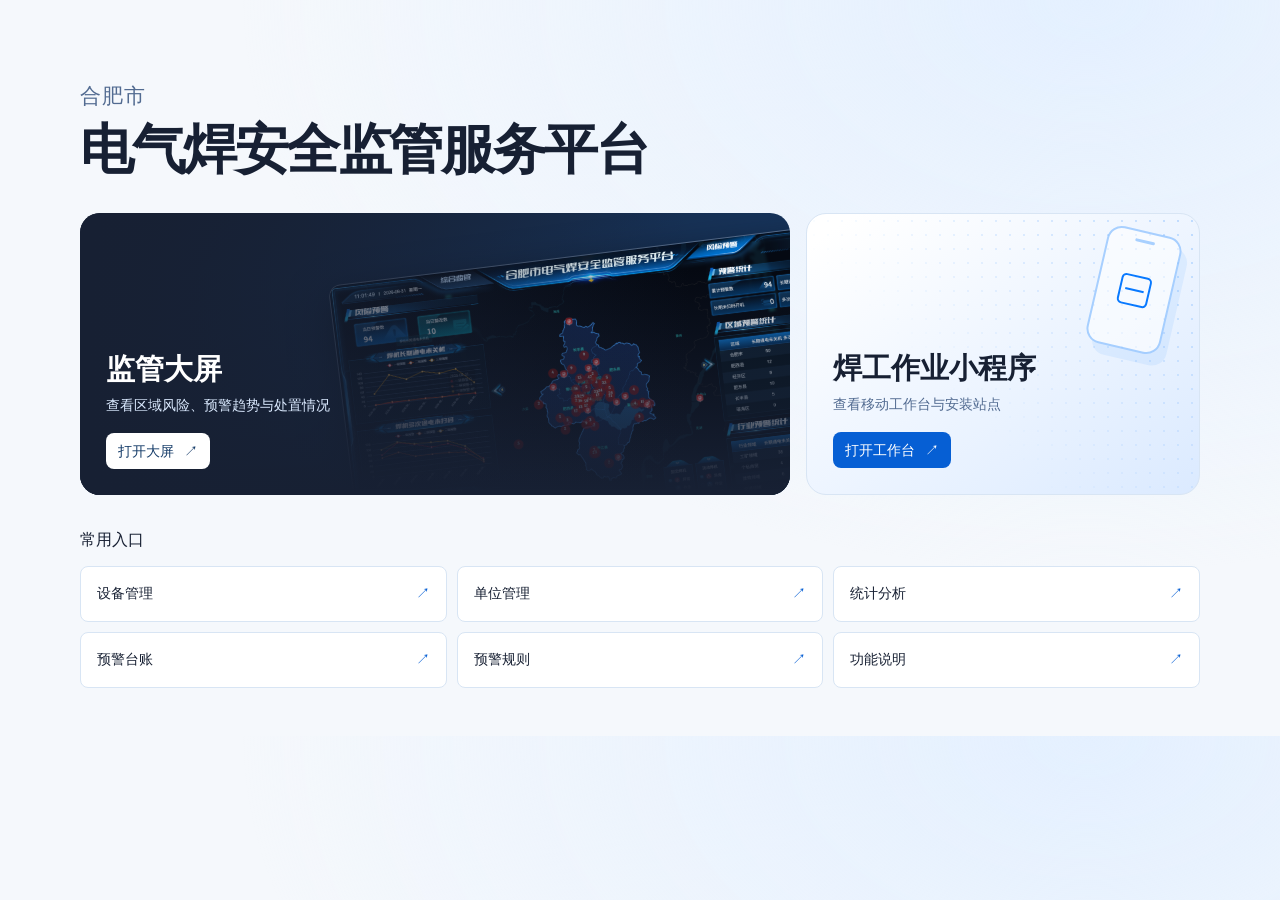
<file: index.html>
<!doctype html>
<html lang="zh-CN">
<head>
  <meta charset="utf-8">
  <meta name="viewport" content="width=device-width, initial-scale=1">
  <title>平台入口 · 合肥市电气焊安全监管服务平台</title>
  <style>
    :root { --ink: #172033; --blue: #0879ff; --pale: #eef6ff; --line: #d8e5f4; }
    * { box-sizing: border-box; }
    body { margin: 0; color: var(--ink); background: radial-gradient(ellipse at 85% 0, #e4f0ff, transparent 55%), #f5f8fc; font: 14px/1.65 "Microsoft YaHei", "PingFang SC", sans-serif; }
    main { width: min(1120px, 100% - 48px); margin-inline: auto; padding-block: clamp(32px, 7vw, 84px) 48px; }
    h1, h2, p { margin: 0; }
    h1 { max-width: 20em; font-size: clamp(27px, 4.6vw, 54px); line-height: 1.2; letter-spacing: -.045em; font-weight: 600; text-wrap: balance; }
    h1 span { display: block; font-size: .38em; letter-spacing: .05em; margin-bottom: 8px; color: #526b91; font-weight: 400; }
    a { color: inherit; text-decoration: none; }
    a:focus-visible { outline: 3px solid var(--blue); outline-offset: 4px; }
    .featured { display: grid; grid-template-columns: 1.8fr 1fr; gap: 16px; margin-top: 32px; }
    .feature { position: relative; min-height: 282px; overflow: hidden; isolation: isolate; display: flex; flex-direction: column; align-items: flex-start; justify-content: flex-end; padding: 26px; border-radius: 20px; transition: box-shadow .2s, transform .2s; }
    .feature:hover { transform: translateY(-3px); box-shadow: 0 14px 32px #17203324; }
    .dashboard { color: white; background: linear-gradient(135deg, #172033, #173c6b); }
    .dashboard img { position: absolute; z-index: -2; width: 74%; height: auto; top: 14%; left: 37%; border: 1px solid #ffffff40; border-radius: 12px; transform: rotate(-7deg); box-shadow: 0 16px 42px #0008; }
    .dashboard::after { content: ""; position: absolute; z-index: -1; inset: 0; background: linear-gradient(90deg, #172033 1%, transparent 86%), linear-gradient(0deg, #172033 1%, transparent 80%); }
    .mobile { border: 1px solid var(--line); background: linear-gradient(145deg, white 6%, #dbeaff); }
    .mobile::before { content: ""; position: absolute; z-index: -2; inset: 0; background: radial-gradient(circle, #0879ff35 1px, transparent 1.5px) 0 0 / 14px 14px; mask-image: linear-gradient(225deg, black, transparent 65%); }
    .phone { position: absolute; z-index: -1; top: 16px; right: 27px; width: 76px; height: 120px; border: 2px solid #0879ff55; border-radius: 15px; background: #ffffff8c; transform: rotate(13deg); box-shadow: 8px 10px 0 #0879ff13; display: grid; place-items: center; }
    .phone::before { content: ""; position: absolute; top: 7px; width: 20px; height: 3px; border-radius: 8px; background: #0879ff55; }
    .phone::after { content: ""; width: 27px; height: 27px; border: 2px solid var(--blue); border-radius: 5px; background: linear-gradient(var(--blue), var(--blue)) center / 70% 2px no-repeat; }
    .feature-title { font-size: clamp(21px, 3vw, 29px); line-height: 1.3; font-weight: 600; }
    .feature p { margin: 6px 0 16px; color: #526b91; }
    .dashboard p { color: #dbeaff; }
    .action { display: inline-flex; gap: 10px; align-items: center; min-height: 36px; padding-inline: 12px; background: white; border-radius: 8px; color: #143b68; }
    .mobile .action { background: #065fd4; color: white; }
    .quick { margin-top: 32px; }
    .quick h2 { margin-bottom: 12px; font-size: 16px; font-weight: 400; }
    .quick-grid { display: grid; grid-template-columns: repeat(3, minmax(0, 1fr)); gap: 10px; }
    .quick-grid a { display: flex; justify-content: space-between; align-items: center; min-height: 56px; padding: 10px 16px; border: 1px solid var(--line); border-radius: 8px; background: white; }
    .quick-grid a:hover { border-color: var(--blue); background: var(--pale); }
    .quick-grid span { color: #065fd4; }
    @media (max-width: 720px) {
      main { width: min(100% - 32px, 520px); }
      .featured { grid-template-columns: 1fr; margin-top: 22px; }
      .feature { min-height: 234px; padding: 20px; }
      .quick-grid { grid-template-columns: repeat(2, minmax(0, 1fr)); }
      .quick-grid a { padding-inline: 10px; }
    }
    @media (prefers-reduced-motion: reduce) {
      .feature { transition: none; }
      .feature:hover { transform: none; }
    }
  </style>
</head>
<body>
  <main>
    <h1><span>合肥市</span>电气焊安全监管服务平台</h1>
    <nav class="featured" aria-label="主要入口">
      <a class="feature dashboard" href="./pages/index.html">
        <img src="./assets/guide/dashboard.png" alt="" width="1920" height="1080">
        <h2 class="feature-title">监管大屏</h2>
        <p>查看区域风险、预警趋势与处置情况</p>
        <span class="action" aria-hidden="true">打开大屏 <span>↗</span></span>
      </a>
      <a class="feature mobile" href="./pages/mini-workbench.html">
        <span class="phone" aria-hidden="true"></span>
        <h2 class="feature-title">焊工作业小程序</h2>
        <p>查看移动工作台与安装站点</p>
        <span class="action" aria-hidden="true">打开工作台 <span>↗</span></span>
      </a>
    </nav>
    <section class="quick" aria-labelledby="quick-title">
      <h2 id="quick-title">常用入口</h2>
      <nav class="quick-grid" aria-labelledby="quick-title">
        <a href="./device-management.html">设备管理<span aria-hidden="true">↗</span></a>
        <a href="./pages/enterprise-management.html">单位管理<span aria-hidden="true">↗</span></a>
        <a href="./pages/analytics.html">统计分析<span aria-hidden="true">↗</span></a>
        <a href="./pages/ledger.html">预警台账<span aria-hidden="true">↗</span></a>
        <a href="./pages/warning-rules.html">预警规则<span aria-hidden="true">↗</span></a>
        <a href="./pages/docs.html">功能说明<span aria-hidden="true">↗</span></a>
      </nav>
    </section>
  </main>
</body>
</html>
</file>
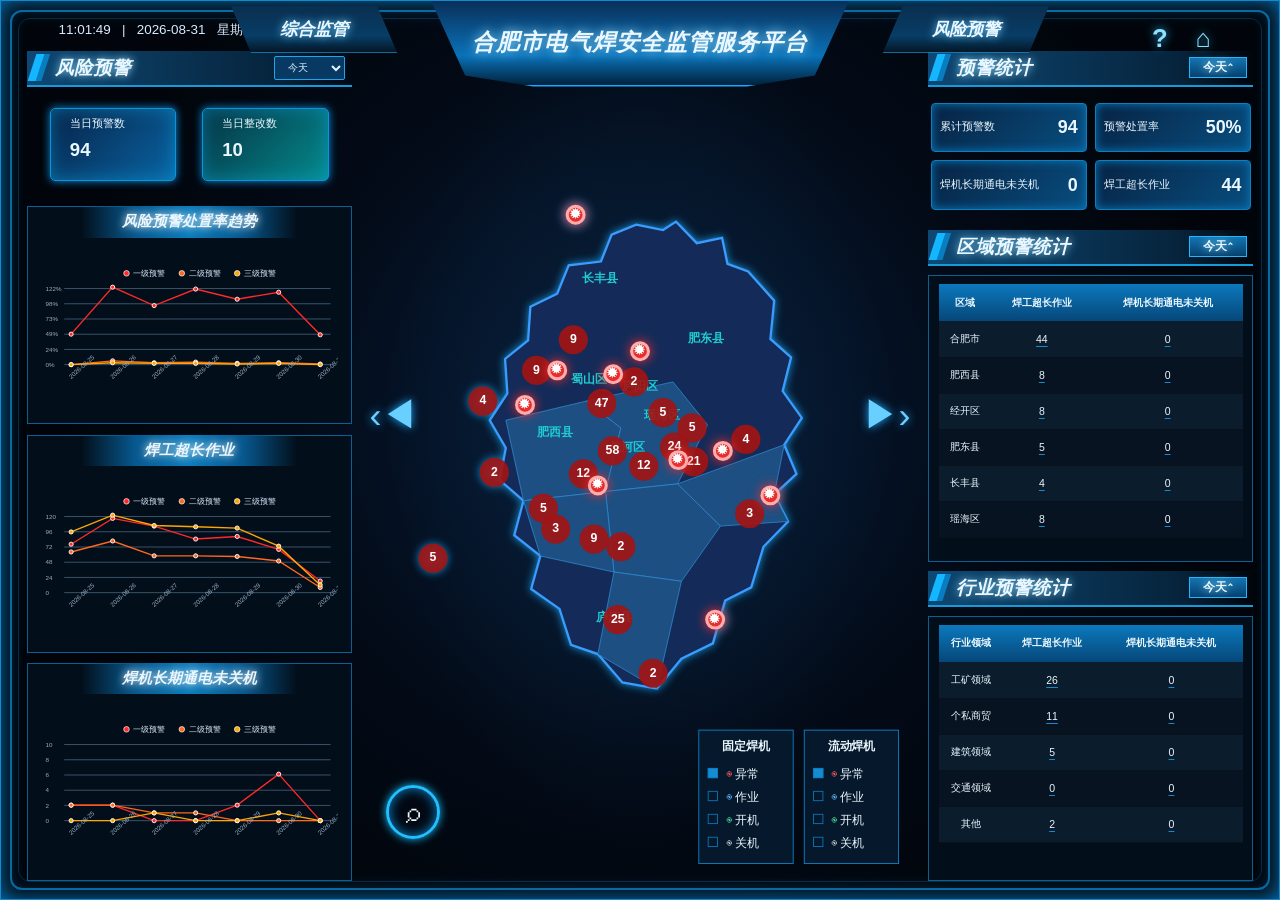
<file: pages/index.html>
<!doctype html>
<html lang="zh-CN">
<head>
  <meta charset="UTF-8" />
  <meta name="viewport" content="width=device-width,initial-scale=1" />
  <title>合肥市电气焊安全监管服务平台</title>
  <style>
    *{box-sizing:border-box}html,body{margin:0;height:100%;overflow:hidden;background:#020812;color:#eaf7ff;font-family:"Microsoft YaHei",Arial,sans-serif}body{background:radial-gradient(circle at 50% 46%,#082244 0,#030b18 42%,#01050b 72%)}
    .screen{width:100vw;height:100vh;min-width:1180px;min-height:650px;position:relative;padding:5.5vh 2vw 2vh;display:grid;grid-template-columns:26.5% 45% 26.5%;gap:1%;border:1px solid #0d8bd3;box-shadow:inset 0 0 22px #0875b8}
    .screen:before,.screen:after{content:"";position:absolute;inset:9px;border:2px solid #0a8ed6;border-radius:12px;pointer-events:none;opacity:.7}.screen:after{inset:17px;border-width:1px;opacity:.25}
    header{position:absolute;top:0;left:31%;width:38%;height:9.5vh;background:linear-gradient(180deg,#092f59,#0a72b9 65%,#01223c);clip-path:polygon(7% 0,93% 0,86% 87%,72% 100%,28% 100%,14% 87%);display:flex;justify-content:center;align-items:center;text-shadow:0 0 12px #90dbff;z-index:3;border-bottom:2px solid #16aaff}
    header h1{font-size:1.8vw;margin:0;white-space:nowrap;font-style:italic;letter-spacing:1px}.clock{position:absolute;top:2.2vh;left:4.5%;font-size:1.05vw;color:#d7ebff;z-index:4}.topLabel{position:absolute;top:.55vh;width:13%;height:5.2vh;display:flex;align-items:center;justify-content:center;font-size:1.35vw;font-weight:800;font-style:italic;z-index:5;background:linear-gradient(180deg,#0a2e50,#083d66 65%,#041728);border-bottom:1px solid #168aca;text-shadow:0 0 8px #68caff}.topLabel.left{left:18%;clip-path:polygon(0 0,88% 0,100% 100%,12% 100%)}.topLabel.right{right:18%;clip-path:polygon(12% 0,100% 0,88% 100%,0 100%)}.home{position:absolute;right:4.6%;top:1.9vh;width:2.6vw;min-width:34px;height:4.5vh;min-height:34px;display:grid;place-items:center;color:#8ee0ff;font-size:2vw;font-weight:800;text-decoration:none;z-index:6;text-shadow:0 0 10px #2dbaff;transition:.2s}.home:hover{transform:scale(1.12);color:#fff}
    .col{display:flex;flex-direction:column;gap:1.15vh;min-height:0}.section-title{height:4.1vh;display:flex;align-items:center;padding-left:2.2vw;font-size:1.45vw;font-weight:900;font-style:italic;background:linear-gradient(90deg,#0e4874 0,#06233b 78%,transparent);border-bottom:2px solid #159bd9;position:relative;text-shadow:0 0 8px #8fdcff}.section-title:before{content:"";position:absolute;left:.4vw;width:.65vw;height:3vh;background:#14b7ff;transform:skew(-18deg);box-shadow:.45vw 0 #087ec1}.range{margin-left:auto;margin-right:.5vw;padding:.2vh 1vw;background:linear-gradient(#1374b1,#06406e);border:1px solid #1fb7ff;font-size:.9vw;font-style:normal}
    .cards{display:grid;grid-template-columns:1fr 1fr;gap:2vw;padding:1.1vh 1.8vw 1.6vh}.card{height:8.2vh;border:1px solid #0d94d8;border-radius:5px;background:linear-gradient(135deg,#072348,#0964a3);box-shadow:inset 0 0 18px #0aa5e080,0 0 8px #0d8fe3;padding:.9vh 1.5vw}.card.teal{background:linear-gradient(135deg,#053344,#058a8c)}.card span{display:block;font-size:.85vw}.card strong{font-size:1.45vw;line-height:4.2vh}
    .panel{border:1px solid #0d5f91;background:#03101cd9;position:relative;min-height:0}.chartPanel{flex:1;padding:0 1vw 1vh}.chart-title{text-align:center;height:3.5vh;line-height:3.5vh;margin:-1px 3.2vw 0;background:linear-gradient(90deg,transparent,#07588e,#0c7cbc,#07588e,transparent);font-size:1.15vw;font-weight:800;font-style:italic;text-shadow:0 0 8px #fff}.chart{width:100%;height:calc(100% - 3.7vh)}
    .legend{font-size:11px;fill:#dcecff}.gridline{stroke:#53708a;stroke-width:1}.axislabel{font-size:9px;fill:#9db3c8}.line1{fill:none;stroke:#ff2929;stroke-width:2}.line2{fill:none;stroke:#ff681f;stroke-width:2}.line3{fill:none;stroke:#ffa600;stroke-width:2}.dot{stroke:#fff;stroke-width:1.3}
    .center{position:relative;min-height:0}.mapBg{position:absolute;inset:0;background:radial-gradient(ellipse at 50% 45%,#071c32 0,transparent 64%)}.map{width:100%;height:100%;filter:drop-shadow(0 0 4px #178fd5)}.district{fill:#142b59;stroke:#3a9cff;stroke-width:3}.sub{fill:#1e4f82;stroke:#2d8bd0;stroke-width:1}.city{fill:#20cbd1;font-size:16px;font-weight:bold}.bubble circle{fill:#a31312;opacity:.9}.bubble text{fill:#fff;font-size:16px;font-weight:bold;text-anchor:middle;dominant-baseline:middle}.marker circle{fill:#e82d2d;stroke:#ffacac;stroke-width:4;filter:drop-shadow(0 0 7px #ff2b2b)}.marker text{font-size:15px;fill:#fff;text-anchor:middle;dominant-baseline:middle}.zoom{position:absolute;left:4%;bottom:5%;width:54px;height:54px;border-radius:50%;border:3px solid #22bfff;box-shadow:0 0 8px #16bfff,inset 0 0 12px #0d83ca;display:grid;place-items:center;font-size:28px}.switches{position:absolute;right:3%;bottom:2%;display:flex;gap:12px}.switch{width:112px;border:1px solid #0f83ca;background:#06182b;padding:10px;font-size:14px}.switch b{display:block;text-align:center;margin-bottom:10px}.switch div{line-height:27px}.switch i{display:inline-block;width:12px;height:12px;border:1px solid #087ac4;margin-right:9px}.switch i.on{background:#138dd0}.red{color:#ff5c5c}.blue{color:#5eb9ff}.green{color:#4ae19d}.gray{color:#c8ced1}
    .stats{display:grid;grid-template-columns:1fr 1fr;gap:.9vh .6vw;padding:.8vh .2vw 1.2vh}.stat{height:5.5vh;border:1px solid #0e7fbd;border-radius:4px;background:linear-gradient(135deg,#072343,#084e80);box-shadow:inset 0 0 10px #0878bb;padding:.7vh .65vw;font-size:.84vw;display:flex;align-items:center}.stat strong{font-size:1.4vw;margin-left:auto}.tableWrap{padding:.9vh .75vw 1vh;flex:1;min-height:0}.right .tableWrap:first-of-type{flex:1.08}.right .tableWrap:last-of-type{flex:.92}table{width:100%;border-collapse:collapse;font-size:.82vw;text-align:center}th{background:linear-gradient(#0b79bd,#064779);font-weight:700;height:4.2vh;white-space:nowrap}td{height:4vh;background:#0b1c2d;border-bottom:1px solid #07121d}tr:nth-child(even) td{background:#071321}.right{gap:1vh}.right .section-title{height:4vh}.mapNav{position:absolute;top:41%;font-size:2.8vw;color:#69cfff;text-shadow:0 0 10px #22aaff}.mapNav.l{left:1%}.mapNav.r{right:1%}
    .clickable{cursor:pointer}.clickable:hover{filter:brightness(1.3)}.clickable-value{cursor:pointer;color:#eaf7ff;text-decoration:underline;text-decoration-color:#148bd0;text-underline-offset:3px}
    .modal-mask{position:fixed;inset:0;background:#000a;z-index:20;display:none;align-items:center;justify-content:center}.modal-mask.open{display:flex}.alert-modal{width:min(1500px,94vw);height:min(850px,90vh);min-width:950px;background:#061a30f5;border:1px solid #18aaf7;border-radius:6px;box-shadow:0 0 18px #078ed9;position:relative;padding:220px 34px 20px}.alert-modal.table-mode{height:min(760px,84vh);padding-top:112px}.alert-modal.table-mode .modal-metrics{display:none}.modal-head{position:absolute;left:0;right:0;top:0;height:82px;border-bottom:1px solid #0a5383}.rule-tip{position:absolute;left:34px;top:35px;font-weight:700;font-size:18px}.modal-title{position:absolute;left:37%;right:37%;top:18px;height:48px;display:flex;align-items:center;justify-content:center;font-weight:800;font-size:22px;background:linear-gradient(90deg,transparent,#0a6196 22%,#1079ba 50%,#0a6196 78%,transparent);border-bottom:2px solid #19aaf3;text-shadow:0 0 7px #aeeaff}.modal-close{position:absolute;right:22px;top:25px;width:34px;height:34px;border:1px solid #149bdd;border-radius:50%;background:transparent;color:#1bb7ff;font-size:26px;line-height:28px;cursor:pointer}.modal-metrics{position:absolute;left:34px;right:34px;top:104px;display:grid;grid-template-columns:repeat(4,1fr);gap:20px}.modal-metric{height:94px;border:1px solid #0e8ed0;border-radius:4px;background:linear-gradient(135deg,#063452,#0964a3);box-shadow:inset 0 0 14px #0aa5e060,0 0 7px #0d8fe3;padding:14px 25px;font-size:16px}.modal-metric:first-child{background:linear-gradient(135deg,#075063,#05939c)}.modal-metric.active{border-color:#40c9ff;box-shadow:inset 0 0 20px #1bbfff88,0 0 12px #1ab5ff}.modal-metric strong{display:block;font-size:30px;margin-top:7px}.filters{display:grid;grid-template-columns:1fr 1fr 1.05fr 1.7fr;gap:18px 24px;margin-bottom:20px}.field{display:flex;align-items:center;gap:12px;min-width:0}.type-filter-field{display:none}.table-mode .type-filter-field{display:flex}.field label{font-weight:700;white-space:nowrap;font-size:16px}.field select,.field input{min-width:0;flex:1;height:40px;background:#06162a;border:1px solid #1768a4;border-radius:4px;color:#a9b9cb;padding:0 12px}.actions{display:flex;gap:14px;justify-content:flex-end;align-items:center}.modal-btn{height:40px;padding:0 25px;border:1px solid #179be1;border-radius:4px;background:linear-gradient(#1482c2,#075486);color:white;font-weight:700;cursor:pointer}.detail-table{table-layout:fixed;font-size:14px}.detail-table th{height:68px}.detail-table td{height:50px;padding:0 8px;white-space:nowrap;overflow:hidden;text-overflow:ellipsis}.detail-table .link{color:#17a9ff;cursor:pointer}.pagination{position:absolute;left:24px;right:24px;bottom:20px;height:42px;display:flex;align-items:center;justify-content:center;gap:8px}.page{min-width:42px;height:40px;display:grid;place-items:center;border:1px solid #185e91;border-radius:4px;background:#06162a}.page.active{background:#0b8de0}.page-info{margin-left:14px}.filter-actions{grid-column:4;justify-self:end}
    .drawer-mask{position:fixed;inset:0;background:#0005;z-index:30;visibility:hidden;opacity:0;transition:.25s}.drawer-mask.open{visibility:visible;opacity:1}.detail-drawer{position:absolute;right:0;top:0;width:min(560px,92vw);height:100%;background:#0b1d38;color:#f1f6ff;box-shadow:-8px 0 22px #0009;transform:translateX(100%);transition:transform .28s ease;padding:120px 30px 24px;overflow:auto}.drawer-mask.open .detail-drawer{transform:translateX(0)}.drawer-head{position:absolute;top:0;left:0;right:0;height:92px;border-bottom:1px solid #204a7c;padding:30px 36px;font-size:22px;font-weight:800}.drawer-head:before{content:"";display:inline-block;width:7px;height:24px;border-radius:4px;background:#3ba1ff;margin-right:15px;vertical-align:-5px}.drawer-close{position:absolute;right:30px;top:24px;border:0;background:transparent;color:white;font-size:38px;cursor:pointer}.drawer-tabs{display:flex;gap:55px;height:60px;border-bottom:3px solid #194f99;font-size:20px;font-weight:700}.drawer-tab{padding-bottom:15px;color:#8792a7}.drawer-tab.active{color:white;border-bottom:3px solid #3ca0ff}.drawer-section h3{font-size:21px;margin:28px 0 22px}.info-list{display:grid;gap:20px;font-size:17px}.info-list b{font-weight:700}.device-alert{display:flex;gap:15px;align-items:flex-start;color:#ff5c5c;font-size:16px;line-height:1.6;margin-bottom:16px}.alarm-icon{width:47px;height:47px;flex:none;border:2px solid #e04a4a;border-radius:50%;display:grid;place-items:center;background:#7e1e23;box-shadow:0 0 8px #f34848;font-size:24px}.device-table th{height:54px;font-size:17px}.device-table td{height:92px;background:#07172d!important;font-size:16px;line-height:1.8}.drawer-pages{display:flex;justify-content:flex-end;align-items:center;gap:9px;margin-top:8px}.drawer-pages .page{min-width:36px;height:36px}.track-pane{display:none;padding-top:24px;color:#a9b9cb}
    .time-select{margin-left:auto;margin-right:.5vw;height:2.7vh;min-height:24px;padding:0 1.6vw 0 .7vw;border:1px solid #1ca6ec;border-radius:2px;background:#073963;color:#dff5ff;font-size:.78vw;cursor:pointer;outline:none}.time-select option{background:#06233d;color:#eaf7ff}
    @media(max-aspect-ratio:1.5){.screen{min-width:1000px}.switches{transform:scale(.85);transform-origin:right bottom}}
  </style>
</head>
<body>
<main class="screen">
  <div class="clock">11:01:49&nbsp;&nbsp; | &nbsp;&nbsp;2026-08-31&nbsp;&nbsp; 星期一</div><div class="topLabel left">综合监管</div><header><h1>合肥市电气焊安全监管服务平台</h1></header><div class="topLabel right">风险预警</div><a class="home" style="right:8%" href="docs.html" aria-label="查看功能说明">?</a><a class="home" href="analytics.html" aria-label="进入统计分析页面">⌂</a>
  <section class="col left">
    <div class="section-title">风险预警 <select class="time-select" aria-label="风险预警时间筛选"><option>今天</option><option>本周</option><option>本月</option></select></div>
    <div class="cards"><div class="card"><span>当日预警数</span><strong>94</strong></div><div class="card teal"><span>当日整改数</span><strong>10</strong></div></div>
    <div class="panel chartPanel"><div class="chart-title">风险预警处置率趋势</div><svg class="chart" viewBox="0 0 430 175" data-unit="%" data-chart="48,122,93,119,103,114,47|0,6,3,4,2,3,1|0,3,2,2,1,2,0"></svg></div>
    <div class="panel chartPanel clickable alert-trigger" data-alert-type="焊工超长作业"><div class="chart-title">焊工超长作业</div><svg class="chart" viewBox="0 0 430 175" data-chart="75,115,103,83,87,67,18|63,80,57,57,56,49,8|94,120,104,102,100,72,12"></svg></div>
    <div class="panel chartPanel clickable alert-trigger" data-alert-type="焊机长期通电未关机"><div class="chart-title">焊机长期通电未关机</div><svg class="chart" viewBox="0 0 430 175" data-chart="2,2,0,0,2,6,0|2,2,1,1,0,0,0|0,0,1,0,0,1,0"></svg></div>
  </section>
  <section class="center">
    <div class="mapBg"></div><div class="mapNav l">‹◀</div><div class="mapNav r">▶›</div>
    <svg class="map" viewBox="0 0 720 820" aria-label="合肥市区域预警地图">
      <path class="district" d="M355 95 L390 102 407 91 434 119 467 112 474 146 501 156 535 194 530 244 557 268 546 312 571 347 548 382 564 420 535 447 553 482 521 515 505 568 471 585 455 641 414 661 382 700 337 692 305 655 270 643 255 596 218 570 230 527 196 500 208 455 177 428 185 386 164 350 187 315 184 270 214 246 217 202 252 185 267 148 309 143 323 108 Z"/>
      <path class="sub" d="M185 350 L290 325 335 360 315 443 208 455Z"/><path class="sub" d="M290 325 L403 300 448 356 409 433 315 443 335 360Z"/><path class="sub" d="M315 443 L409 433 465 488 414 560 326 548Z"/><path class="sub" d="M208 455 L315 443 326 548 230 527Z"/><path class="sub" d="M409 433 L548 382 535 447 553 482 465 488Z"/><path class="sub" d="M326 548 L414 560 382 700 305 655Z"/>
      <text class="city" x="284" y="170">长丰县</text><text class="city" x="422" y="248">肥东县</text><text class="city" x="225" y="370">肥西县</text><text class="city" x="270" y="302">蜀山区</text><text class="city" x="336" y="310">庐阳区</text><text class="city" x="365" y="348">瑶海区</text><text class="city" x="320" y="390">包河区</text><text class="city" x="302" y="612">庐江县</text>
      <g id="bubbles"></g><g id="markers"></g>
    </svg>
    <div class="zoom">⌕</div><div class="switches"><div class="switch"><b>固定焊机</b><div><i class="on"></i><span class="red">◉</span> 异常</div><div><i></i><span class="blue">◉</span> 作业</div><div><i></i><span class="green">◉</span> 开机</div><div><i></i><span class="gray">◉</span> 关机</div></div><div class="switch"><b>流动焊机</b><div><i class="on"></i><span class="red">◉</span> 异常</div><div><i></i><span class="blue">◉</span> 作业</div><div><i></i><span class="green">◉</span> 开机</div><div><i></i><span class="gray">◉</span> 关机</div></div></div>
  </section>
  <section class="col right">
    <div class="section-title">预警统计 <span class="range">今天⌃</span></div>
    <div class="stats"><div class="stat clickable alert-trigger" data-alert-type="全部预警">累计预警数<strong>94</strong></div><div class="stat clickable alert-trigger" data-alert-type="预警处置率">预警处置率<strong>50%</strong></div><div class="stat clickable alert-trigger" data-alert-type="焊机长期通电未关机">焊机长期通电未关机<strong>0</strong></div><div class="stat clickable alert-trigger" data-alert-type="焊工超长作业">焊工超长作业<strong>44</strong></div></div>
    <div class="section-title">区域预警统计 <span class="range">今天⌃</span></div>
    <div class="panel tableWrap"><table><thead><tr><th>区域</th><th>焊工超长作业</th><th>焊机长期通电未关机</th></tr></thead><tbody><tr><td>合肥市</td><td>44</td><td>0</td></tr><tr><td>肥西县</td><td>8</td><td>0</td></tr><tr><td>经开区</td><td>8</td><td>0</td></tr><tr><td>肥东县</td><td>5</td><td>0</td></tr><tr><td>长丰县</td><td>4</td><td>0</td></tr><tr><td>瑶海区</td><td>8</td><td>0</td></tr></tbody></table></div>
    <div class="section-title">行业预警统计 <span class="range">今天⌃</span></div>
    <div class="panel tableWrap"><table><thead><tr><th>行业领域</th><th>焊工超长作业</th><th>焊机长期通电未关机</th></tr></thead><tbody><tr><td>工矿领域</td><td>26</td><td>0</td></tr><tr><td>个私商贸</td><td>11</td><td>0</td></tr><tr><td>建筑领域</td><td>5</td><td>0</td></tr><tr><td>交通领域</td><td>0</td><td>0</td></tr><tr><td>其他</td><td>2</td><td>0</td></tr></tbody></table></div>
  </section>
</main>
<div class="modal-mask" id="alertModal" role="dialog" aria-modal="true" aria-labelledby="alertTitle">
  <div class="alert-modal">
    <div class="modal-head"><div class="rule-tip">●&nbsp; 预警规则说明</div><div class="modal-title" id="alertTitle">预警统计</div><button class="modal-close" aria-label="关闭">×</button></div>
    <div class="modal-metrics"><div class="modal-metric" data-metric-type="全部预警">累计预警数<strong>433230</strong></div><div class="modal-metric" data-metric-type="预警处置率">预警处置率<strong>86%</strong></div><div class="modal-metric" data-metric-type="焊工超长作业">焊工超长作业<strong>13314</strong></div><div class="modal-metric" data-metric-type="焊机长期通电未关机">焊机长期通电未关机<strong>109220</strong></div></div>
    <div class="filters">
      <div class="field"><label>所属区域</label><select><option>安徽省合肥市</option><option>肥西县</option><option>肥东县</option></select></div>
      <div class="field"><label>所属领域</label><select><option>请选择</option><option>工矿领域</option><option>建筑领域</option></select></div>
      <div class="field"><label>企业名称</label><input placeholder="请选择"></div>
      <div class="field"><label>预警时间</label><input value="2026-08-27　—　2026-08-27" readonly></div>
      <div class="field"><label>处置状态</label><select><option>请选择</option><option>已整改</option><option>未整改</option></select></div>
      <div class="field type-filter-field"><label>预警类型</label><select id="warningTypeFilter"><option>焊工超长作业</option><option>焊机长期通电未关机</option></select></div>
      <div class="field"><label>预警级别</label><select><option>请选择</option><option>提醒</option><option>三级预警</option><option>二级预警</option><option>一级预警</option></select></div>
      <div class="field"><label>告警方式</label><select><option>请选择</option><option>短信告警</option><option>电话告警</option></select></div>
      <div class="field"><label>告警状态</label><select><option>请选择</option><option>已告警</option><option>未告警</option></select></div>
      <div class="actions filter-actions"><button class="modal-btn">查询</button><button class="modal-btn">重置</button></div>
    </div>
    <table class="detail-table"><thead><tr><th>序号</th><th>企业名称</th><th>所属区域</th><th>所属领域</th><th>预警类型</th><th>预警时间</th><th>预警级别</th><th>告警对象</th><th>告警方式</th><th>告警状态</th><th>告警时间</th><th>处置状态</th><th>操作</th></tr></thead><tbody id="detailRows"></tbody></table>
    <div class="pagination"><span>前往</span><span class="page">1</span><span>页</span><span class="page">›</span><span class="page active">1</span><span class="page">2</span><span class="page">3</span><span class="page">4</span><span class="page">5</span><span class="page">6</span><span class="page">…</span><span class="page">21</span><span class="page">‹</span><span class="page-info">10条/页　共 208 条</span></div>
  </div>
</div>
<div class="drawer-mask" id="detailDrawer">
  <aside class="detail-drawer" role="dialog" aria-modal="true" aria-labelledby="drawerTitle">
    <div class="drawer-head" id="drawerTitle">详情<button class="drawer-close" aria-label="关闭详情">×</button></div>
    <div class="drawer-tabs"><div class="drawer-tab active" data-pane="detailPane">预警详情</div><div class="drawer-tab" data-pane="trackPane">处置跟踪</div></div>
    <div id="detailPane">
      <section class="drawer-section"><h3>预警信息</h3><div class="info-list">
        <div><b>企业名称：</b><span id="drawerCompany">庞帅帅</span></div><div><b>所属区域：</b>安徽省合肥市包河区常青街道</div><div><b>所属领域：</b>建筑领域</div><div id="drawerDeviceField" style="display:none"><b>设备编号：</b>AXH420011671</div><div><b>预警类型：</b><span id="drawerType">焊工超长作业</span></div><div><b>预警时间：</b>2026-08-31 15:46:00</div><div><b>预警级别：</b><span id="drawerLevel">三级预警</span></div><div><b>告警对象：</b><span id="drawerRecipient">企业负责人</span></div><div><b>告警方式：</b>电话告警</div><div><b>告警状态：</b>未告警</div><div><b>告警时间：</b>--</div>
      </div></section>
      <section class="drawer-section"><h3 id="drawerHistoryTitle">预警设备</h3><div class="device-alert" id="drawerDeviceAlert"><span class="alarm-icon">♟</span><span>焊机使用单位收到报警信息后，第4次通电仍未扫码开机</span></div>
        <table class="device-table"><thead id="drawerHistoryHead"><tr><th>设备编号</th><th>通电开始时间</th><th>通电时长</th></tr></thead><tbody id="drawerHistoryRows"><tr><td>AXH420011671</td><td>2026-08-31<br>15:27:17</td><td>18分</td></tr><tr><td>AXH420011671</td><td>2026-08-31<br>06:37:50</td><td>37分</td></tr><tr><td>AXH420011671</td><td>2026-08-29<br>16:01:58</td><td>1小时51分</td></tr><tr><td>AXH420011671</td><td>2026-08-29<br>15:45:12</td><td>15分</td></tr></tbody></table><div class="drawer-pages"><span>共 4 条</span><span class="page">‹</span><span class="page active">1</span><span class="page">›</span></div>
      </section>
    </div>
    <div class="track-pane" id="trackPane">暂无处置跟踪记录</div>
  </aside>
</div>
<script>
  const NS='http://www.w3.org/2000/svg';
  document.querySelectorAll('[data-chart]').forEach((svg)=>{const sets=svg.dataset.chart.split('|').map(s=>s.split(',').map(Number)), unit=svg.dataset.unit||'', max=Math.max(10,...sets.flat()), y=v=>145-v/max*112; for(let i=0;i<6;i++){const yy=145-i*22;svg.insertAdjacentHTML('beforeend',`<line class="gridline" x1="35" x2="420" y1="${yy}" y2="${yy}"/><text class="axislabel" x="8" y="${yy+3}">${Math.round(max*i/5)}${unit}</text>`)};['一级预警','二级预警','三级预警'].forEach((n,i)=>svg.insertAdjacentHTML('beforeend',`<circle cx="${125+i*80}" cy="13" r="4" fill="${['#ff2929','#ff681f','#ffa600'][i]}" stroke="#fff"/><text class="legend" x="${135+i*80}" y="17">${n}</text>`));sets.forEach((a,i)=>{const pts=a.map((v,j)=>`${45+j*60},${y(v)}`).join(' ');svg.insertAdjacentHTML('beforeend',`<polyline class="line${i+1}" points="${pts}"/>`);a.forEach((v,j)=>svg.insertAdjacentHTML('beforeend',`<circle class="dot" cx="${45+j*60}" cy="${y(v)}" r="3" fill="${['#ff2929','#ff681f','#ffa600'][i]}"/>`))});for(let j=0;j<7;j++)svg.insertAdjacentHTML('beforeend',`<text class="axislabel" transform="translate(${45+j*60},166) rotate(-42)">2026-08-${25+j}</text>`)});
  const bubbles=[[155,325,4],[225,285,9],[273,245,9],[310,328,47],[352,300,2],[390,340,5],[428,360,5],[498,375,4],[170,418,2],[234,465,5],[286,420,12],[324,390,58],[365,410,12],[405,385,24],[430,404,21],[250,492,3],[300,505,9],[335,515,2],[503,472,3],[331,610,25],[377,680,2],[90,530,5]];
  const markers=[[276,82],[210,330],[252,285],[325,290],[360,260],[410,402],[468,390],[530,448],[458,610],[305,435]];
  const bg=document.querySelector('#bubbles'),mg=document.querySelector('#markers');bubbles.forEach(([x,y,n])=>bg.insertAdjacentHTML('beforeend',`<g class="bubble"><circle cx="${x}" cy="${y}" r="19"/><text x="${x}" y="${y}">${n}</text></g>`));markers.forEach(([x,y])=>mg.insertAdjacentHTML('beforeend',`<g class="marker"><circle cx="${x}" cy="${y}" r="11"/><text x="${x}" y="${y}">✹</text></g>`));
  const modal=document.querySelector('#alertModal'), rows=document.querySelector('#detailRows');
  const companies=['合肥常青机械有限公司','安徽万安汽车零部件有限公司','安徽铱铝建材有限公司','合肥安达工业设备有限公司','安徽力成智能装备有限公司','合肥新港钢结构有限公司'];
  const warningRelations=[['提醒','焊工'],['三级预警','企业负责人'],['二级预警','镇街（社区）应急管理部门'],['一级预警','县区应急局管理部门']];
  const renderRows=(type)=>{rows.innerHTML=companies.map((name,i)=>{const [level,recipient]=warningRelations[i%warningRelations.length],displayType=['全部预警','预警处置率'].includes(type)?(i%2?'焊机长期通电未关机':'焊工超长作业'):type;return `<tr><td>${i+1}</td><td title="${name}">${name}</td><td>安徽省合肥市</td><td>工矿领域</td><td>${displayType}</td><td>2026-08-31 11:${18+i}</td><td>${level}</td><td title="${recipient}">${recipient}</td><td>短信告警</td><td>已告警</td><td>2026-08-31</td><td>待整改</td><td class="link">详情</td></tr>`}).join('')};
  document.querySelectorAll('.right table tbody tr').forEach(tr=>{tr.children[1]?.classList.add('alert-trigger','clickable-value');tr.children[1]?.setAttribute('data-alert-type','焊工超长作业');tr.children[2]?.classList.add('alert-trigger','clickable-value');tr.children[2]?.setAttribute('data-alert-type','焊机长期通电未关机')});
  const openModal=(event)=>{const type=event.currentTarget.dataset.alertType||'焊工超长作业',categoryTypes=['焊工超长作业','焊机长期通电未关机'],detailMode=!!event.currentTarget.closest('.right table')||categoryTypes.includes(type),box=modal.querySelector('.alert-modal');box.classList.toggle('table-mode',detailMode);document.querySelector('#alertTitle').textContent=categoryTypes.includes(type)?type:'预警统计';if(detailMode)document.querySelector('#warningTypeFilter').value=type;document.querySelectorAll('.modal-metric').forEach(card=>card.classList.toggle('active',card.dataset.metricType===type));renderRows(type);modal.classList.add('open');document.body.style.overflow='hidden'}; const closeModal=()=>{modal.classList.remove('open');document.body.style.overflow='hidden'};
  document.querySelectorAll('.alert-trigger').forEach(el=>el.addEventListener('click',openModal));document.querySelector('.modal-close').addEventListener('click',closeModal);modal.addEventListener('click',e=>{if(e.target===modal)closeModal()});document.addEventListener('keydown',e=>{if(e.key==='Escape')closeModal()});
  const drawer=document.querySelector('#detailDrawer');
  const openDrawer=(cell)=>{const tr=cell.closest('tr'),type=tr.children[4].textContent,isOvertime=type==='焊工超长作业',head=document.querySelector('#drawerHistoryHead'),historyRows=document.querySelector('#drawerHistoryRows');document.querySelector('#drawerCompany').textContent=tr.children[1].textContent;document.querySelector('#drawerType').textContent=type;document.querySelector('#drawerLevel').textContent=tr.children[6].textContent;document.querySelector('#drawerRecipient').textContent=tr.children[7].textContent;document.querySelector('#drawerDeviceField').style.display='block';document.querySelector('#drawerHistoryTitle').textContent='预警历史记录';document.querySelector('#drawerDeviceAlert').style.display='none';if(isOvertime){head.innerHTML='<tr><th>预警级别</th><th>作业开始时间</th><th>作业时长</th><th>报警时间</th></tr>';historyRows.innerHTML='<tr><td>提醒</td><td>2026-08-31<br>06:37:50</td><td>8小时12分</td><td>2026-08-31<br>14:50:00</td></tr><tr><td>三级预警</td><td>2026-08-30<br>20:16:32</td><td>12小时36分</td><td>2026-08-31<br>08:52:45</td></tr><tr><td>二级预警</td><td>2026-08-29<br>08:25:10</td><td>14小时08分</td><td>2026-08-29<br>22:33:18</td></tr><tr><td>一级预警</td><td>2026-08-27<br>05:18:06</td><td>16小时21分</td><td>2026-08-27<br>21:39:22</td></tr>'}else{head.innerHTML='<tr><th>预警级别</th><th>通电开始时间</th><th>通电时长</th><th>报警时间</th></tr>';historyRows.innerHTML='<tr><td>提醒</td><td>2026-08-31<br>15:27:17</td><td>12小时18分</td><td>2026-09-01<br>03:45:17</td></tr><tr><td>三级预警</td><td>2026-08-31<br>06:37:50</td><td>14小时37分</td><td>2026-08-31<br>21:14:50</td></tr><tr><td>二级预警</td><td>2026-08-29<br>16:01:58</td><td>1天1小时51分</td><td>2026-08-30<br>17:52:58</td></tr><tr><td>一级预警</td><td>2026-08-27<br>15:45:12</td><td>2天15分</td><td>2026-08-29<br>16:00:12</td></tr>'}drawer.classList.add('open')};
  const closeDrawer=()=>drawer.classList.remove('open');rows.addEventListener('click',e=>{if(e.target.classList.contains('link'))openDrawer(e.target)});document.querySelector('.drawer-close').addEventListener('click',closeDrawer);drawer.addEventListener('click',e=>{if(e.target===drawer)closeDrawer()});
  document.querySelectorAll('.drawer-tab').forEach(tab=>tab.addEventListener('click',()=>{document.querySelectorAll('.drawer-tab').forEach(t=>t.classList.remove('active'));tab.classList.add('active');document.querySelector('#detailPane').style.display=tab.dataset.pane==='detailPane'?'block':'none';document.querySelector('#trackPane').style.display=tab.dataset.pane==='trackPane'?'block':'none'}));
  document.addEventListener('keydown',e=>{if(e.key==='Escape')closeDrawer()});
</script>
</body></html>
</file>
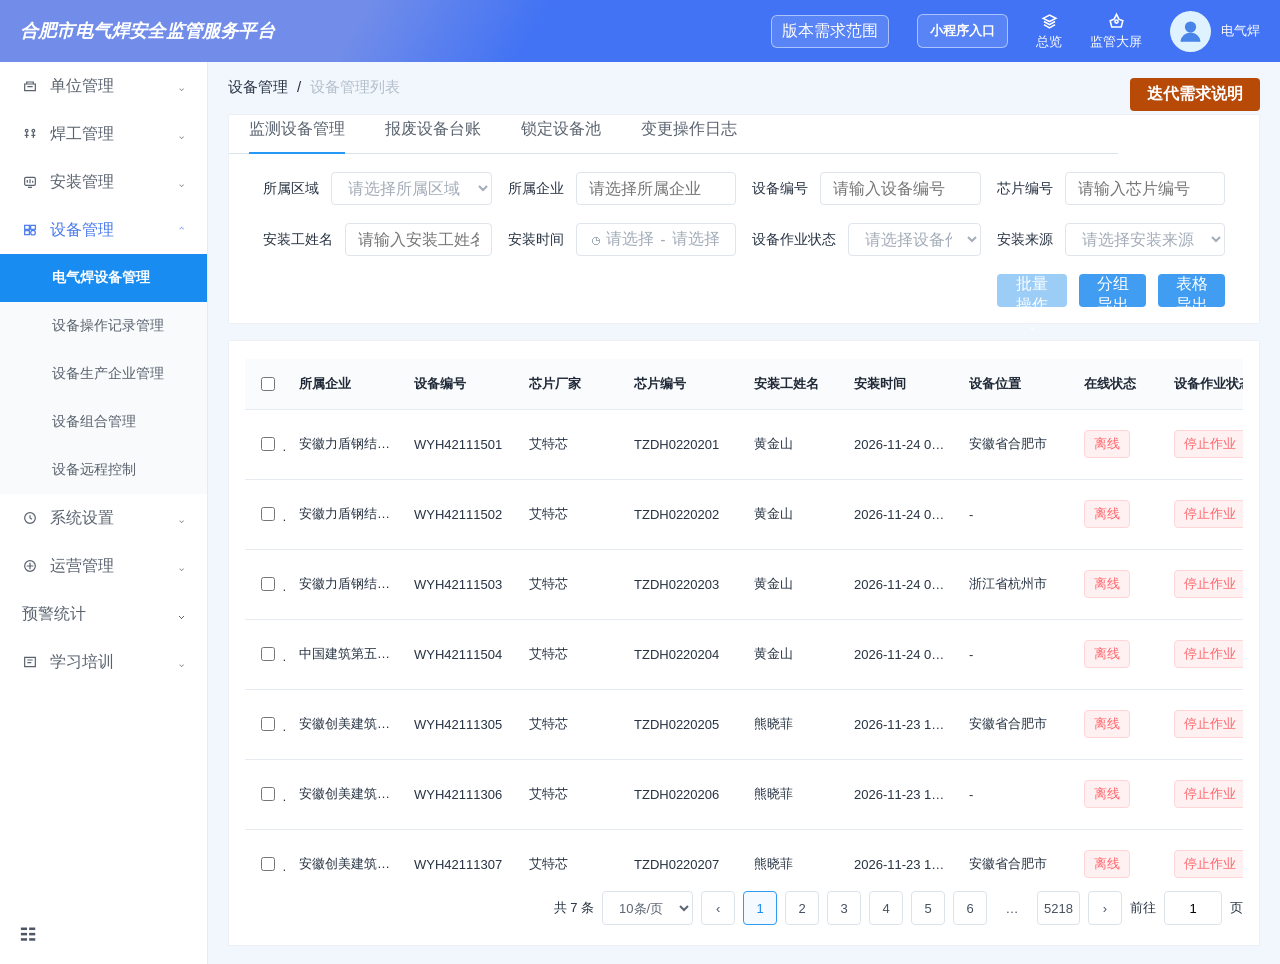
<file: device-management.html>
<!doctype html>
<html lang="zh-CN">
<head>
  <meta charset="UTF-8">
  <meta name="viewport" content="width=device-width, initial-scale=1">
  <title>设备管理列表 - 合肥市电气焊安全监管服务平台</title>
  <style>
    :root{--blue:#3f73f4;--primary:#188cf0;--bg:#f2f7fd;--line:#e6ebf1;--text:#273343;--muted:#8d98a7;--danger:#ff646b;--side:208px}*{box-sizing:border-box}html,body{margin:0;min-height:100%;font-family:"Microsoft YaHei","PingFang SC",Arial,sans-serif;color:var(--text);background:var(--bg)}button,input,select{font:inherit}button,a{outline-offset:3px}button:focus-visible,a:focus-visible,input:focus-visible,select:focus-visible{outline:2px solid #148cf0}::selection{background:#5aa8ff;color:#fff}.topbar{height:62px;background:linear-gradient(120deg,#728de9 0 28%,#4273f4 42% 100%);display:flex;align-items:center;color:#fff;padding:0 20px;position:sticky;top:0;z-index:20}.brand{font-weight:800;font-style:italic;font-size:18px;letter-spacing:.2px}.top-actions{margin-left:auto;display:flex;align-items:center;gap:28px}.top-item{display:grid;place-items:center;gap:2px;color:#fff;text-decoration:none;font-size:13px}.top-item svg{width:19px;height:19px;fill:none;stroke:currentColor;stroke-width:2}.user{display:flex;align-items:center;gap:10px}.avatar{width:41px;height:41px;border-radius:50%;background:#dff2ff;color:#4985e9;display:grid;place-items:center}.avatar svg{width:27px;height:27px;fill:currentColor}.app{display:grid;grid-template-columns:var(--side) minmax(0,1fr);min-height:calc(100vh - 62px)}.sidebar{background:#fff;border-right:1px solid var(--line);position:relative;padding-bottom:48px}.nav-item,.sub-item{height:48px;display:flex;align-items:center;color:#59626e;text-decoration:none;cursor:pointer}.nav-item{padding:0 22px;gap:12px}.nav-item svg{width:16px;height:16px;stroke:currentColor;fill:none;stroke-width:1.8}.chev{margin-left:auto;font-size:13px}.nav-item.open{color:#4778ed}.subnav{background:#f8fafc}.sub-item{padding-left:52px;font-size:14px}.sub-item.active{background:var(--primary);color:#fff;font-weight:700}.collapse{position:absolute;left:20px;bottom:18px;color:#4d5662}.main{padding:16px 20px 18px;min-width:0}.breadcrumb{height:36px;display:flex;align-items:flex-start;gap:9px;font-size:15px}.breadcrumb span:last-child{color:#b3bdca}.panel{background:#fff;border:1px solid #edf1f5}.tabs{height:39px;border-bottom:1px solid #dce3eb;display:flex;gap:40px;padding-left:20px}.tab{border:0;background:transparent;color:#59626f;padding:0 0 10px;position:relative;cursor:pointer}.tab.active:after{content:"";position:absolute;left:0;right:0;bottom:-1px;height:2px;background:#2699f6}.filters{padding:18px 34px 16px;display:grid;grid-template-columns:repeat(4,minmax(210px,1fr));gap:18px 16px}.field{display:flex;align-items:center;gap:12px;min-width:0}.field label{white-space:nowrap;font-size:14px}.control{height:33px;border:1px solid #dfe5eb;border-radius:4px;background:#fff;color:#a3acb8;padding:0 12px;min-width:0;flex:1}.date-control{display:flex;align-items:center;justify-content:space-around}.filter-actions{grid-column:4;display:flex;justify-content:flex-end;gap:12px}.btn{height:33px;border:0;border-radius:4px;padding:0 17px;color:#fff;background:#409df2;cursor:pointer}.btn:active{transform:translateY(1px)}.btn.light{background:#9bcdf7}.btn[disabled]{opacity:.5;cursor:not-allowed}.table-panel{margin-top:16px;padding:18px 16px 12px;overflow:hidden}.table-wrap{overflow:auto;max-height:524px;scrollbar-color:#b9c9d9 #f4f7fa}table{width:100%;border-collapse:collapse;table-layout:fixed;min-width:1470px;font-size:13px;font-variant-numeric:tabular-nums}th{height:50px;background:#fafbfc;text-align:left;color:#1f2937;font-weight:700;border-bottom:1px solid var(--line);padding:0 12px}td{height:70px;border-bottom:1px solid var(--line);padding:0 12px;white-space:nowrap;overflow:hidden;text-overflow:ellipsis}tr:hover td{background:#f8fbff}th:first-child,td:first-child{width:42px;text-align:center}.check{width:14px;height:14px;accent-color:var(--primary)}.tag{display:inline-block;padding:4px 9px;border:1px solid #ffd5d7;background:#fff1f1;color:var(--danger);border-radius:4px}.actions{display:flex;gap:15px}.actions a{color:#168ef1;text-decoration:none;cursor:pointer}.actions a.scrap{color:#e89518}.actions a.delete{color:#ff6368}.pager{height:50px;display:flex;justify-content:flex-end;align-items:center;gap:8px;font-size:13px}.page-size{height:34px;border:1px solid #dce3eb;border-radius:4px;background:#fff;color:#5c6674;padding:0 12px}.page{min-width:34px;height:34px;border:1px solid #dce3eb;background:#fff;border-radius:4px;color:#475160;cursor:pointer}.page.active{border-color:#3199f4;color:#168cf0;background:#f4faff}.page.ellipsis{border:0}.jump{width:58px;height:34px;border:1px solid #dce3eb;border-radius:4px;text-align:center}.toast{position:fixed;right:24px;bottom:24px;background:#26384b;color:#fff;padding:11px 18px;border-radius:6px;box-shadow:0 10px 30px #1b304733;opacity:0;transform:translateY(12px);pointer-events:none;transition:.22s}.toast.show{opacity:1;transform:none}.drawer-mask{position:fixed;inset:0;background:#14283d66;z-index:40;visibility:hidden;opacity:0;transition:.22s}.drawer-mask.open{visibility:visible;opacity:1}.scrap-drawer{position:absolute;right:0;top:0;width:min(440px,92vw);height:100%;background:#fff;box-shadow:-12px 0 38px #19324d2e;transform:translateX(100%);transition:transform .26s cubic-bezier(.2,.8,.2,1);display:flex;flex-direction:column}.drawer-mask.open .scrap-drawer{transform:none}.drawer-head{height:68px;padding:0 24px;border-bottom:1px solid var(--line);display:flex;align-items:center;font-size:18px;font-weight:700}.drawer-close{margin-left:auto;width:34px;height:34px;border:0;background:transparent;color:#677484;font-size:25px;cursor:pointer}.drawer-body{padding:24px;flex:1;overflow:auto}.device-summary{background:#f4f8fd;padding:14px 16px;border-radius:6px;margin-bottom:22px;display:grid;gap:7px;font-size:14px}.device-summary b{color:#26384b}.form-group{margin-bottom:22px}.form-group label{display:block;margin-bottom:9px;font-weight:700}.required{color:#f45b63}.reason{width:100%;min-height:130px;border:1px solid #dce4ec;border-radius:5px;padding:12px;resize:vertical}.upload-box{border:1px dashed #a9c7e5;border-radius:6px;background:#f8fbff;padding:24px;text-align:center;color:#6f7d8d;cursor:pointer}.upload-box:hover{border-color:#409df2;background:#f1f8ff}.upload-box input{display:none}.upload-title{color:#238fe9;font-weight:700;margin-bottom:5px}.file-name{margin-top:10px;color:#2c6f9f;word-break:break-all}.drawer-footer{height:70px;border-top:1px solid var(--line);display:flex;justify-content:flex-end;align-items:center;gap:12px;padding:0 24px}.drawer-footer .btn.secondary{background:#fff;color:#596573;border:1px solid #dce3eb}.empty-state{height:280px;display:grid;place-items:center;color:#929dab}.scrap-proof{color:#188cf0;cursor:pointer;text-decoration:none}@media(max-width:1180px){:root{--side:176px}.filters{grid-template-columns:repeat(2,minmax(250px,1fr))}.filter-actions{grid-column:2}.top-actions{gap:16px}}@media(max-width:760px){.top-item:not(.user){display:none}.app{grid-template-columns:1fr}.sidebar{display:none}.main{padding:12px}.filters{grid-template-columns:1fr;padding:16px}.filter-actions{grid-column:1}.tabs{gap:24px;overflow-x:auto}.brand{font-size:15px}}
    .scrap-ledger colgroup{display:none}.scrap-ledger{min-width:1570px}.scrap-ledger th:last-child{width:158px}.ledger-action{border:0;background:none;color:#126dab;cursor:pointer;padding:6px}.ledger-action:hover{text-decoration:underline}.ledger-detail{border:0;margin:0 0 0 auto;height:100%;max-height:none;width:min(440px,100%);max-width:100%;padding:0;color:var(--text)}.ledger-detail::backdrop{background:#14283d66}.ledger-detail h2{font-size:18px}.ledger-detail dl{padding:0 24px;display:grid;grid-template-columns:auto minmax(0,1fr);gap:14px}.ledger-detail dd{margin:0;overflow-wrap:anywhere}
    .proof-thumb{display:inline-block;margin-right:6px;margin-top:8px;padding:0;border:1px solid var(--line);border-radius:5px;background:#fff;cursor:zoom-in}.proof-thumb img{display:block;width:80px;height:64px;object-fit:cover}.proof-preview{width:max-content;max-width:94vw;max-height:94vh;border:0;border-radius:8px;padding:0;color:var(--text)}.proof-preview::backdrop{background:#14283daa}.proof-preview img{display:block;max-width:92vw;max-height:calc(94vh - 68px);object-fit:contain}
    .proof-gallery{display:grid;grid-template-columns:repeat(3,minmax(0,1fr));gap:8px}.proof-gallery .proof-thumb{display:block;width:100%;min-width:0;margin:0;overflow:hidden}.proof-gallery img{width:100%;height:auto;aspect-ratio:5/4}
    .iteration-trigger{float:right;margin:0 0 8px 12px;background:#b84a08;font-weight:700}.iteration-trigger:hover{background:#963a05}.iteration-dialog{width:min(680px,calc(100% - 32px));max-height:85vh;padding:24px;border:1px solid var(--line);border-radius:12px;color:#344e69}.iteration-dialog::backdrop{background:#14283d80}.iteration-dialog h2{margin:0;color:#9a400b;font-size:20px}.iteration-dialog li{margin:8px 0;line-height:1.7}.iteration-dialog ol{padding-left:22px}.iteration-dialog form{text-align:right}
  .top-actions .mini-entry{display:inline-flex;align-items:center;min-height:34px;padding:4px 12px;border:1px solid #ffffff80;border-radius:6px;background:#ffffff20;color:#fff;font-weight:700;white-space:nowrap}.top-actions .mini-entry:hover{background:#ffffff38}.top-actions .mini-entry:focus-visible{outline-color:#fff}
header.topbar{position:sticky;top:0;z-index:25}.mini-entry{display:inline-flex!important;align-items:center;white-space:nowrap;border:1px solid #ffffff80;border-radius:6px;padding:5px 10px;color:white;text-decoration:none;font-weight:700}
.warning-nav summary{display:flex;align-items:center;justify-content:space-between;cursor:pointer;list-style:none;padding-inline:22px;min-height:48px}.warning-nav summary::-webkit-details-marker{display:none}.warning-nav summary::after{content:"⌄"}.warning-nav[open]>summary::after{transform:rotate(180deg)}.warning-nav>a{display:block;padding-left:42px}
</style>
</head>
<body>
  <header class="topbar"><div class="brand">合肥市电气焊安全监管服务平台</div><div class="top-actions"><button class="scope-trigger" type="button" aria-haspopup="dialog">版本需求范围</button><a class="top-item mini-entry" href="pages/mini-workbench.html">小程序入口</a><a class="top-item" href="pages/analytics.html"><svg viewBox="0 0 24 24"><path d="M4 8l8-4 8 4-8 4-8-4zM5 12l7 4 7-4M5 16l7 4 7-4"/></svg><span>总览</span></a><a class="top-item" href="pages/index.html"><svg viewBox="0 0 24 24"><path d="M12 3l3 6 5 2-2 8H6l-2-8 5-2 3-6z"/><circle cx="12" cy="12" r="2"/></svg><span>监管大屏</span></a><div class="top-item user"><span class="avatar"><svg viewBox="0 0 24 24"><circle cx="12" cy="8" r="4"/><path d="M4 21c1-5 4-7 8-7s7 2 8 7"/></svg></span><span>电气焊</span></div></div></header>
  <div class="app"><aside class="sidebar"><a class="nav-item" href="pages/enterprise-management.html"><svg viewBox="0 0 24 24"><path d="M4 9h16v10H4zM7 9V6h10v3M8 13h8"/></svg>单位管理<span class="chev">⌄</span></a><a class="nav-item"><svg viewBox="0 0 24 24"><circle cx="7" cy="7" r="2"/><circle cx="17" cy="7" r="2"/><path d="M7 9v9M17 9v9M4 14h6M14 14h6"/></svg>焊工管理<span class="chev">⌄</span></a><a class="nav-item"><svg viewBox="0 0 24 24"><rect x="4" y="5" width="16" height="12" rx="2"/><path d="M8 9v4M12 8v6M16 10v3M9 20h6"/></svg>安装管理<span class="chev">⌄</span></a><a class="nav-item open"><svg viewBox="0 0 24 24"><rect x="4" y="5" width="7" height="6"/><rect x="13" y="5" width="7" height="6"/><rect x="4" y="13" width="7" height="6"/><circle cx="16.5" cy="16" r="3.5"/></svg>设备管理<span class="chev">⌃</span></a><div class="subnav"><a class="sub-item active">电气焊设备管理</a><a class="sub-item">设备操作记录管理</a><a class="sub-item">设备生产企业管理</a><a class="sub-item">设备组合管理</a><a class="sub-item">设备远程控制</a></div><a class="nav-item"><svg viewBox="0 0 24 24"><circle cx="12" cy="12" r="8"/><path d="M12 8v4l3 2"/></svg>系统设置<span class="chev">⌄</span></a><a class="nav-item"><svg viewBox="0 0 24 24"><circle cx="12" cy="12" r="8"/><path d="M12 7v10M7 12h10"/></svg>运营管理<span class="chev">⌄</span></a><details class="warning-nav"><summary class="nav-item">预警统计</summary><a class="sub-item" href="pages/analytics.html">统计分析</a><a class="sub-item" href="pages/ledger.html">预警台账</a></details><a class="nav-item"><svg viewBox="0 0 24 24"><path d="M4 5h16v14H4zM8 9h8M8 13h6"/></svg>学习培训<span class="chev">⌄</span></a><div class="collapse">☷</div></aside>
    <main class="main"><div class="breadcrumb"><span>设备管理</span><span>/</span><span>设备管理列表</span></div><section class="panel"><div class="tabs"><button class="tab active" data-tab="monitor">监测设备管理</button><button class="tab" data-tab="scrapped">报废设备台账</button><button class="tab" data-tab="locked">锁定设备池</button><button class="tab" data-tab="logs">变更操作日志</button></div><div class="filters"><div class="field"><label>所属区域</label><select class="control"><option>请选择所属区域</option><option>合肥市</option><option>包河区</option><option>蜀山区</option></select></div><div class="field"><label>所属企业</label><input class="control" placeholder="请选择所属企业"></div><div class="field"><label>设备编号</label><input class="control" placeholder="请输入设备编号"></div><div class="field"><label>芯片编号</label><input class="control" placeholder="请输入芯片编号"></div><div class="field"><label>安装工姓名</label><input class="control" placeholder="请输入安装工姓名"></div><div class="field"><label>安装时间</label><div class="control date-control"><span>◷</span><span>请选择</span><span>-</span><span>请选择</span></div></div><div class="field"><label>设备作业状态</label><select class="control"><option>请选择设备作业状态</option><option>作业中</option><option>停止作业</option></select></div><div class="field"><label>安装来源</label><select class="control"><option>请选择安装来源</option><option>补贴安装</option><option>自费安装</option></select></div><div class="filter-actions"><button class="btn light" id="batchBtn">批量操作⌄</button><button class="btn" id="groupExport">分组导出</button><button class="btn" id="tableExport">表格导出</button></div></div></section>
      <section class="panel table-panel"><div class="table-wrap"><table><colgroup><col style="width:42px"><col style="width:115px"><col style="width:115px"><col style="width:105px"><col style="width:120px"><col style="width:100px"><col style="width:115px"><col style="width:115px"><col style="width:90px"><col style="width:105px"><col style="width:110px"><col style="width:115px"><col style="width:255px"></colgroup><thead id="tableHead"><tr><th><input class="check" id="checkAll" type="checkbox" aria-label="全选"></th><th>所属企业</th><th>设备编号</th><th>芯片厂家</th><th>芯片编号</th><th>安装工姓名</th><th>安装时间</th><th>设备位置</th><th>在线状态</th><th>设备作业状态</th><th>安装来源</th><th>心跳时间</th><th>操作</th></tr></thead><tbody id="deviceRows"></tbody></table></div><div class="pager"><span id="totalCount">共 52176 条</span><select class="page-size"><option>10条/页</option><option>20条/页</option></select><button class="page">‹</button><button class="page active">1</button><button class="page">2</button><button class="page">3</button><button class="page">4</button><button class="page">5</button><button class="page">6</button><button class="page ellipsis">…</button><button class="page">5218</button><button class="page">›</button><span>前往</span><input class="jump" value="1" aria-label="跳转页码"><span>页</span></div></section></main></div><div class="drawer-mask" id="scrapMask"><aside class="scrap-drawer" role="dialog" aria-modal="true" aria-labelledby="scrapTitle"><header class="drawer-head" id="scrapTitle">设备报废<button class="drawer-close" id="drawerClose" aria-label="关闭">×</button></header><div class="drawer-body"><div class="device-summary"><div><b>设备编号：</b><span id="scrapDeviceNo">--</span></div><div><b>所属企业：</b><span id="scrapCompany">--</span></div></div><div class="form-group"><label for="scrapReason"><span class="required">*</span> 报废原因</label><textarea class="reason" id="scrapReason" maxlength="300" placeholder="请填写设备报废原因（最多300字）"></textarea></div><div class="form-group"><label><span class="required">*</span> 报废凭证</label><label class="upload-box" for="scrapProof"><input id="scrapProof" type="file" multiple accept="image/jpeg,image/png,.jpg,.jpeg,.png"><div class="upload-title">点击上传报废凭证</div><div>仅支持 JPG、PNG 图片，最多 3 张，每张 10 MB</div><div class="file-name" id="proofName">尚未选择文件</div></label></div></div><footer class="drawer-footer"><button class="btn secondary" id="cancelScrap">取消</button><button class="btn" id="confirmScrap" disabled>确定报废</button></footer></aside></div><div class="toast" id="toast"></div>
  <dialog class="ledger-detail" id="ledgerDetail" aria-labelledby="ledgerTitle"><form method="dialog" class="drawer-head"><h2 id="ledgerTitle">设备信息</h2><button class="drawer-close" aria-label="关闭">×</button></form><dl></dl></dialog>
  <dialog class="proof-preview" id="proofPreview" aria-labelledby="proofPreviewTitle">
    <form method="dialog" class="drawer-head"><span id="proofPreviewTitle">报废凭证预览</span><button class="drawer-close" aria-label="关闭预览">×</button></form>
    <img id="proofPreviewImage" alt="报废凭证原图">
  </dialog>
  <dialog class="iteration-dialog" id="iterationDialog" aria-labelledby="iterationTitle">
    <h2 id="iterationTitle">迭代需求说明</h2>
    <ol>
      <li><strong>设备报废</strong>。在监测设备列表中点击“报废”，填写报废原因并上传凭证照片。确认后，设备直接转入报废池，可在报废设备台账中查看。</li>
      <li><strong>报废设备台账</strong>。新增“报废设备台账”页签，用于查询报废记录。
        <ol>
          <li>可按页面提供的筛选条件查询，查询结果按台账表头所列字段展示。</li>
          <li>点击“设备信息”，可查看与监测设备管理中“编辑”页面一致的设备字段。</li>
          <li>点击“报废详情”，可查看设备编号、报废原因、报废凭证和报废时间。点击凭证缩略图可放大预览。</li>
        </ol>
      </li>
      <li><strong>超级管理员与设备锁定</strong>。新增超级管理员角色，供实施运维人员管理设备锁定。
        <ol>
          <li>仅超级管理员可看到并使用“移动到锁定设备池”操作，以及查看“锁定设备池”列表。</li>
          <li>已锁定设备仍显示在普通用户的“监测设备管理”列表中，系统暂停向普通用户推送这些设备的预警信息。</li>
        </ol>
      </li>
    </ol>
    <form method="dialog"><button class="btn" autofocus>关闭</button></form>
  </dialog>
  <script>
    const iterationTrigger=document.createElement('button');
    iterationTrigger.type='button';
    iterationTrigger.className='btn iteration-trigger';
    iterationTrigger.textContent='迭代需求说明';
    iterationTrigger.setAttribute('aria-haspopup','dialog');
    document.querySelector('.main').prepend(iterationTrigger);
    iterationTrigger.addEventListener('click',()=>document.querySelector('#iterationDialog').showModal());
    const devices=[['安徽力盾钢结构有限公司','WYH42111501','艾特芯','TZDH0220201','黄金山','2026-11-24 09:18','安徽省合肥市','补贴安装'],['安徽力盾钢结构有限公司','WYH42111502','艾特芯','TZDH0220202','黄金山','2026-11-24 09:06','-','补贴安装'],['安徽力盾钢结构有限公司','WYH42111503','艾特芯','TZDH0220203','黄金山','2026-11-24 08:49','浙江省杭州市','补贴安装'],['中国建筑第五工程局','WYH42111504','艾特芯','TZDH0220204','黄金山','2026-11-24 08:31','-','自费安装'],['安徽创美建筑工程有限公司','WYH42111305','艾特芯','TZDH0220205','熊晓菲','2026-11-23 17:26','安徽省合肥市','补贴安装'],['安徽创美建筑工程有限公司','WYH42111306','艾特芯','TZDH0220206','熊晓菲','2026-11-23 16:48','-','补贴安装'],['安徽创美建筑工程有限公司','WYH42111307','艾特芯','TZDH0220207','熊晓菲','2026-11-23 15:31','安徽省合肥市','补贴安装']];
    const samples=['设备外观','设备铭牌','损坏部位'].map((label,i)=>{
      const canvas=document.createElement('canvas');
      canvas.width=800;canvas.height=520;
      const c=canvas.getContext('2d');
      c.fillStyle='#edf4fa';c.fillRect(0,0,800,520);
      c.fillStyle='#284761';c.fillRect(190,100,420,245);
      c.fillStyle='#bacddd';c.fillRect(220,130,360,185);
      c.fillStyle='#2877a6';c.fillRect(245+i*95,155,110,135);
      c.fillStyle='#203952';c.textAlign='center';c.font='36px sans-serif';
      c.fillText(label,400,405);
      c.font='23px sans-serif';c.fillText('报废凭证示意图',400,460);
      return canvas.toDataURL('image/png');
    });
    const scrapped=[
      {device:['演示企业甲','DEMO-001','演示芯片','DEMO-C001','演示安装工甲','2024-06-18 09:30','合肥市包河区（演示）','补贴安装'],reason:'设备老化，维修后仍无法正常启动。',proof:'3 张示意图',proofImages:samples,time:'2026-11-24 14:20'},
      {device:['演示企业乙','DEMO-002','演示芯片','DEMO-C002','演示安装工乙','2023-10-12 14:10','合肥市蜀山区（演示）','自费安装'],reason:'主板损坏，经检测无法修复。',proof:'3 张示意图',proofImages:samples,time:'2026-11-23 10:15'}
    ];
    let activeTab='monitor',scrapIndex=-1;
    const rows=document.querySelector('#deviceRows'),head=document.querySelector('#tableHead'),totalCount=document.querySelector('#totalCount'),toast=document.querySelector('#toast'),scrapMask=document.querySelector('#scrapMask'),reason=document.querySelector('#scrapReason'),proof=document.querySelector('#scrapProof'),confirmScrap=document.querySelector('#confirmScrap');
    function notify(msg){toast.textContent=msg;toast.classList.add('show');clearTimeout(window.toastTimer);window.toastTimer=setTimeout(()=>toast.classList.remove('show'),1800)}
    const deviceFields=['所属企业','设备编号','芯片厂家','芯片编号','安装工姓名','安装时间','设备位置','安装来源'];
    const scrapFields=['报废原因','报废凭证','报废时间'];
    const detailDialog=document.querySelector('#ledgerDetail');

    function scrapValues(record){
      return [record.reason,record.proof,record.time];
    }

    function renderLedger(){
      const header=head.insertRow();
      head.replaceChildren(header);
      for(const label of ['序号',...deviceFields,...scrapFields,'操作']){
        const th=document.createElement('th');
        th.scope='col';
        th.textContent=label;
        header.append(th);
      }
      rows.replaceChildren();
      scrapped.forEach((record,index)=>{
        const row=rows.insertRow();
        row.dataset.index=index;
        for(const value of [index+1,...record.device,...scrapValues(record)]){
          const cell=row.insertCell();
          cell.textContent=value;
          cell.title=value;
        }
        const actions=row.insertCell();
        for(const action of ['设备信息','报废详情']){
          const button=document.createElement('button');
          button.type='button';
          button.className='ledger-action';
          button.dataset.action=action;
          button.textContent=action;
          actions.append(button);
        }
      });
      totalCount.textContent='共 '+scrapped.length+' 条';
    }

    function openLedgerDetail(record,action){
      const isDevice=action==='设备信息';
      const [company,number,chipMaker,chipNumber,installer,installedAt,location,source]=record.device;
      const sample=number.startsWith('DEMO-');
      const entries=isDevice?[
        ['所属企业',company],['设备照片','暂无照片'],
        ['设备名称',sample?'烽火ZX7-400（演示）':null],['设备编号',number],
        ['设备厂家',sample?'烽火焊机':null],['芯片厂家',chipMaker],['芯片编号',chipNumber],
        ['安装工姓名',installer],['安装时间',installedAt],
        ['电焊类别',sample?'直流焊机':null],['设备经度',sample?'117.23693':null],
        ['设备纬度',sample?'31.833087':null],['电压',sample?'380V':null],
        ['通讯协议',sample?'焊之芯二代':null],
        ['蓝牙地址',sample?(number==='DEMO-001'?'C135A309D201':'C135A309D202'):null],
        ['设备位置',location],['安装来源',source]
      ]:[
        ['设备编号',number],...scrapFields.map((field,index)=>[field,scrapValues(record)[index]])
      ];
      const list=detailDialog.querySelector('dl');
      detailDialog.querySelector('h2').textContent=action;
      list.replaceChildren();
      entries.forEach(([field,content])=>{
        const term=document.createElement('dt');
        const value=document.createElement('dd');
        term.textContent=field;
        value.textContent=content||'未登记';
        if(field==='报废凭证'){
          if(record.proofImages?.length){
            value.textContent='';
            const gallery=document.createElement('div');
            gallery.className='proof-gallery';
            for(const image of record.proofImages){
            const button=document.createElement('button');
            button.type='button';
            button.className='proof-thumb';
            button.setAttribute('aria-label','放大查看报废凭证');
            const thumbnail=new Image();
            thumbnail.src=image;
            thumbnail.alt='报废凭证缩略图';
            button.append(thumbnail);
            button.onclick=()=>{
              document.querySelector('#proofPreviewImage').src=image;
              document.querySelector('#proofPreview').showModal();
            };
            gallery.append(button);
            }
            value.append(gallery);
          }else{
            value.append(document.createElement('br'),'暂无可预览图片');
          }
        }
        list.append(term,value);
      });
      detailDialog.showModal();
    }
    function render(){head.closest('table').classList.toggle('scrap-ledger',activeTab==='scrapped');if(activeTab==='monitor'){head.innerHTML='<tr><th><input class="check" id="checkAll" type="checkbox" aria-label="全选"></th><th>所属企业</th><th>设备编号</th><th>芯片厂家</th><th>芯片编号</th><th>安装工姓名</th><th>安装时间</th><th>设备位置</th><th>在线状态</th><th>设备作业状态</th><th>安装来源</th><th>心跳时间</th><th>操作</th></tr>';rows.innerHTML=devices.map((d,i)=>`<tr data-index="${i}"><td><input class="check rowCheck" type="checkbox" aria-label="选择设备 ${d[1]}"></td><td title="${d[0]}">${d[0]}</td><td>${d[1]}</td><td>${d[2]}</td><td>${d[3]}</td><td>${d[4]}</td><td>${d[5]}</td><td>${d[6]}</td><td><span class="tag">离线</span></td><td><span class="tag">停止作业</span></td><td>${d[7]}</td><td>2026-11-24 ${9+i}:08</td><td><span class="actions"><a data-action="编辑">编辑</a><a data-action="移动到锁定设备池">移动到锁定设备池</a><a class="scrap" data-action="报废">报废</a><a class="delete" data-action="删除">删除</a></span></td></tr>`).join('');totalCount.textContent=`共 ${devices.length} 条`;document.querySelector('#checkAll').addEventListener('change',e=>document.querySelectorAll('.rowCheck').forEach(c=>c.checked=e.target.checked))}else if(activeTab==='scrapped'){renderLedger()}else{head.innerHTML='<tr><th>提示</th></tr>';rows.innerHTML='<tr><td><div class="empty-state">该页签为界面演示，暂无数据</div></td></tr>';totalCount.textContent='共 0 条'}}
    function openScrap(index){scrapIndex=index;const d=devices[index];document.querySelector('#scrapDeviceNo').textContent=d[1];document.querySelector('#scrapCompany').textContent=d[0];reason.value='';proof.value='';document.querySelector('#proofName').textContent='尚未选择文件';confirmScrap.disabled=true;scrapMask.classList.add('open');reason.focus()}
    function closeScrap(){scrapMask.classList.remove('open');scrapIndex=-1}
    function validateScrap(){confirmScrap.disabled=!(reason.value.trim()&&proof.files.length)}
    document.querySelectorAll('.tab').forEach(t=>t.addEventListener('click',()=>{document.querySelectorAll('.tab').forEach(x=>x.classList.remove('active'));t.classList.add('active');activeTab=t.dataset.tab;render();notify(`已切换至${t.textContent}`)}));
    rows.addEventListener('click',e=>{const action=e.target.dataset.action;if(!action)return;if(action==='报废'){openScrap(Number(e.target.closest('tr').dataset.index));return}if(action==='删除'){if(!confirm('确认删除该设备记录吗？'))return;notify('删除操作已触发');return}if(activeTab==='scrapped'){openLedgerDetail(scrapped[Number(e.target.closest('tr').dataset.index)],action);return}notify(`${action}操作已触发`)});
    reason.addEventListener('input',validateScrap);
    proof.addEventListener('change',()=>{
      const files=Array.from(proof.files);
      const error=files.length>3?'最多选择 3 张图片':
        files.some(file=>!/\.(jpe?g|png)$/i.test(file.name)||!['image/jpeg','image/png'].includes(file.type))?'仅支持 JPG、PNG 图片':
        files.some(file=>file.size>10*1024*1024)?'每张图片不得超过 10 MB':'';
      if(error){proof.value='';notify(error);}
      document.querySelector('#proofName').textContent=proof.files.length?Array.from(proof.files,file=>file.name).join('、'):'尚未选择文件';
      validateScrap();
    });
    confirmScrap.addEventListener('click',()=>{
      if(scrapIndex<0||confirmScrap.disabled)return;
      const device=devices[scrapIndex];
      const photos=Array.from(proof.files);
      scrapped.unshift({
        device:[...device],reason:reason.value.trim(),proof:photos.length+' 张图片',
        proofImages:photos.map(photo=>URL.createObjectURL(photo)),
        time:new Date().toLocaleString('zh-CN',{hour12:false})
      });
      devices.splice(scrapIndex,1);
      closeScrap();
      document.querySelector('[data-tab="scrapped"]').click();
      notify(`设备 ${device[1]} 已转入报废设备台账`);
    });
    document.querySelector('#drawerClose').addEventListener('click',closeScrap);document.querySelector('#cancelScrap').addEventListener('click',closeScrap);scrapMask.addEventListener('click',e=>{if(e.target===scrapMask)closeScrap()});document.addEventListener('keydown',e=>{if(e.key==='Escape')closeScrap()});['batchBtn','groupExport','tableExport'].forEach(id=>document.querySelector('#'+id).addEventListener('click',()=>notify(document.querySelector('#'+id).textContent.trim())));document.querySelectorAll('.page').forEach(p=>p.addEventListener('click',()=>{if(p.classList.contains('ellipsis'))return;document.querySelectorAll('.page').forEach(x=>x.classList.remove('active'));p.classList.add('active')}));render();
  </script>
<link rel="stylesheet" href="assets/version-scope.css"><script src="assets/version-scope.js"></script></body>
</html>
</file>
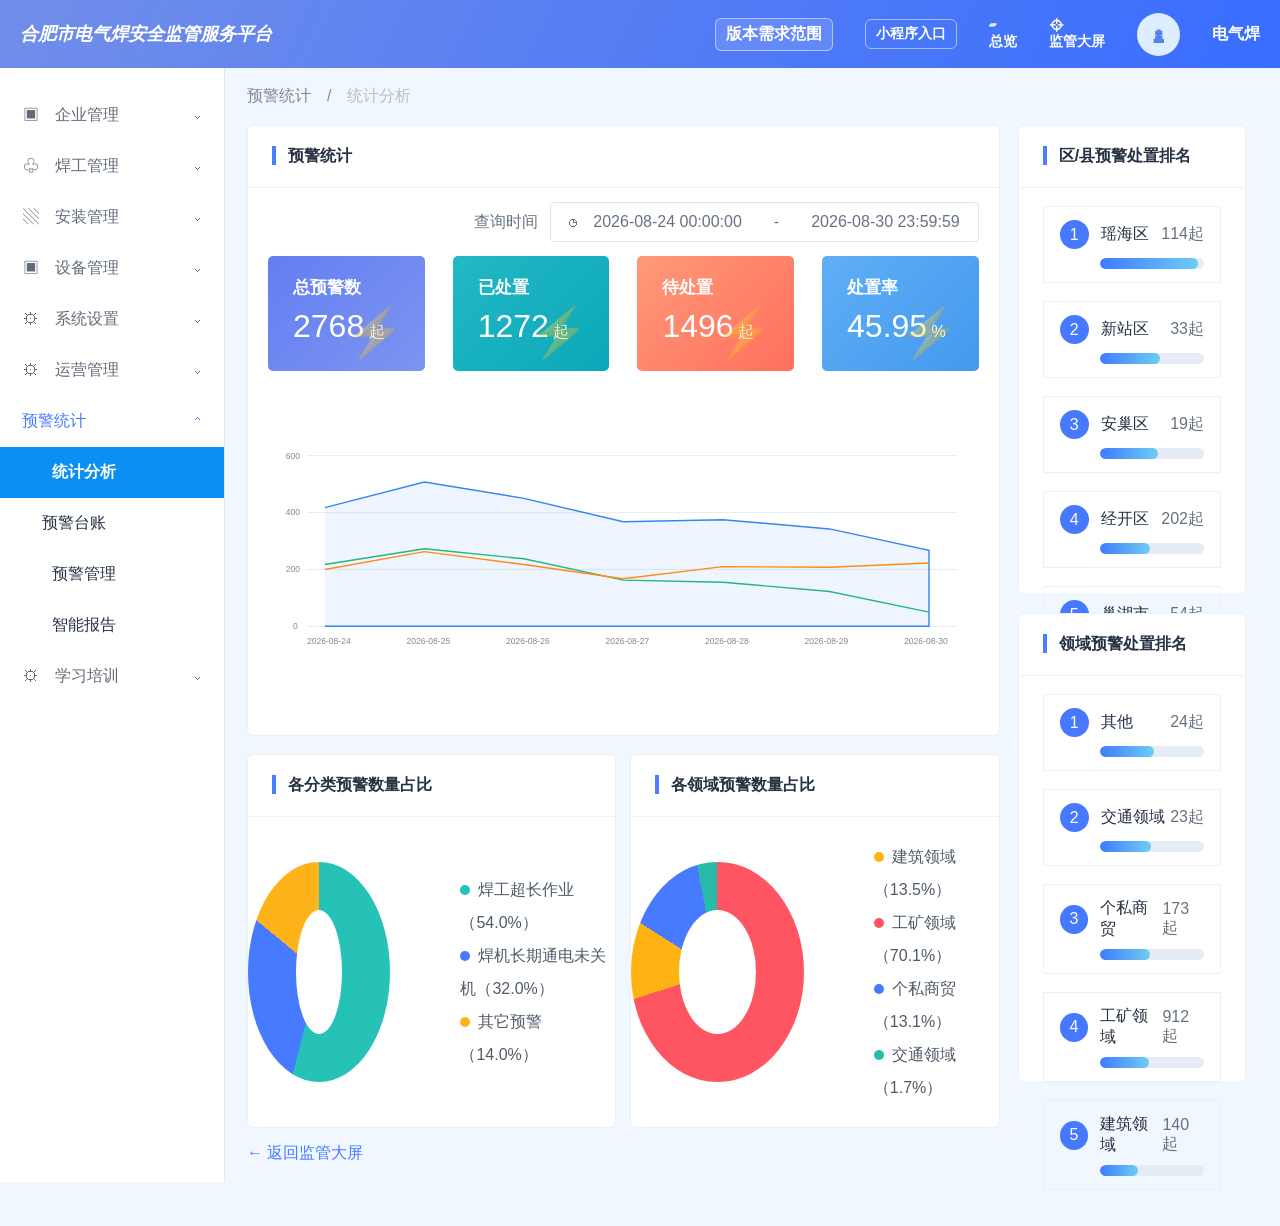
<file: pages/analytics.html>
<!doctype html><html lang="zh-CN"><head><meta charset="UTF-8"><meta name="viewport" content="width=device-width,initial-scale=1"><title>预警统计 - 统计分析</title><style>
*{box-sizing:border-box}body{margin:0;background:#f1f7ff;color:#263143;font-family:"Microsoft YaHei",Arial,sans-serif}.top{height:68px;background:linear-gradient(115deg,#718ee9,#386dff);color:white;display:flex;align-items:center;padding:0 20px;font-weight:800}.brand{font-size:18px;font-style:italic}.topnav{margin-left:auto;display:flex;gap:32px;align-items:center}.topnav a{color:white;text-decoration:none;font-size:14px}.avatar{width:43px;height:43px;border-radius:50%;background:#dceeff;display:grid;place-items:center;color:#5483ef;font-size:25px}.layout{display:grid;grid-template-columns:225px 1fr;min-height:calc(100vh - 68px)}aside{background:white;border-right:1px solid #e1e8f1;padding-top:22px}.navgroup{padding:15px 23px;color:#626b78}.navgroup span{float:right}.navgroup.active{color:#477aff}.submenu{padding:15px 52px}.submenu.active{background:#0b8ff3;color:white;font-weight:700}.content{padding:18px 22px}.crumb{color:#7c8798;margin-bottom:18px}.grid{display:grid;grid-template-columns:2fr .95fr;gap:18px}.panel{background:white;border-radius:6px;border:1px solid #edf1f6}.title{height:62px;padding:20px 24px;border-bottom:1px solid #eef1f5;font-weight:700}.title:before{content:"";display:inline-block;width:4px;height:19px;background:#477fff;margin-right:12px;vertical-align:-4px}.overview{padding:14px 20px 20px}.filters{display:flex;justify-content:flex-end;align-items:center;gap:12px;margin-bottom:14px;color:#687282}.date{border:1px solid #dfe5ed;border-radius:4px;padding:10px 18px}.cards{display:grid;grid-template-columns:repeat(4,1fr);gap:28px}.card{height:115px;border-radius:5px;color:white;padding:20px 25px;background:linear-gradient(135deg,#647ef2,#7b95f1);position:relative}.card:nth-child(2){background:linear-gradient(135deg,#23b8c5,#0ba8b9)}.card:nth-child(3){background:linear-gradient(135deg,#ff997a,#ff6f5c)}.card:nth-child(4){background:linear-gradient(135deg,#5faff5,#4499ef)}.card b{display:block;font-size:17px}.card strong{font-size:32px;line-height:55px;font-weight:500}.card:after{content:"⚡";position:absolute;right:20px;bottom:10px;font-size:48px;opacity:.32}.trend{width:100%;height:340px}.rankpanel{height:470px}.ranks{padding:18px 24px}.rank{border:1px solid #edf0f5;padding:13px 16px;margin-bottom:18px}.ranktop{display:flex;align-items:center;margin-bottom:9px}.badge{width:29px;height:29px;border-radius:50%;background:#4679ff;color:white;display:grid;place-items:center;margin-right:12px}.count{margin-left:auto;color:#66707e}.bar{height:11px;background:#e6ecf5;border-radius:8px;margin-left:40px;overflow:hidden}.bar i{display:block;height:100%;background:linear-gradient(90deg,#407aff,#6dcdf3);border-radius:8px}.bottom{display:grid;grid-template-columns:1fr 1fr;gap:14px;margin-top:18px}.donutbody{height:310px;display:flex;align-items:center;justify-content:center;gap:70px}.donut{width:220px;height:220px;border-radius:50%;background:conic-gradient(#27c2b7 0 54%,#477bff 54% 86%,#ffb31a 86% 100%);position:relative}.donut:after{content:"";position:absolute;inset:48px;background:white;border-radius:50%}.legend{line-height:33px;color:#505b69}.legend i{display:inline-block;width:10px;height:10px;border-radius:50%;margin-right:8px}.rightcol{display:flex;flex-direction:column;gap:18px}.rightcol .rankpanel{height:470px}.back{display:inline-block;margin-top:15px;color:#477bff;text-decoration:none}
@media(max-width:1200px){.layout{grid-template-columns:180px 1fr}.cards{gap:10px}.grid{grid-template-columns:1fr}.rightcol{display:grid;grid-template-columns:1fr 1fr}.donutbody{gap:25px}}
header.top{position:sticky;top:0;z-index:25}.mini-entry{display:inline-flex!important;align-items:center;white-space:nowrap;border:1px solid #ffffff80;border-radius:6px;padding:5px 10px;color:white;text-decoration:none;font-weight:700}
.warning-nav summary{display:flex;align-items:center;justify-content:space-between;cursor:pointer;list-style:none;padding-inline:22px;min-height:48px}.warning-nav summary::-webkit-details-marker{display:none}.warning-nav summary::after{content:"⌄"}.warning-nav[open]>summary::after{transform:rotate(180deg)}.warning-nav>a{display:block;padding-left:42px}
</style></head><body><header class="top"><div class="brand">合肥市电气焊安全监管服务平台</div><nav class="topnav"><button class="scope-trigger" type="button" aria-haspopup="dialog">版本需求范围</button><a class="mini-entry" href="mini-workbench.html">小程序入口</a><a>▱<br>总览</a><a href="index.html">⌖<br>监管大屏</a><div class="avatar">♟</div><span>电气焊</span></nav></header><div class="layout"><aside><div class="navgroup">▣　企业管理 <span>⌄</span></div><div class="navgroup">♧　焊工管理 <span>⌄</span></div><div class="navgroup">▧　安装管理 <span>⌄</span></div><div class="navgroup">▣　设备管理 <span>⌄</span></div><div class="navgroup">⚙　系统设置 <span>⌄</span></div><div class="navgroup">⚙　运营管理 <span>⌄</span></div><details class="warning-nav" open><summary class="navgroup active">预警统计</summary><div class="submenu active">统计分析</div><a class="submenu" href="ledger.html" style="display:block;color:inherit;text-decoration:none">预警台账</a><div class="submenu">预警管理</div><div class="submenu">智能报告</div></details><div class="navgroup">⚙　学习培训 <span>⌄</span></div></aside><main class="content"><div class="crumb">预警统计　/　<span style="color:#b5bdc8">统计分析</span></div><div class="grid"><div><section class="panel"><div class="title">预警统计</div><div class="overview"><div class="filters">查询时间 <span class="date">◷　2026-08-24 00:00:00　　-　　2026-08-30 23:59:59</span></div><div class="cards"><div class="card"><b>总预警数</b><strong>2768</strong> 起</div><div class="card"><b>已处置</b><strong>1272</strong> 起</div><div class="card"><b>待处置</b><strong>1496</strong> 起</div><div class="card"><b>处置率</b><strong>45.95</strong> %</div></div><svg class="trend" viewBox="0 0 1000 330"><g stroke="#dce3ec"><line x1="55" y1="285" x2="970" y2="285"/><line x1="55" y1="205" x2="970" y2="205"/><line x1="55" y1="125" x2="970" y2="125"/><line x1="55" y1="45" x2="970" y2="45"/></g><g fill="#7f8997" font-size="12"><text x="35" y="289">0</text><text x="25" y="209">200</text><text x="25" y="129">400</text><text x="25" y="49">600</text></g><polyline fill="#3d86f315" stroke="#3486f4" stroke-width="2" points="80,118 220,82 360,105 500,138 640,135 790,148 930,178 930,285 80,285"/><polyline fill="none" stroke="#22b77d" stroke-width="2" points="80,198 220,176 360,190 500,220 640,223 790,236 930,265"/><polyline fill="none" stroke="#ff8b13" stroke-width="2" points="80,205 220,180 360,198 500,218 640,201 790,202 930,196"/><g fill="#7f8997" font-size="12"><text x="55" y="310">2026-08-24</text><text x="195" y="310">2026-08-25</text><text x="335" y="310">2026-08-26</text><text x="475" y="310">2026-08-27</text><text x="615" y="310">2026-08-28</text><text x="755" y="310">2026-08-29</text><text x="895" y="310">2026-08-30</text></g></svg></div></section><div class="bottom"><section class="panel"><div class="title">各分类预警数量占比</div><div class="donutbody"><div class="donut"></div><div class="legend"><div><i style="background:#27c2b7"></i>焊工超长作业（54.0%）</div><div><i style="background:#477bff"></i>焊机长期通电未关机（32.0%）</div><div><i style="background:#ffb31a"></i>其它预警（14.0%）</div></div></div></section><section class="panel"><div class="title">各领域预警数量占比</div><div class="donutbody"><div class="donut" style="background:conic-gradient(#ff5461 0 70%,#ffb313 70% 84%,#477bff 84% 97%,#29bbaa 97% 100%)"></div><div class="legend"><div><i style="background:#ffb313"></i>建筑领域（13.5%）</div><div><i style="background:#ff5461"></i>工矿领域（70.1%）</div><div><i style="background:#477bff"></i>个私商贸（13.1%）</div><div><i style="background:#29bbaa"></i>交通领域（1.7%）</div></div></div></section></div></div><div class="rightcol"><section class="panel rankpanel"><div class="title">区/县预警处置排名</div><div class="ranks" id="areaRanks"></div></section><section class="panel rankpanel"><div class="title">领域预警处置排名</div><div class="ranks" id="fieldRanks"></div></section></div></div><a class="back" href="index.html">← 返回监管大屏</a></main></div><script>const draw=(id,data)=>document.querySelector(id).innerHTML=data.map((x,i)=>`<div class="rank"><div class="ranktop"><span class="badge">${i+1}</span><span>${x[0]}</span><span class="count">${x[1]}起</span></div><div class="bar"><i style="width:${x[2]}%"></i></div></div>`).join('');draw('#areaRanks',[['瑶海区',114,94],['新站区',33,58],['安巢区',19,56],['经开区',202,48],['巢湖市',54,48]]);draw('#fieldRanks',[['其他',24,52],['交通领域',23,49],['个私商贸',173,48],['工矿领域',912,47],['建筑领域',140,37]]);</script><link rel="stylesheet" href="../assets/version-scope.css"><script src="../assets/version-scope.js"></script></body></html>
</file>
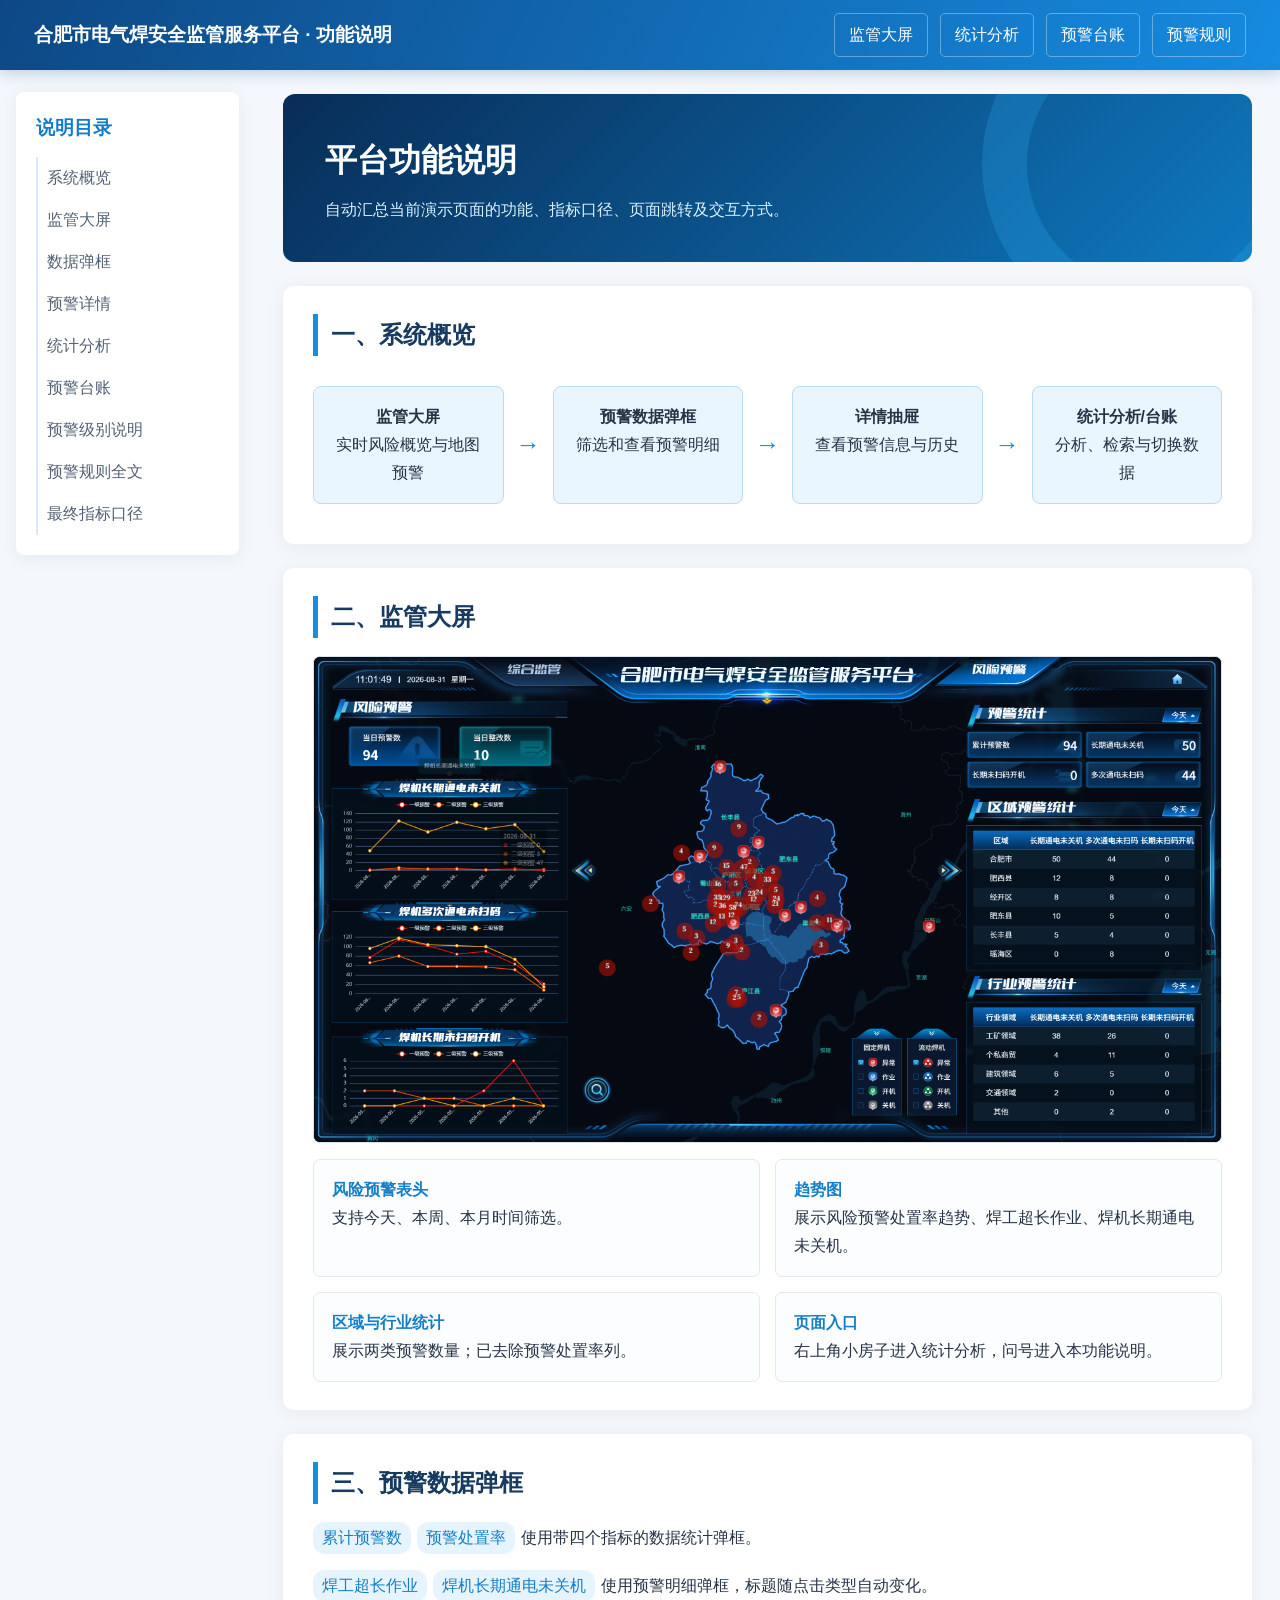
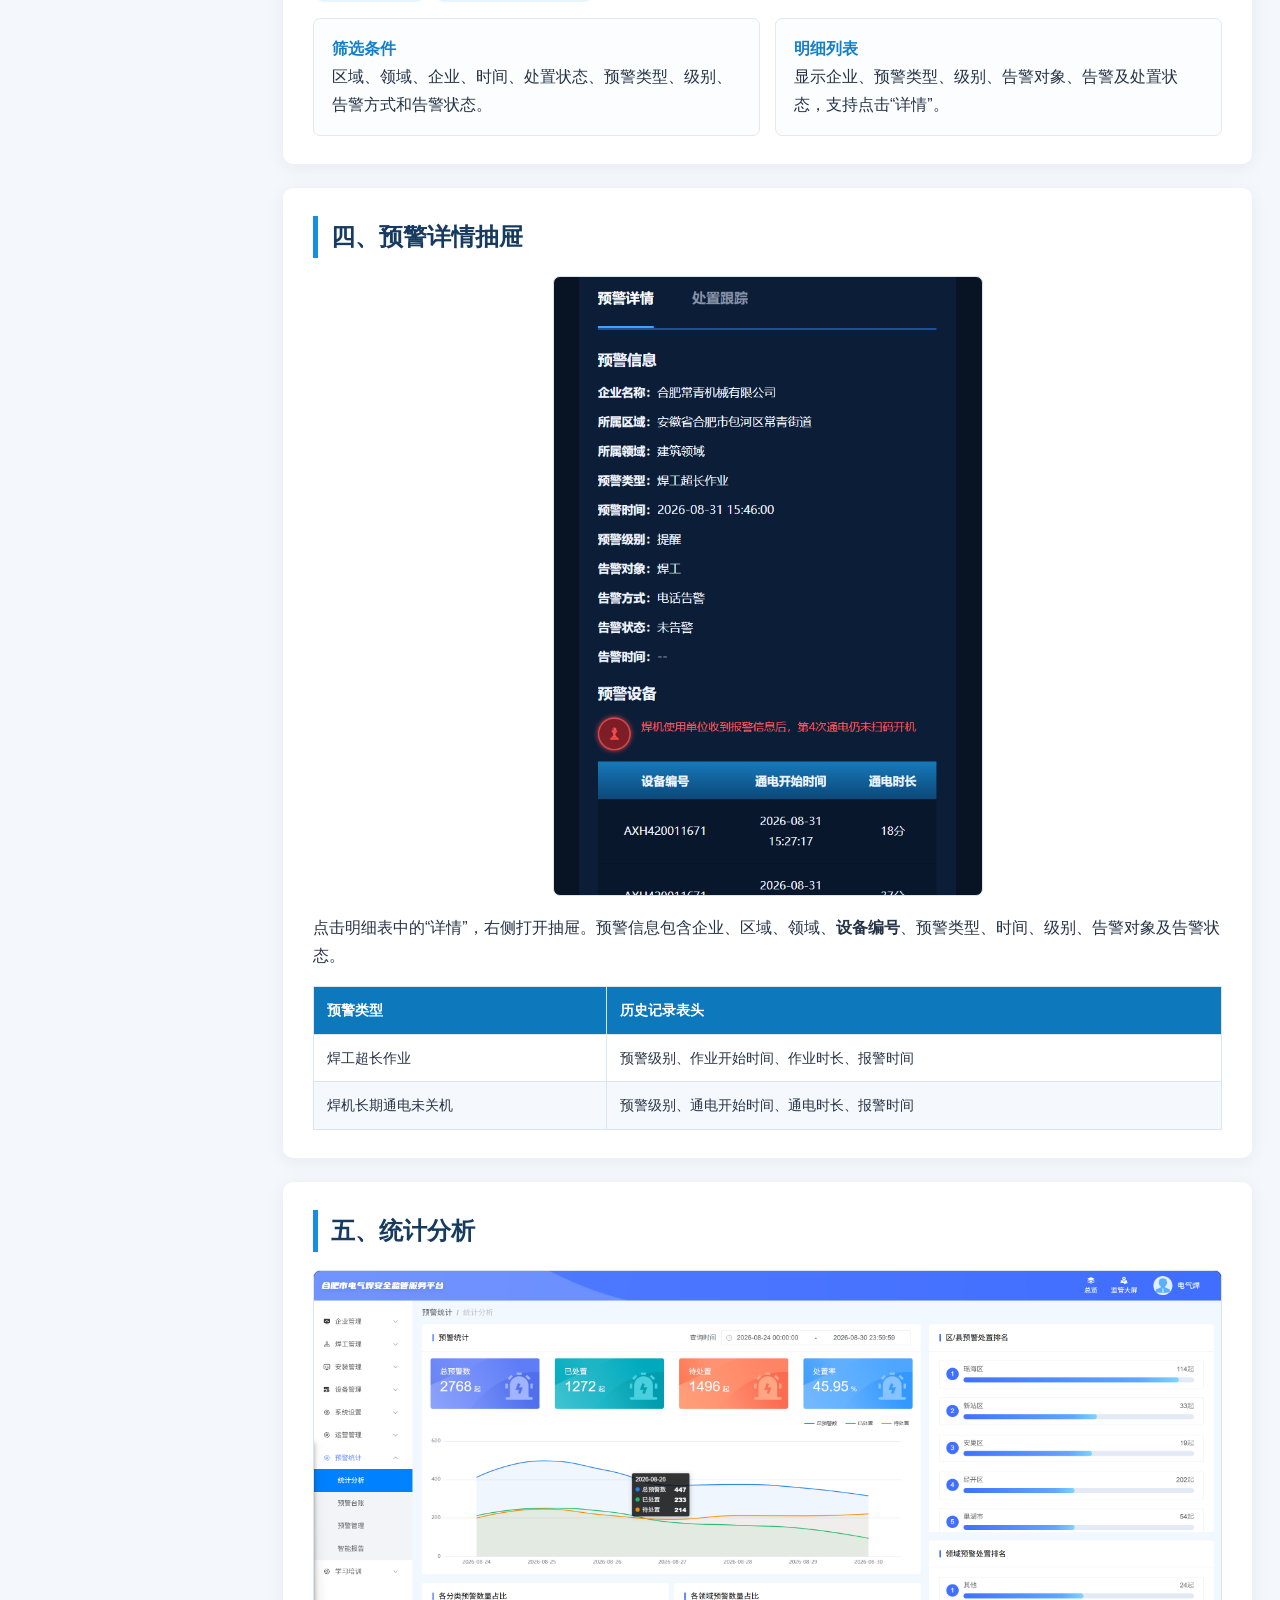
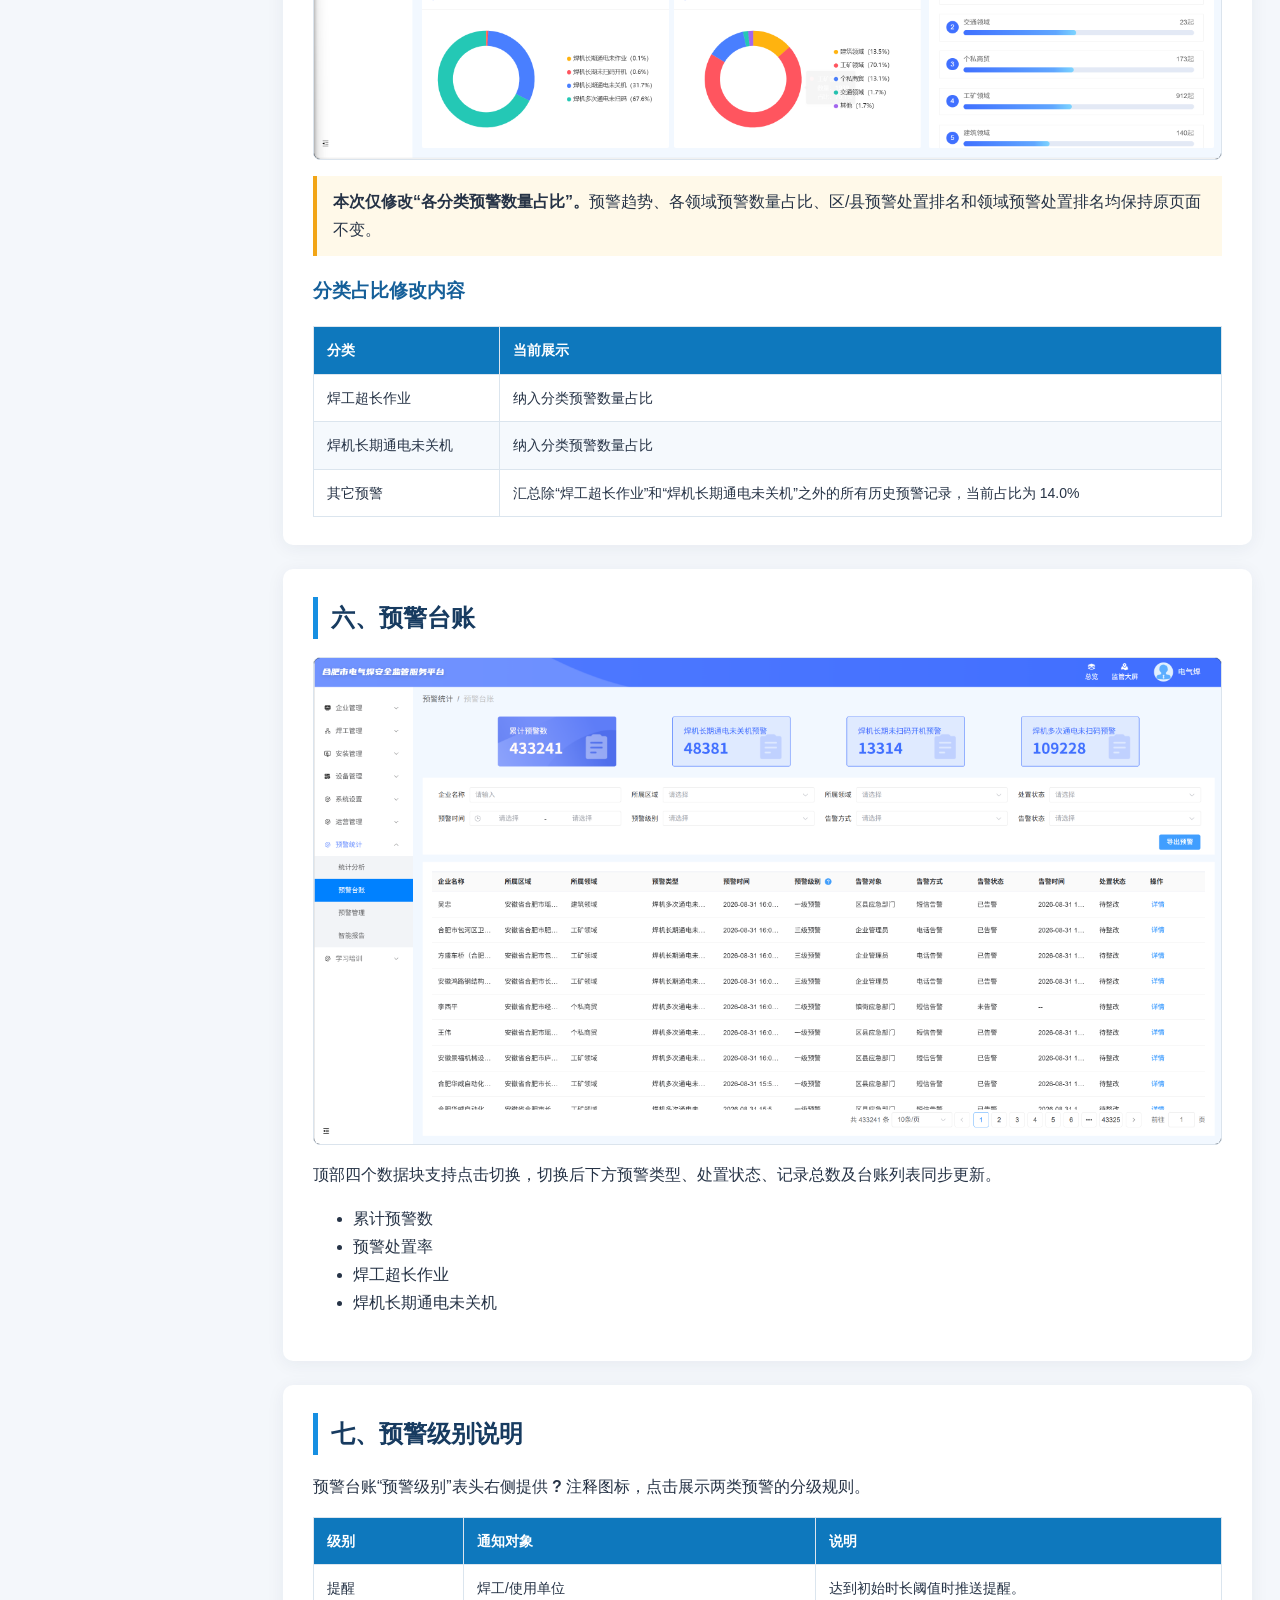
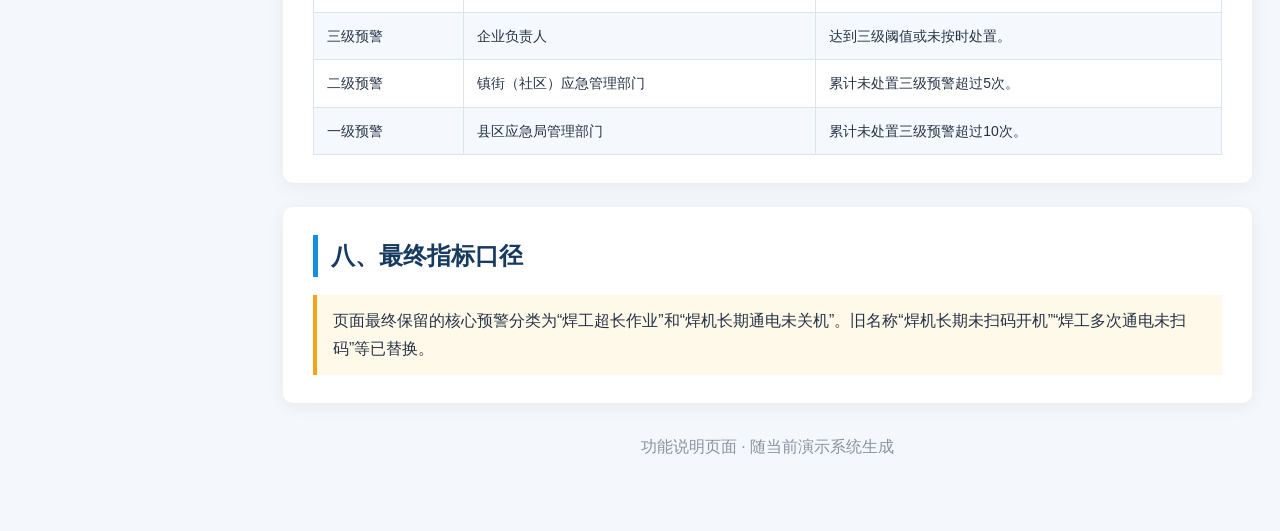
<file: pages/docs.html>
<!doctype html><html lang="zh-CN"><head><meta charset="UTF-8"><meta name="viewport" content="width=device-width,initial-scale=1"><title>功能说明 - 合肥市电气焊安全监管服务平台</title><style>
*{box-sizing:border-box}html{scroll-behavior:smooth}body{margin:0;background:#f4f7fb;color:#263346;font-family:"Microsoft YaHei",Arial,sans-serif;line-height:1.75}.top{height:70px;background:linear-gradient(115deg,#0d4884,#168be0);color:#fff;display:flex;align-items:center;padding:0 34px;position:sticky;top:0;z-index:10;box-shadow:0 3px 14px #0a528840}.brand{font-size:19px;font-weight:800}.top nav{margin-left:auto;display:flex;gap:12px}.top a{color:#fff;text-decoration:none;border:1px solid #ffffff55;border-radius:5px;padding:7px 14px}.layout{display:grid;grid-template-columns:255px minmax(0,1fr);max-width:1500px;margin:auto}.toc{position:sticky;top:90px;align-self:start;margin:22px 16px;padding:20px;background:#fff;border-radius:8px;box-shadow:0 3px 16px #26334612}.toc h3{margin:0 0 12px;color:#137bca}.toc a{display:block;color:#536174;text-decoration:none;padding:7px 9px;border-left:2px solid #dce8f5}.toc a:hover{color:#1289dc;border-color:#1289dc;background:#f0f8ff}.main{padding:24px 28px 70px}.hero{background:linear-gradient(135deg,#082d57,#0e78be);color:#fff;border-radius:12px;padding:38px 42px;margin-bottom:24px;position:relative;overflow:hidden}.hero:after{content:"";position:absolute;width:250px;height:250px;border:45px solid #34b9ff33;border-radius:50%;right:-70px;top:-100px}.hero h1{margin:0 0 8px;font-size:32px}.hero p{margin:0;color:#d9f2ff}.section{background:#fff;border-radius:10px;margin-bottom:24px;padding:28px 30px;box-shadow:0 3px 18px #18314d10}.section h2{margin:0 0 18px;padding-left:13px;border-left:5px solid #168fe2;color:#173b60}.section h3{color:#155f99}.shot{display:block;width:100%;max-height:620px;object-fit:contain;background:#081423;border-radius:7px;border:1px solid #dbe4ed;margin:16px 0}.detail-shot{max-width:430px;margin:18px auto}.feature-grid{display:grid;grid-template-columns:repeat(2,1fr);gap:15px}.feature{border:1px solid #e1e9f1;border-radius:7px;padding:16px 18px;background:#fbfdff}.feature b{color:#137fc9}.flow{display:flex;align-items:stretch;gap:12px;overflow-x:auto;padding:12px 0}.step{min-width:170px;flex:1;background:#eaf6ff;border:1px solid #b8dcf5;border-radius:8px;padding:16px;text-align:center}.arrow{display:grid;place-items:center;color:#168edb;font-size:25px}.rule{width:100%;border-collapse:collapse;font-size:14px}.rule th{background:#0e78bd;color:#fff}.rule th,.rule td{border:1px solid #dbe5ee;padding:11px 13px;text-align:left}.rule tr:nth-child(even) td{background:#f5f9fd}.tag{display:inline-block;padding:2px 9px;border-radius:12px;background:#e5f4ff;color:#147fc4;margin-right:6px}.note{border-left:4px solid #f2a516;background:#fff9e9;padding:12px 16px}.footer{text-align:center;color:#8793a1;margin-top:30px}@media(max-width:900px){.layout{grid-template-columns:1fr}.toc{position:static}.feature-grid{grid-template-columns:1fr}.main{padding:16px}.top nav{display:none}}
</style></head><body><header class="top"><div class="brand">合肥市电气焊安全监管服务平台 · 功能说明</div><nav><a href="index.html">监管大屏</a><a href="analytics.html">统计分析</a><a href="ledger.html">预警台账</a><a href="warning-rules.html">预警规则</a></nav></header><div class="layout"><aside class="toc"><h3>说明目录</h3><a href="#overview">系统概览</a><a href="#dashboard">监管大屏</a><a href="#popup">数据弹框</a><a href="#detail">预警详情</a><a href="#analytics">统计分析</a><a href="#ledger">预警台账</a><a href="#levels">预警级别说明</a><a href="warning-rules.html">预警规则全文</a><a href="#names">最终指标口径</a></aside><main class="main"><section class="hero"><h1>平台功能说明</h1><p>自动汇总当前演示页面的功能、指标口径、页面跳转及交互方式。</p></section><section class="section" id="overview"><h2>一、系统概览</h2><div class="flow"><div class="step"><b>监管大屏</b><br>实时风险概览与地图预警</div><div class="arrow">→</div><div class="step"><b>预警数据弹框</b><br>筛选和查看预警明细</div><div class="arrow">→</div><div class="step"><b>详情抽屉</b><br>查看预警信息与历史</div><div class="arrow">→</div><div class="step"><b>统计分析/台账</b><br>分析、检索与切换数据</div></div></section><section class="section" id="dashboard"><h2>二、监管大屏</h2><img class="shot" src="../assets/guide/dashboard.png" alt="监管大屏参考图"><div class="feature-grid"><div class="feature"><b>风险预警表头</b><br>支持今天、本周、本月时间筛选。</div><div class="feature"><b>趋势图</b><br>展示风险预警处置率趋势、焊工超长作业、焊机长期通电未关机。</div><div class="feature"><b>区域与行业统计</b><br>展示两类预警数量；已去除预警处置率列。</div><div class="feature"><b>页面入口</b><br>右上角小房子进入统计分析，问号进入本功能说明。</div></div></section><section class="section" id="popup"><h2>三、预警数据弹框</h2><p><span class="tag">累计预警数</span><span class="tag">预警处置率</span>使用带四个指标的数据统计弹框。</p><p><span class="tag">焊工超长作业</span><span class="tag">焊机长期通电未关机</span>使用预警明细弹框，标题随点击类型自动变化。</p><div class="feature-grid"><div class="feature"><b>筛选条件</b><br>区域、领域、企业、时间、处置状态、预警类型、级别、告警方式和告警状态。</div><div class="feature"><b>明细列表</b><br>显示企业、预警类型、级别、告警对象、告警及处置状态，支持点击“详情”。</div></div></section><section class="section" id="detail"><h2>四、预警详情抽屉</h2><img class="shot detail-shot" src="../assets/guide/detail.png" alt="预警详情抽屉参考图"><p>点击明细表中的“详情”，右侧打开抽屉。预警信息包含企业、区域、领域、<b>设备编号</b>、预警类型、时间、级别、告警对象及告警状态。</p><table class="rule"><thead><tr><th>预警类型</th><th>历史记录表头</th></tr></thead><tbody><tr><td>焊工超长作业</td><td>预警级别、作业开始时间、作业时长、报警时间</td></tr><tr><td>焊机长期通电未关机</td><td>预警级别、通电开始时间、通电时长、报警时间</td></tr></tbody></table></section><section class="section" id="analytics"><h2>五、统计分析</h2><img class="shot" src="../assets/guide/analytics.png" alt="统计分析页面参考图"><div class="note"><b>本次仅修改“各分类预警数量占比”。</b>预警趋势、各领域预警数量占比、区/县预警处置排名和领域预警处置排名均保持原页面不变。</div><h3>分类占比修改内容</h3><table class="rule"><thead><tr><th>分类</th><th>当前展示</th></tr></thead><tbody><tr><td>焊工超长作业</td><td>纳入分类预警数量占比</td></tr><tr><td>焊机长期通电未关机</td><td>纳入分类预警数量占比</td></tr><tr><td>其它预警</td><td>汇总除“焊工超长作业”和“焊机长期通电未关机”之外的所有历史预警记录，当前占比为 14.0%</td></tr></tbody></table></section><section class="section" id="ledger"><h2>六、预警台账</h2><img class="shot" src="../assets/guide/ledger.png" alt="预警台账页面参考图"><p>顶部四个数据块支持点击切换，切换后下方预警类型、处置状态、记录总数及台账列表同步更新。</p><ul><li>累计预警数</li><li>预警处置率</li><li>焊工超长作业</li><li>焊机长期通电未关机</li></ul></section><section class="section" id="levels"><h2>七、预警级别说明</h2><p>预警台账“预警级别”表头右侧提供 <b>?</b> 注释图标，点击展示两类预警的分级规则。</p><table class="rule"><thead><tr><th>级别</th><th>通知对象</th><th>说明</th></tr></thead><tbody><tr><td>提醒</td><td>焊工/使用单位</td><td>达到初始时长阈值时推送提醒。</td></tr><tr><td>三级预警</td><td>企业负责人</td><td>达到三级阈值或未按时处置。</td></tr><tr><td>二级预警</td><td>镇街（社区）应急管理部门</td><td>累计未处置三级预警超过5次。</td></tr><tr><td>一级预警</td><td>县区应急局管理部门</td><td>累计未处置三级预警超过10次。</td></tr></tbody></table></section><section class="section" id="names"><h2>八、最终指标口径</h2><div class="note">页面最终保留的核心预警分类为“焊工超长作业”和“焊机长期通电未关机”。旧名称“焊机长期未扫码开机”“焊工多次通电未扫码”等已替换。</div></section><div class="footer">功能说明页面 · 随当前演示系统生成</div></main></div></body></html>
</file>
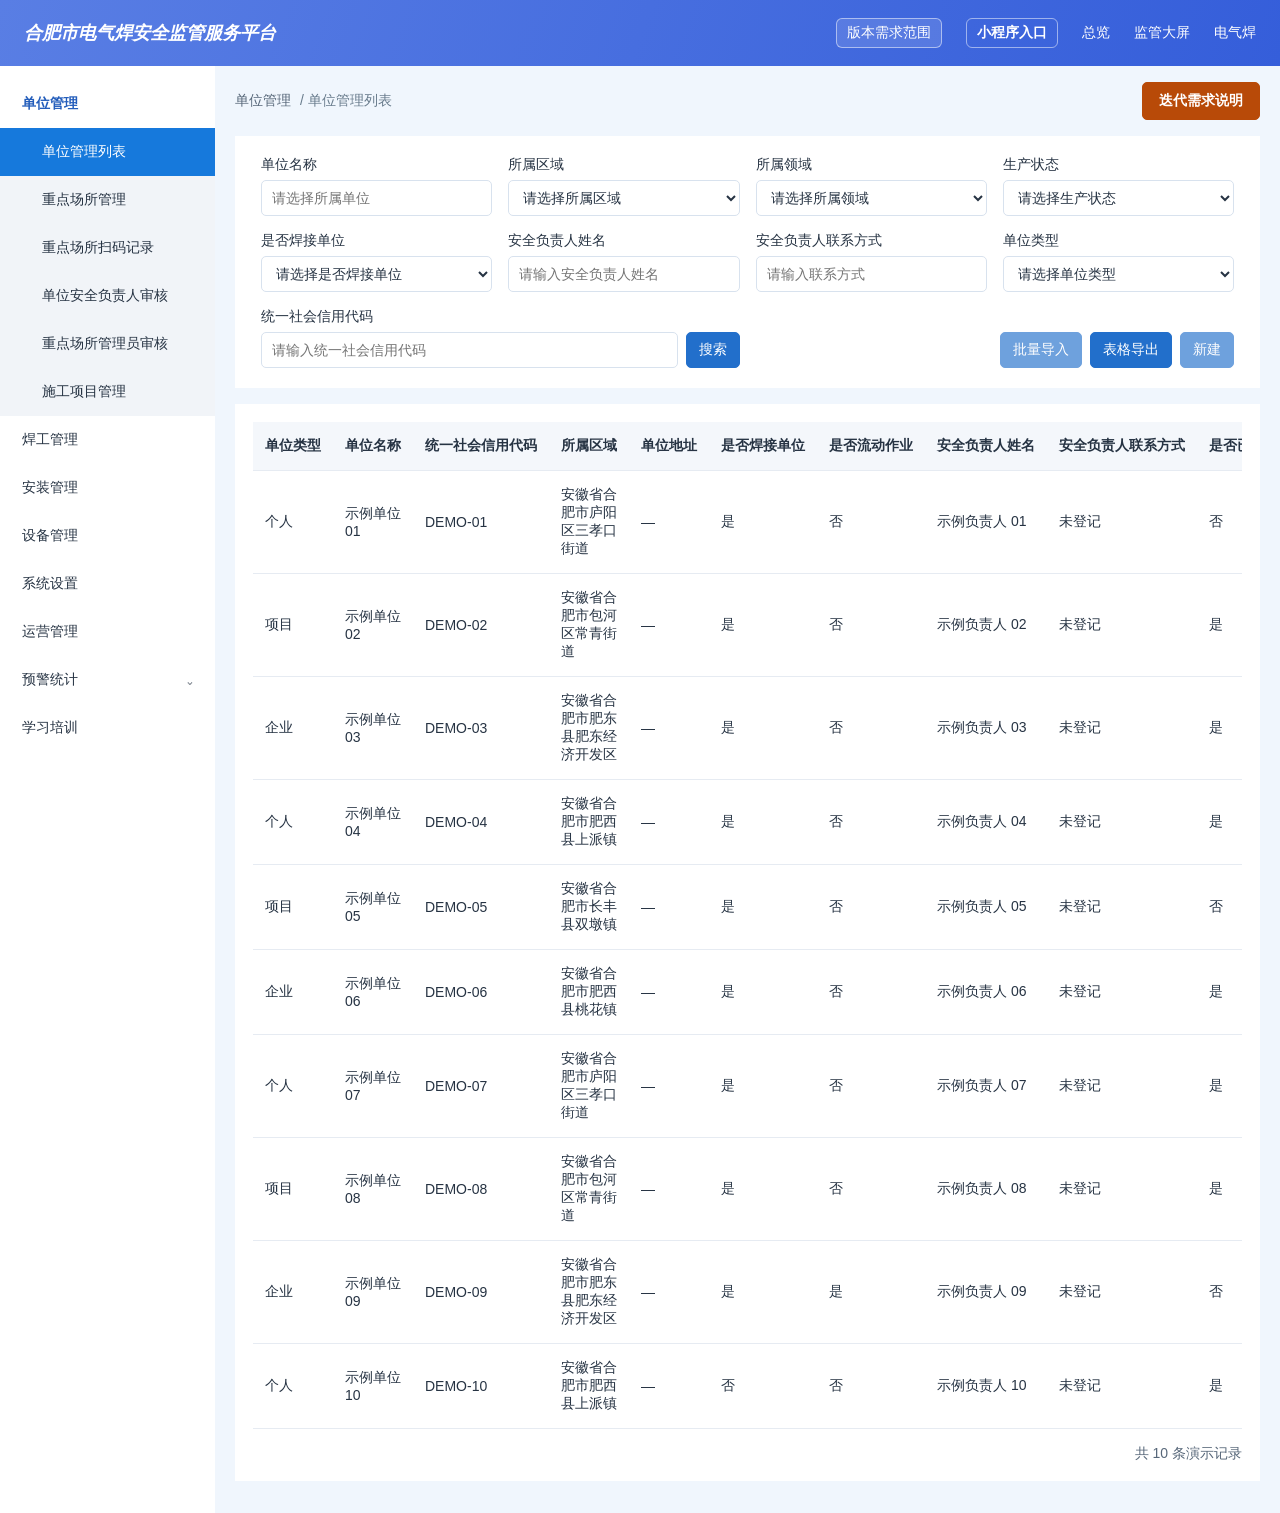
<file: pages/enterprise-management.html>
<!doctype html>
<html lang="zh-CN">
<head>
<meta charset="utf-8">
<meta name="viewport" content="width=device-width, initial-scale=1">
<title>单位管理列表 - 合肥市电气焊安全监管服务平台</title>
<style>
  *{box-sizing:border-box}body{margin:0;background:#f0f6fd;color:#263343;font:14px "Microsoft YaHei",sans-serif}a{color:inherit;text-decoration:none}
  header{display:flex;align-items:center;justify-content:space-between;gap:16px;padding:0 24px;min-height:66px;background:linear-gradient(110deg,#597ee4,#355eda);color:white}header strong{font-size:18px}header nav{display:flex;gap:24px;align-items:center}
  .layout{display:grid;grid-template-columns:215px minmax(0,1fr);min-height:calc(100vh - 66px)}aside{background:white;padding:14px 0}aside a,aside span{display:block;padding:15px 22px}aside .group{color:#235dbb;font-weight:bold}.sub{background:#f1f4f8}.sub span{padding-left:42px}.sub .current{color:white;background:#1679dc}
  main{padding:16px 20px;min-width:0}.crumb{margin:0 0 16px;color:#576779}.panel{background:white;padding:18px;margin-bottom:16px}.filters{display:grid;grid-template-columns:repeat(4,minmax(0,1fr));gap:16px}.field{display:grid;gap:6px}input,select,button{font:inherit;border-radius:5px}input,select{width:100%;height:36px;border:1px solid #d8e2ee;padding:0 10px;background:white;color:inherit}.actions{display:flex;gap:8px;align-items:end;justify-content:flex-end;flex-wrap:wrap}button{cursor:pointer;border:1px solid #226fcb;padding:8px 12px;background:#226fcb;color:white}button:disabled{opacity:.65;cursor:default}
  .table-scroll{overflow:auto}table{width:100%;min-width:1040px;border-collapse:collapse;text-align:left}th,td{padding:15px 12px;border-bottom:1px solid #e6ebf2}th{background:#f4f7fb;white-space:nowrap}td:last-child{white-space:nowrap}.row-actions{color:#246ab2}.row-actions span:last-child{color:#ad3a46}.total{text-align:right;margin:16px 0 0;color:#576779}
  header strong{font-style:italic;font-weight:800}
  .crumb span{color:#687b8c;margin-left:5px}
  .filters{padding:20px 26px;row-gap:16px}
  .filters .actions{grid-column:3 / -1}.credit-search{grid-column:1 / 3;display:flex;align-items:end;gap:8px}.credit-search label{flex:1}.credit-search button{min-height:36px;white-space:nowrap}@media(max-width:1100px){.credit-search,.filters .actions{grid-column:1 / -1}}
  .page-heading{display:flex;justify-content:space-between;align-items:center;gap:12px;margin-bottom:16px;flex-wrap:wrap}
  .page-heading .crumb{margin:0}
  .iteration-trigger{background:#b84a08;border-color:#b84a08;font-weight:700;padding:9px 16px}
  .iteration-trigger:hover{background:#963a05;border-color:#963a05}
  .iteration-dialog{width:min(560px,calc(100% - 32px));padding:24px;border:1px solid #d8e2ee;border-radius:12px;color:inherit}
  .iteration-dialog::backdrop{background:#14283d80}
  .iteration-dialog h2{margin:0 0 16px;font-size:19px;color:#9a400b}
  .iteration-dialog ol{padding-left:22px;line-height:1.8;color:#344e69}
  .iteration-dialog form{text-align:right;margin-top:18px}
  .field{display:flex;align-items:center;gap:10px;white-space:nowrap;min-width:0}
  .field input,.field select{flex:1;min-width:0}
  th:nth-child(4),th:nth-child(5){width:15%}
  tbody tr:hover{background:#f4f8fe}
  @media(max-width:1450px){.field{display:grid;gap:6px}}
  @media(max-width:1100px){.filters{grid-template-columns:repeat(2,minmax(0,1fr))}}@media(max-width:650px){.layout{grid-template-columns:1fr}aside{display:none}header{padding:12px}header nav{gap:10px}main{padding:12px}.panel{padding:12px}.filters{grid-template-columns:1fr}}
body > header{position:sticky;top:0;z-index:25}.mini-entry{display:inline-flex!important;align-items:center;white-space:nowrap;border:1px solid #ffffff80;border-radius:6px;padding:5px 10px;color:white;text-decoration:none;font-weight:700}
.warning-nav summary{display:flex;align-items:center;justify-content:space-between;cursor:pointer;list-style:none;padding-inline:22px;min-height:48px}.warning-nav summary::-webkit-details-marker{display:none}.warning-nav summary::after{content:"⌄"}.warning-nav[open]>summary::after{transform:rotate(180deg)}.warning-nav>a{display:block;padding-left:42px}
</style>
</head>
<body>
<header><strong>合肥市电气焊安全监管服务平台</strong><nav aria-label="平台导航"><button class="scope-trigger" type="button" aria-haspopup="dialog">版本需求范围</button><a class="mini-entry" href="mini-workbench.html">小程序入口</a><a href="analytics.html">总览</a><a href="index.html">监管大屏</a><span>电气焊</span></nav></header>
<div class="layout">
  <aside aria-label="管理导航">
    <span class="group">单位管理</span>
    <div class="sub"><span class="current" aria-current="page">单位管理列表</span><span>重点场所管理</span><span>重点场所扫码记录</span><span>单位安全负责人审核</span><span>重点场所管理员审核</span><span>施工项目管理</span></div>
    <span>焊工管理</span><span>安装管理</span><a href="../device-management.html">设备管理</a><span>系统设置</span><span>运营管理</span><details class="warning-nav"><summary class="">预警统计</summary><a class="" href="analytics.html">统计分析</a><a class="" href="ledger.html">预警台账</a></details><span>学习培训</span>
  </aside>
  <main>
    <div class="page-heading">
      <p class="crumb">单位管理 <span>/ 单位管理列表</span></p>
      <button class="iteration-trigger" type="button" id="iterationTrigger" aria-haspopup="dialog">迭代需求说明</button>
    </div>
    <section class="panel filters" aria-label="单位筛选">
      <label class="field">单位名称<input data-key="name" placeholder="请选择所属单位"></label>
      <label class="field">所属区域<select data-key="area"><option value="">请选择所属区域</option></select></label>
      <label class="field">所属领域<select data-key="industry"><option value="">请选择所属领域</option></select></label>
      <label class="field">生产状态<select data-key="status"><option value="">请选择生产状态</option></select></label>
      <label class="field">是否焊接单位<select data-key="welding"><option value="">请选择是否焊接单位</option><option>是</option><option>否</option></select></label>
      <label class="field">安全负责人姓名<input data-key="lead" placeholder="请输入安全负责人姓名"></label>
      <label class="field">安全负责人联系方式<input data-key="phone" placeholder="请输入联系方式"></label>
      <label class="field">单位类型<select data-key="type"><option value="">请选择单位类型</option><option>个人</option><option>项目</option><option>企业</option></select></label>
      <form id="creditSearch" class="credit-search" role="search" aria-label="按统一社会信用代码搜索">
  <label class="field">统一社会信用代码<input id="creditCode" type="search" placeholder="请输入统一社会信用代码"></label>
  <button type="submit">搜索</button>
</form>
      <div class="actions"><button disabled>批量导入</button><button id="export">表格导出</button><button disabled>新建</button></div>
    </section>
    <section class="panel" aria-label="单位列表">
      <div class="table-scroll"><table>
        <thead><tr><th>单位类型</th><th>单位名称</th><th>统一社会信用代码</th><th>所属区域</th><th>单位地址</th><th>是否焊接单位</th><th>是否流动作业</th><th>安全负责人姓名</th><th>安全负责人联系方式</th><th>是否已安装设备</th><th>安装数量</th><th>操作</th></tr></thead>
        <tbody id="companies"></tbody>
      </table></div>
      <p class="total" id="total" aria-live="polite"></p>
    </section>
  </main>
</div>
<dialog class="iteration-dialog" id="iterationDialog" aria-labelledby="iterationTitle">
  <h2 id="iterationTitle">迭代需求说明</h2>
  <ol>
    <li>左侧导航“企业管理”改为“单位管理”，页面中原有的“企业”相关名称统一改为“单位”。</li>
    <li>单位管理列表新增“单位类型”“是否已安装设备”“安装数量”三个字段，CSV 导出包含新增字段。</li>
    <li>筛选区新增“单位类型”筛选项。</li>
  </ol>
  <form method="dialog"><button autofocus>关闭</button></form>
</dialog>
<script>
  const iterationDialog=document.querySelector('#iterationDialog');
  document.querySelector('#iterationTrigger').addEventListener('click',()=>iterationDialog.showModal());
  const columns=['type','name','code','area','address','welding','mobile','lead','phone','installed','quantity'];
  const areas=['庐阳区三孝口街道','包河区常青街道','肥东县肥东经济开发区','肥西县上派镇','长丰县双墩镇','肥西县桃花镇'];
  const companies=Array.from({length:10},(_,index)=>{
    const n=String(index+1).padStart(2,'0');
    const quantity=index%4===0?0:index+1;
    return {name:'示例单位 '+n,code:'DEMO-'+n,area:'安徽省合肥市'+areas[index%areas.length],
      address:'—',welding:index===9?'否':'是',mobile:index===8?'是':'否',lead:'示例负责人 '+n,
      phone:'未登记',industry:index%2?'建筑领域':'工矿领域',status:index===9?'停产':'生产中',
      type:['个人','项目','企业'][index%3],installed:quantity>0?'是':'否',quantity};
  });
  const controls=[...document.querySelectorAll('[data-key]')];
  for(const select of document.querySelectorAll('select[data-key]')){
    if(select.options.length>1) continue;
    for(const value of new Set(companies.map(company=>company[select.dataset.key]))){
      select.add(new Option(value,value));
    }
  }
  const rows=document.querySelector('#companies');
  let creditQuery="";
  function filtered(){
    return companies.filter(company=>company.code.toUpperCase().includes(creditQuery)&&controls.every(control=>{
      const value=control.value.trim();
      const field=company[control.dataset.key];
      return !value||(control.tagName==='SELECT'?field===value:field.includes(value));
    }));
  }
  function render(){
    const result=filtered();
    rows.replaceChildren();
    for(const company of result){
      const row=rows.insertRow();
      for(const key of columns) row.insertCell().textContent=company[key];
      const actions=row.insertCell();
      actions.className='row-actions';
      actions.innerHTML='<span>人员管理</span>　<span>编辑</span>　<span>删除</span>';
    }
    if(!result.length){
      const cell=rows.insertRow().insertCell();
      cell.colSpan=columns.length+1;
      cell.textContent='没有符合筛选条件的单位';
    }
    document.querySelector('#total').textContent='共 '+result.length+' 条演示记录';
  }
  controls.forEach(control=>control.addEventListener('input',render));
  document.querySelector('#export').addEventListener('click',()=>{
    const headings=[...document.querySelectorAll('th')].slice(0,-1).map(th=>th.textContent);
    const csv=[headings,...filtered().map(company=>columns.map(key=>company[key]))].map(row=>row.join(',')).join('\r\n');
    const url=URL.createObjectURL(new Blob(['\uFEFF',csv],{type:'text/csv;charset=utf-8'}));
    const link=document.createElement('a');
    link.href=url;
    link.download='单位管理列表.csv';
    link.click();
    setTimeout(()=>URL.revokeObjectURL(url),1000);
  });
  document.querySelector('#creditSearch').addEventListener('submit',event=>{
    event.preventDefault();
    creditQuery=document.querySelector('#creditCode').value.trim().toUpperCase();
    render();
  });
  render();
</script>
<link rel="stylesheet" href="../assets/version-scope.css"><script src="../assets/version-scope.js"></script></body>
</html>
</file>
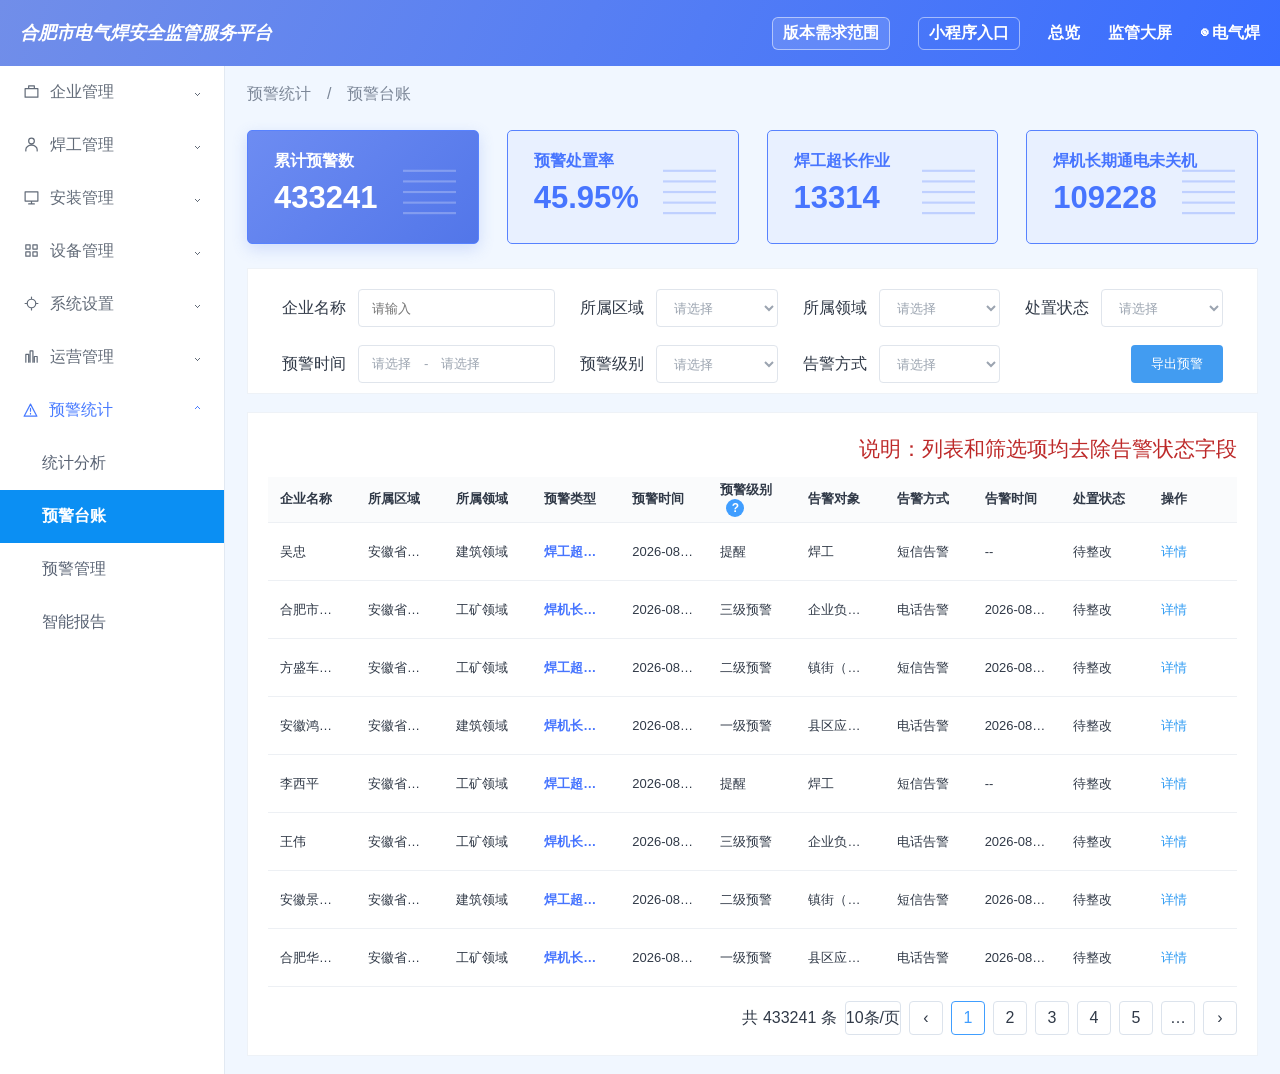
<file: pages/ledger.html>
<!doctype html><html lang="zh-CN"><head><meta charset="UTF-8"><meta name="viewport" content="width=device-width,initial-scale=1"><title>预警台账</title><style>
*{box-sizing:border-box}body{margin:0;background:#f1f7ff;color:#303947;font-family:"Microsoft YaHei",Arial,sans-serif}.top{height:66px;background:linear-gradient(115deg,#718ee9,#386dff);color:#fff;display:flex;align-items:center;padding:0 20px;font-weight:800}.brand{font-size:18px;font-style:italic}.topnav{margin-left:auto;display:flex;gap:28px;align-items:center}.topnav a{color:#fff;text-decoration:none}.layout{display:grid;grid-template-columns:225px 1fr;min-height:calc(100vh - 66px)}aside{background:#fff;border-right:1px solid #e2e9f2}.nav{padding:16px 23px;color:#626b78}.nav span{float:right}.nav.group{color:#477aff}.sub{display:block;padding:16px 52px;text-decoration:none;color:#586273}.sub.active{background:#0b8ff3;color:#fff;font-weight:700}.content{padding:18px 22px;min-width:0}.crumb{color:#7c8798;margin-bottom:25px}.metric-row{display:grid;grid-template-columns:repeat(4,minmax(190px,270px));justify-content:space-around;gap:28px;margin:0 auto 24px;max-width:1460px}.metric{height:114px;border:1px solid #5782ff;border-radius:5px;background:#e8f0ff;color:#4775ff;padding:20px 26px;cursor:pointer;position:relative;transition:.2s}.metric:hover{transform:translateY(-2px)}.metric.active{background:linear-gradient(135deg,#6d8cf2,#5276e9);color:#fff;box-shadow:0 5px 16px #466fe533}.metric b{font-size:16px}.metric strong{display:block;font-size:31px;margin-top:8px}.metric:after{content:"▤";position:absolute;right:22px;bottom:13px;font-size:53px;opacity:.25}.filters,.tablebox{background:#fff;border:1px solid #eef2f7}.filters{padding:20px 34px 10px;display:grid;grid-template-columns:repeat(4,1fr);gap:18px 25px;margin-bottom:18px}.field{display:flex;align-items:center;gap:12px}.field label{white-space:nowrap}.field input,.field select{height:38px;flex:1;min-width:0;border:1px solid #e0e5ec;border-radius:4px;padding:0 13px;color:#9ba4b0;background:#fff}.export{grid-column:4;justify-self:end;border:0;border-radius:4px;background:#429cf1;color:#fff;padding:10px 20px}.tablebox{padding:20px;overflow:hidden}.table-scroll{overflow-x:auto}table{width:100%;border-collapse:collapse;table-layout:fixed;font-size:13px}th{height:46px;background:#fafbfc;text-align:left;border-bottom:1px solid #edf0f4;padding:0 12px}td{height:58px;border-bottom:1px solid #edf0f4;padding:0 12px;white-space:nowrap;overflow:hidden;text-overflow:ellipsis}.detail{color:#2f9bf3}.pager{display:flex;justify-content:flex-end;align-items:center;gap:8px;padding-top:14px}.pg{min-width:34px;height:34px;border:1px solid #dce3ec;border-radius:4px;display:grid;place-items:center;background:#fff}.pg.active{border-color:#409eff;color:#409eff}.type-note{color:#4775ff;font-weight:700}@media(max-width:1200px){.layout{grid-template-columns:180px 1fr}.metric-row{grid-template-columns:repeat(2,1fr)}.filters{grid-template-columns:repeat(2,1fr)}}.level-help{display:inline-grid;place-items:center;width:18px;height:18px;margin-left:6px;border-radius:50%;background:#409eff;color:#fff;font-size:12px;cursor:pointer;vertical-align:middle}.level-mask{position:fixed;inset:0;background:#0008;z-index:50;display:none;align-items:center;justify-content:center}.level-mask.open{display:flex}.level-modal{width:min(1000px,90vw);max-height:86vh;overflow:auto;background:#fff;border-radius:7px;box-shadow:0 14px 50px #0005}.level-head{position:sticky;top:0;z-index:2;background:linear-gradient(115deg,#6386ef,#3d75f5);color:#fff;padding:20px 26px;font-size:21px;font-weight:700}.level-close{float:right;border:0;background:transparent;color:#fff;font-size:28px;line-height:22px;cursor:pointer}.level-body{padding:22px 28px}.level-body h3{color:#376fe9;margin:10px 0 14px}.rule-table{margin-bottom:28px;table-layout:auto}.rule-table th{background:#eaf2ff;color:#3569d4}.rule-table th:first-child,.rule-table td:first-child{width:180px;font-weight:700}.rule-table td{height:auto;white-space:normal;line-height:1.7;padding:14px;border:1px solid #e1e8f2}.rule-table th{border:1px solid #d9e5f4;text-align:center}
header.top{position:sticky;top:0;z-index:25}.mini-entry{display:inline-flex!important;align-items:center;white-space:nowrap;border:1px solid #ffffff80;border-radius:6px;padding:5px 10px;color:white;text-decoration:none;font-weight:700}
.warning-nav summary{display:flex;align-items:center;justify-content:space-between;cursor:pointer;list-style:none;padding-inline:22px;min-height:48px}.warning-nav summary::-webkit-details-marker{display:none}.warning-nav summary::after{content:"⌄"}.warning-nav[open]>summary::after{transform:rotate(180deg)}.warning-nav>a{display:block;padding-left:42px}
.ledger-change-note{margin:0 0 12px;text-align:right;color:#bd2929;font-size:clamp(15px,1.65vw,25px);line-height:1.5}.ledger-nav-icon{width:17px;height:17px;margin-right:10px;vertical-align:-3px;fill:none;stroke:currentColor;stroke-width:1.7;stroke-linecap:round;stroke-linejoin:round}.warning-nav summary .ledger-nav-icon{flex:none}.warning-nav summary::after{margin-left:auto}
</style></head><body><header class="top"><div class="brand">合肥市电气焊安全监管服务平台</div><div class="topnav"><button class="scope-trigger" type="button" aria-haspopup="dialog">版本需求范围</button><a class="mini-entry" href="mini-workbench.html">小程序入口</a><a href="analytics.html">总览</a><a href="index.html">监管大屏</a><span>◉ 电气焊</span></div></header><div class="layout"><aside><div class="nav"><svg class="ledger-nav-icon" viewBox="0 0 24 24" aria-hidden="true"><path d="M3 8h18v12H3zM8 8V4h8v4"/></svg>企业管理 <span>⌄</span></div><div class="nav"><svg class="ledger-nav-icon" viewBox="0 0 24 24" aria-hidden="true"><path d="M4 21v-2a8 6 0 0 1 16 0v2M12 3a4 4 0 1 0 0 8 4 4 0 0 0 0-8z"/></svg>焊工管理 <span>⌄</span></div><div class="nav"><svg class="ledger-nav-icon" viewBox="0 0 24 24" aria-hidden="true"><path d="M3 4h18v13H3zM8 21h8M12 17v4"/></svg>安装管理 <span>⌄</span></div><div class="nav"><svg class="ledger-nav-icon" viewBox="0 0 24 24" aria-hidden="true"><path d="M4 4h6v6H4zM14 4h6v6h-6zM4 14h6v6H4zM14 14h6v6h-6z"/></svg>设备管理 <span>⌄</span></div><div class="nav"><svg class="ledger-nav-icon" viewBox="0 0 24 24" aria-hidden="true"><path d="M12 3v3m0 12v3M3 12h3m12 0h3M12 6a6 6 0 1 0 0 12 6 6 0 0 0 0-12z"/></svg>系统设置 <span>⌄</span></div><div class="nav"><svg class="ledger-nav-icon" viewBox="0 0 24 24" aria-hidden="true"><path d="M4 20V9h4v11M10 20V4h4v16M16 20V12h4v8"/></svg>运营管理 <span>⌄</span></div><details class="warning-nav" open><summary class="nav group"><svg class="ledger-nav-icon" viewBox="0 0 24 24" aria-hidden="true"><path d="M12 3l9 17H3zM12 9v4m0 3v1"/></svg>预警统计</summary><a class="sub" href="analytics.html">统计分析</a><a class="sub active" href="ledger.html" aria-current="page">预警台账</a><a class="sub">预警管理</a><a class="sub">智能报告</a></details></aside><main class="content"><div class="crumb">预警统计　/　预警台账</div><section class="metric-row"><div class="metric active" data-kind="all"><b>累计预警数</b><strong>433241</strong></div><div class="metric" data-kind="handled"><b>预警处置率</b><strong>45.95%</strong></div><div class="metric" data-kind="overtime"><b>焊工超长作业</b><strong>13314</strong></div><div class="metric" data-kind="power"><b>焊机长期通电未关机</b><strong>109228</strong></div></section><section class="filters"><div class="field"><label>企业名称</label><input placeholder="请输入"></div><div class="field"><label>所属区域</label><select><option>请选择</option></select></div><div class="field"><label>所属领域</label><select><option>请选择</option></select></div><div class="field"><label>处置状态</label><select><option>请选择</option></select></div><div class="field"><label>预警时间</label><input value="请选择　-　请选择" readonly></div><div class="field"><label>预警级别</label><select><option>请选择</option><option>提醒</option><option>三级预警</option><option>二级预警</option><option>一级预警</option></select></div><div class="field"><label>告警方式</label><select><option>请选择</option></select></div><button class="export">导出预警</button></section><section class="tablebox"><p class="ledger-change-note">说明：列表和筛选项均去除告警状态字段</p><div class="table-scroll"><table><thead><tr><th>企业名称</th><th>所属区域</th><th>所属领域</th><th>预警类型</th><th>预警时间</th><th>预警级别 <span class="level-help" id="levelHelp" title="查看预警级别说明">?</span></th><th>告警对象</th><th>告警方式</th><th>告警时间</th><th>处置状态</th><th>操作</th></tr></thead><tbody id="rows"></tbody></table></div><div class="pager"><span id="total">共 433241 条</span><span class="pg">10条/页</span><span class="pg">‹</span><span class="pg active">1</span><span class="pg">2</span><span class="pg">3</span><span class="pg">4</span><span class="pg">5</span><span class="pg">…</span><span class="pg">›</span></div></section></main></div><div class="level-mask" id="levelMask"><section class="level-modal" role="dialog" aria-modal="true" aria-labelledby="levelTitle"><header class="level-head" id="levelTitle">预警级别说明<button class="level-close" aria-label="关闭">×</button></header><div class="level-body"><h3>一、焊工超长作业预警分级标准</h3><table class="rule-table"><thead><tr><th>预警级别</th><th>分级标准</th></tr></thead><tbody><tr><td>提醒</td><td>焊工超长作业超过 8小时，市监测中心将信息推送至焊机使用焊工。</td></tr><tr><td>三级预警（小闭环）</td><td>焊机单次连续作业时长超过12小时未断电停机，市监测中心通过电话或短信告警，并向使用单位推送三级预警。</td></tr><tr><td>二级预警（中闭环）</td><td>单台焊机累计未处置上述三级预警超过5次时，升级为二级预警，推送至属地镇街（社区）应急管理部门及同级行业主管部门。</td></tr><tr><td>一级预警（大闭环）</td><td>单台焊机累计未处置上述三级预警超过10次时，升级为一级预警，推送至县（市、区）、开发区应急管理部门及同级行业主管部门。</td></tr></tbody></table><h3>二、焊机长期通电未关机预警分级标准</h3><table class="rule-table"><thead><tr><th>预警级别</th><th>分级标准</th></tr></thead><tbody><tr><td>提醒</td><td>焊机通电未关机且未作业超过 12 小时，市监测中心将信息推送至焊机使用单位。</td></tr><tr><td>三级预警（小闭环）</td><td>焊机持续通电未关机超过12小时且使用单位未按时处置，市监测中心通过电话或短信告警，并向使用单位推送三级预警。</td></tr><tr><td>二级预警（中闭环）</td><td>单台焊机累计未处置上述三级预警超过5次时，升级为二级预警，推送至属地镇街（社区）应急管理部门及同级行业主管部门。</td></tr><tr><td>一级预警（大闭环）</td><td>单台焊机累计未处置上述三级预警超过10次时，升级为一级预警，推送至县（市、区）、开发区应急管理部门及同级行业主管部门。</td></tr></tbody></table></div></section></div><script>
const data={all:{total:'433241',types:['焊工超长作业','焊机长期通电未关机']},handled:{total:'199057',types:['焊工超长作业','焊机长期通电未关机']},overtime:{total:'13314',types:['焊工超长作业']},power:{total:'109228',types:['焊机长期通电未关机']}};const names=['吴忠','合肥市包河区工程队','方盛车桥（合肥）有限公司','安徽鸿路钢结构有限公司','李西平','王伟','安徽景福机械设备有限公司','合肥华威自动化有限公司'];const levels=[['提醒','焊工'],['三级预警','企业负责人'],['二级预警','镇街（社区）应急管理部门'],['一级预警','县区应急局管理部门']];function render(kind){const d=data[kind];rows.innerHTML=names.map((n,i)=>{const type=d.types[i%d.types.length],[level,who]=levels[i%4];return `<tr><td>${n}</td><td>安徽省合肥市${i%2?'包河区':'瑶海区'}</td><td>${i%3?'工矿领域':'建筑领域'}</td><td class="type-note">${type}</td><td>2026-08-31 16:${String(i).padStart(2,'0')}:00</td><td>${level}</td><td title="${who}">${who}</td><td>${i%2?'电话告警':'短信告警'}</td><td>${i%4?'2026-08-31':'--'}</td><td>${kind==='handled'?'已整改':'待整改'}</td><td class="detail">详情</td></tr>`}).join('');total.textContent=`共 ${d.total} 条`}document.querySelectorAll('.metric').forEach(m=>m.onclick=()=>{document.querySelectorAll('.metric').forEach(x=>x.classList.remove('active'));m.classList.add('active');render(m.dataset.kind)});render('all');const levelMask=document.querySelector('#levelMask');document.querySelector('#levelHelp').addEventListener('click',()=>levelMask.classList.add('open'));document.querySelector('.level-close').addEventListener('click',()=>levelMask.classList.remove('open'));levelMask.addEventListener('click',e=>{if(e.target===levelMask)levelMask.classList.remove('open')});document.addEventListener('keydown',e=>{if(e.key==='Escape')levelMask.classList.remove('open')});
</script><link rel="stylesheet" href="../assets/version-scope.css"><script src="../assets/version-scope.js"></script></body></html>
</file>
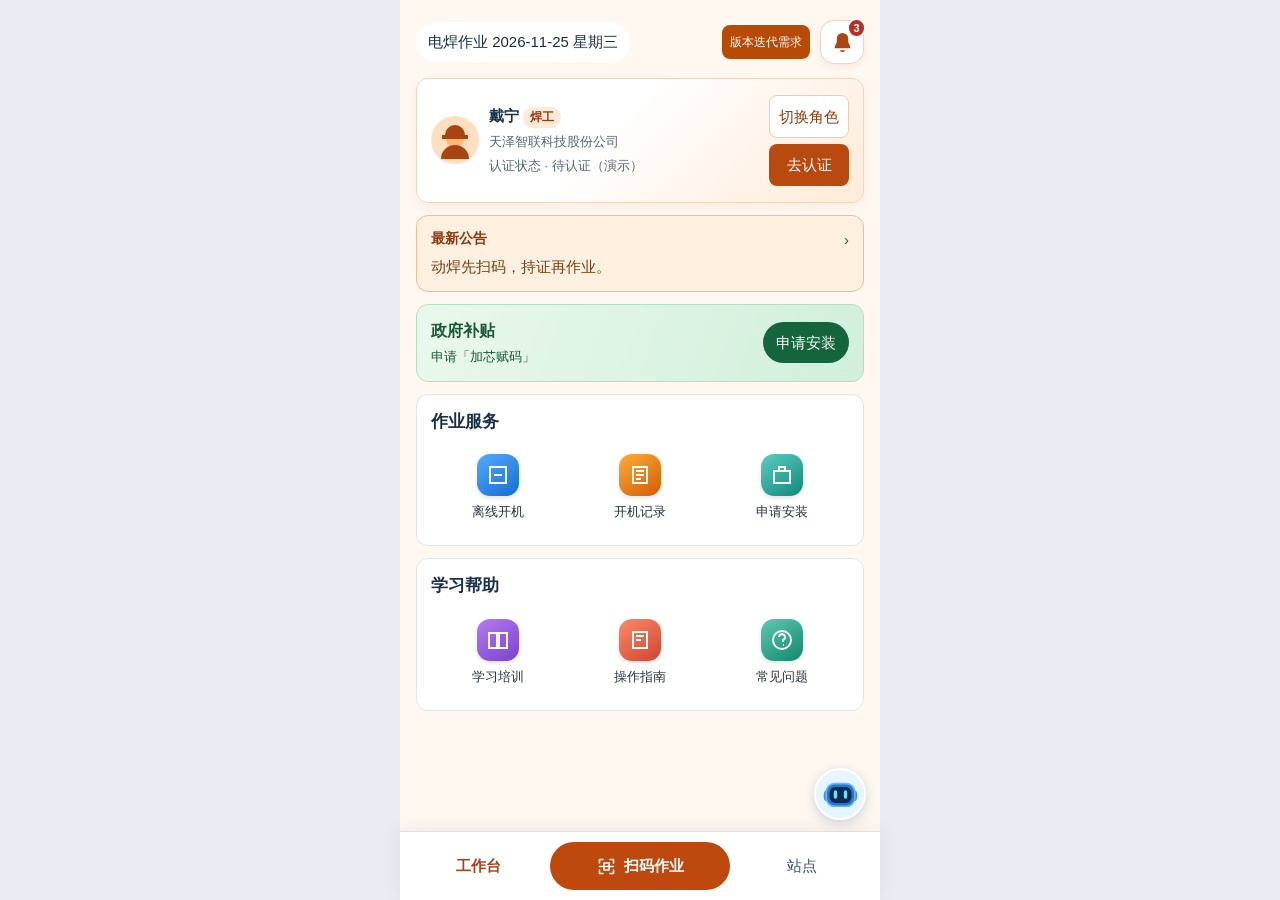
<file: pages/mini-workbench.html>
<!doctype html>
<html lang="zh-CN">
<meta charset="utf-8">
<meta name="viewport" content="width=device-width,initial-scale=1">
<title>电焊作业小程序原型</title>
<link rel="stylesheet" href="../assets/station-map/leaflet.css">
<script defer src="../assets/station-map/leaflet.js"></script>
<script defer src="../assets/station-map/street-boundaries.js"></script>
<script defer src="../assets/station-map/station-boundaries.js"></script>
<style>
*{box-sizing:border-box}body{margin:0;background:#e7edf2;color:#193047;font:15px/1.55 "Microsoft YaHei",sans-serif}button,select,input{font:inherit}button{cursor:pointer}button:focus-visible,a:focus-visible{outline:3px solid #277bc3;outline-offset:3px}.app{max-width:480px;min-height:100dvh;margin:auto;background:#f4f7f9;padding:20px 16px 115px}header{display:flex;justify-content:space-between;align-items:center;margin-bottom:14px}h1,h2,p{margin:0}h1{font-size:25px}h2{font-size:17px;margin-bottom:10px}.card{background:white;border:1px solid #dce5eb;border-radius:12px;padding:14px;margin-bottom:12px}.identity{display:flex;justify-content:space-between;gap:8px;align-items:center}.muted{color:#526679;font-size:13px}.action{background:#dff2ed;color:#075d4b;border:0;border-radius:8px;padding:9px}.tools{display:flex;flex-wrap:wrap;gap:8px}.notice{background:#fff2d9;color:#723c0a}.nav{position:fixed;bottom:0;left:50%;transform:translateX(-50%);width:min(480px,100%);background:white;border-top:1px solid #dae5ea;display:grid;grid-template-columns:1fr 1.4fr 1fr;gap:8px;padding:10px 14px calc(10px + env(safe-area-inset-bottom))}.nav button{border:0;background:white;color:#34516a;min-height:48px;border-radius:10px}.nav button[aria-current]{background:#edf4f8;font-weight:bold}.nav .scan{background:#08735d;color:white;font-weight:bold}.filters{display:grid;grid-template-columns:1fr 1fr;gap:8px}.filters input{grid-column:1/-1}.filters input,.filters select{width:100%;padding:9px;border:1px solid #bacbd8;border-radius:7px;background:white;color:inherit}.map{position:relative;height:188px;margin:10px 0;background:#e1eee3;border-radius:9px;overflow:hidden}.map svg{position:absolute;width:100%;height:100%;pointer-events:none}.pin{position:absolute;transform:translate(-50%,-50%);width:34px;height:34px;border:2px solid white;border-radius:50%;background:#08735d;color:white}.pin.active{background:#a34313}.station{display:block;text-align:left;width:100%;color:inherit}.station.active{border-color:#08735d;background:#f0fbf7}.status{float:right;color:#076555;font-size:12px}.count{margin:10px 0}dialog{border:0;border-radius:12px;width:min(360px,90vw);padding:20px}dialog::backdrop{background:#12263e80}dialog p{margin:12px 0}
.nav{box-shadow:0 -3px 18px #19304712;align-items:center}.nav button[aria-current]{background:transparent;color:#a84213}.nav .scan{background:#bd490e;border-radius:999px}.app:has(#sites:not([hidden])){padding-top:0}.map-stage{position:relative;margin:0 -16px;background:#e1eee3;padding-top:108px}.map-stage .filters{position:absolute;z-index:1;top:12px;left:14px;right:14px}.map-stage .filters input{grid-row:1;border-radius:999px}.map-stage .filters select{border-radius:999px}.map-stage .map{height:clamp(220px,38dvh,360px);margin:0;border-radius:0}.map-hint{padding:4px 14px 18px}.sheet{position:relative;margin:-12px -16px 0;background:white;border-radius:18px 18px 0 0;padding:10px 16px 16px}.sheet h2{margin-top:10px}.sheet .station{border-width:0 0 1px;border-radius:0;margin:0}.pin.active{outline:3px solid #f3b084}
#work .action{background:#fff1e6;color:#923a0c}.app:has(#work:not([hidden])){background:#fff8f1}.identity .profile{display:flex;gap:10px;align-items:center;min-width:0}.avatar{width:48px;height:48px;flex:none;border-radius:50%;background:#ffdfbf;color:#a74412}.tools{display:grid;grid-template-columns:repeat(3,minmax(0,1fr))}.tools .action{display:grid;justify-items:center;gap:6px;min-height:68px;font-size:13px}.tools svg{width:23px;height:23px;fill:none;stroke:currentColor;stroke-width:1.7}.account-actions{display:grid;gap:6px;flex:none}#roleDialog button{margin:4px}
#work header{gap:10px}.work-date{font-size:clamp(12px,3.6vw,15px);font-weight:500;background:#fff;padding:8px 12px;border-radius:999px}.message-bell{position:relative;flex:none;width:44px;height:44px;display:grid;place-items:center}.message-bell svg{width:23px;height:23px;fill:currentColor}.unread{position:absolute;top:-3px;right:-3px;min-width:19px;padding:0 4px;border:2px solid #fff;border-radius:999px;background:#b6371b;color:white;font-size:11px;text-align:center}
.nav .scan{display:flex;align-items:center;justify-content:center;gap:7px}.scan-icon{width:21px;height:21px;flex:none;fill:none;stroke:currentColor;stroke-width:1.8;stroke-linecap:round;stroke-linejoin:round}
#work .tools .action{background:transparent;color:#263341;align-content:start}
#work .tools .action:hover{background:#fff4e8}
.app-icon{display:grid;place-items:center;width:42px;height:42px;border-radius:13px;background:linear-gradient(145deg,var(--icon-light),var(--icon-dark));color:white;box-shadow:0 2px 5px #26334123}
.app-icon svg{width:24px;height:24px;stroke-width:1.9}
#work .welder-card{background:linear-gradient(135deg,#fff 42%,#ffebd8);border-color:#f2d6be;padding:16px 14px;box-shadow:0 4px 12px #803e1010}
.welder-card .avatar{outline:2px solid white;outline-offset:1px}
.welder-card .role-label{display:inline-block;border-radius:999px;background:#ffead7;color:#923a0c;padding:1px 7px;font-size:12px;vertical-align:middle}
.welder-card .profile p{margin-top:4px}
#work .welder-card #switchRole{background:white;border:1px solid #edcbb0}
#work .welder-card #certAction{background:#b94a0f;color:white}
.subsidy-card{background:linear-gradient(110deg,#fff0d7,#ffe3bb);border-color:#f1d1a5;gap:12px}
.subsidy-copy strong{color:#713509;font-size:16px}
.subsidy-copy .muted{color:#754d2e;margin-top:3px}
#work .subsidy-card .action{background:#9d420e;color:white;flex:none;border-radius:999px;padding-inline:13px}
#work .message-bell{background:white;border:1px solid #f2d4bd;border-radius:14px;color:#ab460e;box-shadow:0 3px 9px #803e1014}
#work .message-bell:hover{background:#ffe9d7}
.unread{background:#b92e22;line-height:16px;font-weight:700}
@media(max-width:350px){.welder-card{flex-wrap:wrap}.welder-card .account-actions{display:flex;margin-left:auto}}
.subsidy-card{background:linear-gradient(110deg,#e9f8ec,#d1efdb);border-color:#b7dec3}
.subsidy-copy strong,.subsidy-copy .muted{color:#195839}
#work .subsidy-card .action{background:#14653c;color:#fff}
.message-strip{display:flex;align-items:center;gap:9px;width:100%;text-align:left;color:#773f17;border-color:#f2d6be;background:#fffaf3}
.message-strip svg{width:21px;height:21px;flex:none;fill:none;stroke:currentColor;stroke-width:1.8}
.message-window{height:24px;overflow:hidden;flex:1;min-width:0}
.message-track{display:block;animation:message-roll 12s ease-in-out infinite}
.message-track span{display:block;height:24px;line-height:24px;overflow:hidden;text-overflow:ellipsis;white-space:nowrap}
.message-strip:hover .message-track,.message-strip:focus-visible .message-track{animation-play-state:paused}
@keyframes message-roll{0%,24%{transform:translateY(0)}33%,57%{transform:translateY(-24px)}66%,91%{transform:translateY(-48px)}100%{transform:translateY(-72px)}}
@media(prefers-reduced-motion:reduce){.message-track{animation:none}}
.message-strip{background:#fff0df;border-color:#ebbc95;padding:12px 14px}
.message-strip svg{color:#a84213}
.message-copy{display:grid;gap:2px;flex:1;min-width:0}
.message-copy strong{color:#8e370d;font-size:14px}
.message-copy .message-window{font-size:13px}
.message-strip{display:grid;grid-template-columns:minmax(0,1fr) auto;gap:4px 9px}
.message-heading{display:flex;align-items:center;gap:8px}
.message-strip>.message-window{grid-row:2;grid-column:1/-1}
.robot-support{position:fixed;z-index:2;right:max(14px,calc((100vw - 480px)/2 + 14px));bottom:calc(80px + env(safe-area-inset-bottom));width:52px;height:52px;display:grid;place-items:center;border:2px solid #fff;border-radius:50%;background:#e6f5ff;box-shadow:0 3px 12px #164c8138}.robot-support svg{width:37px;height:33px}.robot-support:hover{background:#cce9ff}#work{padding-bottom:48px}
.robot-eyes{transform-box:fill-box;transform-origin:center;animation:robot-blink 4s ease-in-out infinite}
@keyframes robot-blink{0%,74%,82%,89%,96%,100%{transform:scaleY(1)}78%,93%{transform:scaleY(.12)}}
@media(prefers-reduced-motion:reduce){.robot-eyes{animation:none}}
#map{isolation:isolate}.map-fallback{padding:16px}.map-stage .filters{z-index:3}
.map .boundary-label{border:0;background:transparent;box-shadow:none;color:#34516a;font-size:11px;padding:0;text-shadow:0 0 3px white,0 0 5px white}
.map .boundary-label::before{display:none}
.station-sheet-head{display:flex;align-items:center;justify-content:space-between;gap:8px}.station-sheet-head button{min-height:40px}.sheet .station{display:grid;grid-template-columns:clamp(78px,25%,110px) minmax(0,1fr);gap:12px;align-items:stretch}.station-media{position:relative;min-height:76px}.station-media .station-photo{position:absolute;inset:0;width:100%;height:100%}.station-photo{width:78px;height:68px;flex:none;border-radius:8px;object-fit:cover}.station-copy{min-width:0;flex:1}.station-placeholder{display:grid;place-content:center;text-align:center;background:#e9f2f5;color:#345c70;font-size:11px}.station-placeholder svg{width:24px;height:24px;margin:auto}.map .station-marker svg{position:static;width:22px;height:22px}.station-marker{display:grid;place-items:center;border:2px solid white;border-radius:50%;background:#c74f15;color:white;box-shadow:0 2px 6px #14344455}.station-marker.selected{background:#963607;outline:2px solid #f9bb91}
/* Muted map colors keep station markers distinct from the basemap. */
.map-stage{background:#e3ebf2}
#map{background:#dce7f0}
#map .boundary-label{color:#405a72}
#map .leaflet-tile-pane{filter:saturate(.64) brightness(1.04) contrast(.92)}
.station-sheet-head h2{margin:0 auto 0 0}
.station-photo-label{position:absolute;bottom:4px;left:4px;padding:1px 4px;border-radius:4px;background:#132b42;color:white;font-size:10px}
[hidden]{display:none!important}.nav.installer-nav{grid-template-columns:1fr 1fr}
#roleDialog{color:#202731;padding:20px;border-radius:18px;box-shadow:0 12px 36px #18202b33}
.role-head{display:flex;align-items:center;justify-content:space-between;gap:8px;margin-bottom:14px}
.role-head h2{margin:0;font-size:20px}
#roleDialog button{margin:0}
.role-close{border:0;background:#f3f1ee;color:#504943;border-radius:50%;width:38px;height:38px;font-size:22px}
.role-options{display:grid;gap:10px}
.role-option{display:grid;grid-template-columns:44px minmax(0,1fr) auto;align-items:center;gap:10px;min-height:68px;padding:10px;border:1px solid #ece8f5;border-radius:12px;background:#f6f3fb;text-align:left;color:inherit;font-weight:700}
.role-option[aria-current="true"]{background:#fff2e5;border-color:#eac09e}
.role-symbol{display:grid;place-items:center;width:44px;height:44px;border-radius:13px;color:white;background:var(--role-color)}
.role-symbol svg{width:25px;height:25px;fill:none;stroke:currentColor;stroke-width:1.8;stroke-linecap:round;stroke-linejoin:round}
.role-state{color:#824015;font-size:12px;white-space:nowrap}
.profile-avatar{border:0;padding:0;background:none;border-radius:50%;display:grid;place-items:center;flex:none}
#profilePage h1{font-size:20px;margin-right:auto;margin-left:12px}
.profile-form{display:grid;gap:15px;min-height:calc(72dvh - 30px)}
.profile-form label{display:grid;gap:5px;font-weight:600}
.profile-form input,.profile-form textarea{font:inherit;font-weight:400;width:100%;min-height:44px;padding:8px 10px;border:1px solid #d8e3e8;border-radius:8px;color:#193047;background:#fff}
.profile-form [readonly]{background:#f4f6f7;color:#516474}
.profile-footer{align-self:end;display:grid;gap:10px}
.profile-footer button{min-height:44px;font-weight:700}
.profile-footer .profile-save{background:#08735d;color:#fff}
.profile-footer .profile-logout{background:#fff1ed;color:#a43420;border:1px solid #eccbc3}
#work .version-trigger{margin-left:auto;background:#b84a08;color:#fff;font-size:12px;white-space:nowrap;padding:8px}#versionDialog{max-height:85dvh;color:#193047}#versionDialog header{position:sticky;top:0;background:#fff;gap:10px;padding:4px 0}#versionDialog h2{margin:0}#versionDialog h3{color:#91400f}#versionDialog section+section{border-top:1px solid #e8edf0}#versionDialog ul{padding-left:20px}
.version-role-table{width:100%;border-collapse:collapse;table-layout:fixed;font-size:12px;line-height:1.6}.version-role-table th,.version-role-table td{padding:8px 6px;text-align:left;vertical-align:top;border-bottom:1px solid #e8edf0;overflow-wrap:anywhere}.version-role-table thead{background:#fff0df;color:#824015}.version-role-table th:first-child{width:24%}.version-role-table thead th:last-child{width:25%}
.welding-header{gap:8px}.welding-header h1{font-size:20px;text-align:center;white-space:nowrap}.welding-header button{min-height:42px;white-space:nowrap}.welding-header .welding-export{background:#a74313;color:#fff}.welding-export:disabled{opacity:.55;cursor:default}
.welding-count{margin:14px 0 8px}.welding-empty{text-align:center;color:#526679;padding:20vh 0 8vh}.welding-device strong{overflow-wrap:anywhere}.welding-device p{margin-top:5px}.app:has(#welderManagement:not([hidden])){padding-bottom:24px;background:#f3f8fa}
</style>
<main class="app">
<section id="work">
<header><h1 class="work-date">电焊作业 2026-11-25 星期三</h1><button class="action version-trigger" type="button" aria-haspopup="dialog" onclick="document.getElementById('versionDialog').showModal()">版本迭代需求</button><button class="action message-bell" type="button" data-note="消息" aria-label="消息，3 条未读（演示）"><svg viewBox="0 0 24 24" aria-hidden="true"><path d="M12 2a6 6 0 0 0-6 6v4l-2 4v2h16v-2l-2-4V8a6 6 0 0 0-6-6Zm0 20a3 3 0 0 0 2.8-2h-5.6a3 3 0 0 0 2.8 2Z"/></svg><span class="unread" aria-hidden="true">3</span></button></header>
<section class="card identity welder-card"><div class="profile"><button id="openProfile" class="profile-avatar" type="button" aria-label="编辑个人信息"><svg class="avatar" viewBox="0 0 48 48" role="img" aria-label="用户头像"><circle cx="24" cy="23" r="9" fill="#ffb975"/><path d="M10 43a14 14 0 0 1 28 0zM14 19a10 10 0 0 1 20 0h3v4H11v-4z" fill="currentColor"/></svg></button><div><strong>戴宁 <span class="role-label" id="role">焊工</span></strong><p class="muted">天泽智联科技股份公司</p><p class="muted" id="certState">认证状态 · 待认证（演示）</p></div></div><div class="account-actions"><button class="action" id="switchRole">切换角色</button><button class="action" id="certAction" data-note="焊工认证">去认证</button></div></section>
<button class="card message-strip" type="button" data-note="消息" aria-label="查看消息，3 条未读（演示）">
  <span class="message-copy message-heading"><strong>最新公告</strong></span>
  <span aria-hidden="true">›</span>
  <span class="message-window" aria-hidden="true"><span class="message-track"><span>动焊先扫码，持证再作业。</span><span>学习培训 · 可查看操作指南</span><span>设备服务 · 可查询安装站点</span><span>动焊先扫码，持证再作业。</span></span></span>
</button>
<section class="card identity subsidy-card" id="welderSubsidy"><div class="subsidy-copy"><strong>政府补贴</strong><p class="muted">申请「加芯赋码」</p></div><button class="action" data-note="政府补贴 · 申请安装">申请安装</button></section>
<section class="card" id="welderTools"><h2>作业服务</h2><div class="tools"><button class="action" data-note="离线开机">离线开机</button><button class="action" data-note="开机记录">开机记录</button><button class="action" data-note="申请安装">申请安装</button></div></section>
<section class="card" id="installerTools" hidden>
  <h2>安装与维修</h2>
  <div class="tools">
    <button class="action" data-note="批量安装">批量安装</button>
    <button class="action" data-note="预约安装">预约安装</button>
    <button class="action" data-note="安装记录">安装记录</button>
    <button class="action" data-note="设备维修">设备维修</button>
    <button class="action" data-note="维修记录">维修记录</button>
  </div>
</section>
<section class="card" id="safetyTools" hidden>
  <h2>单位安全管理</h2>
  <div class="tools">
    <button class="action" data-note="芯片安装">芯片安装</button>
    <button class="action" data-note="预约记录">预约记录</button>
    <button class="action" id="openWelderManagement">焊机管理</button>
    <button class="action" data-note="人员管理">人员管理</button>
    <button class="action" data-note="预警处置">预警处置</button>
  </div>
</section>
<section class="card"><h2>学习帮助</h2><div class="tools"><button class="action" data-note="学习培训">学习培训</button><button class="action" data-note="操作指南">操作指南</button><button class="action" data-note="常见问题">常见问题</button></div></section>
</section>
<button class="robot-support" type="button" data-note="智能客服" aria-label="智能客服">
  <svg viewBox="0 0 44 36" aria-hidden="true">
    <path d="M5 13C1 13 1 26 5 26m34-13c4 0 4 13 0 13" fill="#408ce2"/>
    <rect x="5" y="5" width="34" height="27" rx="10" fill="#2676cc" stroke="#68b5ff" stroke-width="2"/>
    <rect x="9" y="9" width="26" height="19" rx="7" fill="#102852"/>
    <g class="robot-eyes" fill="#65e4ff">
      <rect x="14" y="13" width="4" height="10" rx="2"/>
      <rect x="26" y="13" width="4" height="10" rx="2"/>
    </g>
  </svg>
</button>
<section id="profilePage" hidden>
  <header><button class="action" id="profileBack" type="button">返回</button><h1 tabindex="-1" id="profileTitle">个人信息编辑</h1></header>
  <p class="card notice">仅可修改手机号。其他信息如需更改，请联系客服 <a href="tel:4000119000">4000119000</a>。</p>
  <form id="profileForm" class="card profile-form">
    <label>姓名<input value="戴宁" readonly></label>
    <label>身份证号<input value="342422********358X" readonly></label>
    <label>手机号码<input id="profilePhone" type="tel" inputmode="numeric" autocomplete="off" maxlength="11" pattern="1[3-9][0-9]{9}" placeholder="180****3837" title="请输入有效的 11 位手机号码"></label>
    <label>所属企业<input value="天泽智联科技股份公司" readonly></label>
    <label>所属区域<textarea readonly rows="2">安徽省 / 合肥市 / 经开区 / 芙蓉社区管理委员会街道</textarea></label>
    <p id="profileStatus" class="muted" role="status"></p>
    <div class="profile-footer"><button class="action profile-save" type="submit">确定</button><button class="action profile-logout" id="profileLogout" type="button">退出登录</button></div>
  </form>
</section>
<section id="signedOut" class="card" hidden><h1 tabindex="-1">已退出登录</h1><button class="action" id="demoLogin" type="button">重新进入演示</button></section>
<section id="welderManagement" hidden>
  <header class="welding-header">
    <button type="button" class="action" id="weldingBack">返回</button>
    <h1 id="weldingTitle" tabindex="-1">焊机管理</h1>
    <button type="button" class="action welding-export" id="exportWelding">导出</button>
  </header>
  <div class="filters">
    <input id="weldingSearch" type="search" aria-label="搜索设备编号或焊机编码" placeholder="请输入设备编号／焊机编码搜索">
    <select id="weldingWork" aria-label="作业状态"><option value="">全部作业状态</option><option>作业中</option><option>停止作业</option></select>
    <select id="weldingPower" aria-label="通电状态"><option value="">全部通电状态</option><option>已通电</option><option>已断电</option></select>
  </div>
  <p class="muted welding-count" id="weldingCount" role="status"></p>
  <div id="weldingRows"></div>
  <div class="welding-empty" id="weldingEmpty" hidden>暂无数据</div>
</section>
<section id="sites" hidden>
<div class="map-stage" id="mapStage"><div class="filters"><select id="city" aria-label="市"></select><select id="district" aria-label="区县"></select><input id="search" type="search" aria-label="搜索站点" placeholder="搜索站点名称或地址"></div>
<div class="map" id="map" aria-label="安装站点地图"><p class="map-fallback">地图加载中，站点列表可直接查看。</p></div>
<p class="muted map-hint">行政区划底图 · 站点坐标待核实</p></div>
<section class="sheet" aria-labelledby="stationHeading">

<div class="station-sheet-head"><h2 id="stationHeading">安装站点</h2><button class="action" id="closeStation" type="button" hidden>返回站点列表</button></div>
<p class="count muted" id="count" aria-live="polite"></p><div id="stations"></div>
</section>
</section>
</main>
<nav class="nav" aria-label="底部导航"><button data-page="work" aria-current="page">工作台</button><button class="scan" data-note="扫码作业"><svg class="scan-icon" viewBox="0 0 24 24" aria-hidden="true"><path d="M8 4H4v4m12-4h4v4M4 16v4h4m8 0h4v-4M4 12h16M9 8h6v8H9z"/></svg>扫码作业</button><button data-page="sites">站点</button></nav>
<dialog id="notice"><h2 id="dialogTitle"></h2><p id="dialogText"></p><form method="dialog"><button class="action">关闭</button></form></dialog>
<dialog id="versionDialog" aria-labelledby="versionTitle"><header><h2 id="versionTitle">V2.1.15 版本迭代需求</h2><form method="dialog"><button class="action" autofocus>关闭</button></form></header>
<section><h3>1. 工作台布局优化</h3><p>保留橙色主题和头像，身份卡展示姓名、角色和所属单位。顶部以较小字号显示电焊作业、日期和星期。消息铃铛显示未读数字，安全提示并入按角色轮播的「最新公告」。</p><p>移除「当前作业」，应用入口使用彩色圆角图标与名称。政府补贴沿用绿色并提供申请安装。保留支持眨眼的蓝色机器人智能客服入口。</p></section>
<section><h3>2. 角色切换与专属工作台</h3><p>角色选择弹框为四种角色配独立图标并标记当前角色，点击后进入对应工作台。</p><table class="version-role-table" aria-label="各角色工作台与底部菜单对照">
  <thead><tr><th scope="col">角色</th><th scope="col">工作台入口</th><th scope="col">底部菜单</th></tr></thead>
  <tbody>
    <tr><th scope="row">焊工</th><td>作业服务<br>离线开机、开机记录、申请安装</td><td>工作台、扫码作业、站点</td></tr>
    <tr><th scope="row">安装工</th><td>安装与维修<br>批量安装、预约安装、安装记录、设备维修、维修记录</td><td>工作台、站点</td></tr>
    <tr><th scope="row">项目负责人</th><td>单位安全管理<br>芯片安装、预约记录、焊机管理、人员管理、预警处置、政府补贴</td><td>工作台、站点</td></tr><tr><th scope="row">企业安全负责人</th><td>单位安全管理<br>芯片安装、预约记录、焊机管理、人员管理、预警处置、政府补贴</td><td>工作台、站点</td></tr>
  </tbody>
</table>
<p>焊工底栏的「扫码作业」使用橙色按钮并配扫码图标，识别设备后按状态提供开机或关机操作。</p><p>焊工未认证时显示「待认证」和「去认证」，通过后显示「已认证」和「查看认证」，可查看认证姓名、脱敏证件信息和有效期（如有）。三个角色均保留学习培训、操作指南和常见问题。</p></section>
<section><h3>3. 站点地图与列表</h3><p>从底栏进入站点，支持按市、区县和关键词筛选。蓝灰地图与列表同步更新，左上角显示「安装站点（N个）」。点击橙色点位后，下方只显示该站点，点击「返回站点列表」恢复原筛选结果。</p><p>站点采用等高的左图右文布局，展示名称、所属区域、详细地址、站点状态、负责人和联系方式。</p></section>
<section><h3>4. 个人信息与退出登录</h3><p>点击头像进入个人信息编辑，保留原有功能，仅手机号可编辑。原工作台的「退出」移至个人信息页底部，改为「退出登录」。确认后进入退出状态，取消则留在当前页。</p></section>
<section><h3>5. 原型演示说明</h3><p>站点坐标待核实，部分照片为示意图，负责人、联系方式与未读数为演示数据。认证、扫码、安装维修、安全管理、智能客服和登录的正式流程需接入对应业务服务。</p></section></dialog>
<dialog id="roleDialog" aria-labelledby="roleTitle"><form method="dialog">
  <div class="role-head"><h2 id="roleTitle">请选择你的角色</h2><button class="role-close" value="cancel" aria-label="取消切换">×</button></div>
  <div class="role-options">
    <button class="role-option" value="焊工"><span class="role-symbol" style="--role-color:#168779"><svg viewBox="0 0 24 24" aria-hidden="true"><path d="M4 12h16M6 12V9a6 6 0 0 1 12 0v3M12 3v6M7 14a5 5 0 0 0 10 0M4 21c2-4 14-4 16 0"/></svg></span><span>我是焊工</span><span class="role-state">›</span></button>
    <button class="role-option" value="安装工"><span class="role-symbol" style="--role-color:#bb4c10"><svg viewBox="0 0 24 24" aria-hidden="true"><path d="M14 5a5 5 0 0 0-6 6l-5 5a3 3 0 0 0 4 4l5-5a5 5 0 0 0 6-6l-3 3-3-3z"/></svg></span><span>我是安装工</span><span class="role-state">›</span></button>
    <button class="role-option" value="企业安全负责人"><span class="role-symbol" style="--role-color:#3769aa"><svg viewBox="0 0 24 24" aria-hidden="true"><path d="M12 3 4 6v5c0 4 3 8 8 10 5-2 8-6 8-10V6zM8 12l3 3 5-5"/></svg></span><span>我是企业安全负责人</span><span class="role-state">›</span></button>
    <button class="role-option" value="项目负责人"><span class="role-symbol" style="--role-color:#7251a1"><svg viewBox="0 0 24 24" aria-hidden="true"><path d="M12 3 4 6v5c0 4 3 8 8 10 5-2 8-6 8-10V6zM8 12l3 3 5-5"/></svg></span><span>我是项目负责人</span><span class="role-state">›</span></button>
  </div>
</form></dialog>
<script>
const data=[
 ['黄山脉链五金机电','黄山市','屯溪区','新潭镇','梅林国际-北门',48,60,'周明（演示）','138****1201','../assets/station-chuanhai.png',true],
 ['休宁野狼五金机电','黄山市','休宁县','海阳镇','齐云西大道49号',23,73,'许诚（演示）','138****1202','../assets/station-chuanhai.png',true],
 ['歙县未来万家五金机电','黄山市','歙县','徽城镇','润峰水岸名城',70,69,'方敏（演示）','138****1203','../assets/station-chuanhai.png',true],
 ['川海五金机电','合肥市','巢湖市','凤凰山街道','川海五金机电（新都人家店）',45,22,'陈宇（演示）','138****1204','../assets/station-chuanhai.png'],
 ['锐锢商城','宣城市','宣州区','双桥街道','建材交易中心',78,32,'赵宁（演示）','138****1205','../assets/station-chuanhai.png',true]
];
const byId=id=>document.getElementById(id);
const profilePage=byId('profilePage');
const mainNav=document.querySelector('.nav');
const robotSupport=document.querySelector('.robot-support');
function showProfile(open){
 profilePage.hidden=!open;
 byId('work').hidden=open;
 mainNav.hidden=open;
 robotSupport.hidden=open;
 window.scrollTo(0,0);
 if(open)byId('profileTitle').focus();else byId('openProfile').focus();
}
byId('openProfile').onclick=()=>showProfile(true);
byId('profileBack').onclick=()=>{
 byId('profileForm').reset();
 byId('profilePhone').value=savedPhone;
 byId('profileStatus').textContent='';
 showProfile(false);
};
let savedPhone='';
byId('profileForm').onsubmit=event=>{
 event.preventDefault();
 savedPhone=byId('profilePhone').value;
 byId('profileStatus').textContent=savedPhone?'手机号已保存到本次演示。':'请输入手机号。';
};
byId('profileLogout').onclick=()=>{
 if(!window.confirm('确定退出登录？'))return;
 savedPhone='';
 byId('profileForm').reset();
 byId('profileStatus').textContent='';
 profilePage.hidden=true;
 byId('signedOut').hidden=false;
 byId('signedOut').querySelector('h1').focus();
};
byId('demoLogin').onclick=()=>{
 byId('signedOut').hidden=true;
 showProfile(false);
};
const weldingDevices=[
 {id:'DEMO-001',code:'HJ-001',work:'作业中',power:'已通电',records:[['开机','2026-11-26 09:15:00']]},
 {id:'DEMO-002',code:'HJ-002',work:'停止作业',power:'已断电',records:[['开机','2026-11-26 08:30:00'],['关机','2026-11-26 10:30:00']]}
];
const weldingPage=byId('welderManagement');
function matchedWeldingDevices(){
 const search=byId('weldingSearch').value.trim().toLowerCase();
 const work=byId('weldingWork').value;
 const power=byId('weldingPower').value;
 return weldingDevices.filter(device=>
  (!work||device.work===work)&&(!power||device.power===power)&&
  [device.id,device.code].some(value=>value.toLowerCase().includes(search))
 );
}
function renderWeldingDevices(){
 const matched=matchedWeldingDevices();
 const list=byId('weldingRows');
 list.replaceChildren();
 for(const device of matched){
  const row=document.createElement('article');
  row.className='card welding-device';
  const name=document.createElement('strong');
  name.textContent=device.id+' · '+device.code;
  const status=document.createElement('p');
  status.className='muted';
  status.textContent=device.work+' · '+device.power;
  row.append(name,status);
  list.append(row);
 }
 byId('weldingCount').textContent='共 '+matched.length+' 台焊机';
 byId('weldingEmpty').hidden=matched.length>0;
 byId('exportWelding').disabled=!matched.some(device=>device.records.length);
}
function showWeldingManagement(open){
 weldingPage.hidden=!open;
 byId('work').hidden=open;
 mainNav.hidden=open;
 robotSupport.hidden=open;
 window.scrollTo(0,0);
 if(open){renderWeldingDevices();byId('weldingTitle').focus();}
 else byId('openWelderManagement').focus();
}
byId('openWelderManagement').onclick=()=>showWeldingManagement(true);
byId('weldingBack').onclick=()=>showWeldingManagement(false);
byId('weldingSearch').addEventListener('input',renderWeldingDevices);
for(const id of ['weldingWork','weldingPower'])byId(id).addEventListener('change',renderWeldingDevices);
byId('exportWelding').onclick=()=>{
 const records=matchedWeldingDevices().flatMap(device=>device.records.map(record=>[device.id,device.code,...record]));
 if(!records.length)return;
 const csv=[['设备编号','焊机编码','操作','操作时间'],...records].map(row=>
  row.map(value=>'"'+value.replaceAll('"','""')+'"').join(',')
 ).join('\r\n');
 const url=URL.createObjectURL(new Blob(['\uFEFF',csv],{type:'text/csv;charset=utf-8'}));
 const link=document.createElement('a');
 link.href=url;
 link.download='焊机开关机记录-演示.csv';
 document.body.append(link);
 link.click();
 link.remove();
 setTimeout(()=>URL.revokeObjectURL(url),1000);
 byId('weldingCount').textContent='已导出 '+records.length+' 条开关机记录';
};
const roleDialog=byId('roleDialog');
byId('switchRole').onclick=()=>{
 roleDialog.returnValue='';
 const current=byId('role').textContent.trim();
 for(const button of roleDialog.querySelectorAll('.role-option')){
  const selected=button.value===current;
  if(selected)button.setAttribute('aria-current','true');else button.removeAttribute('aria-current');
  button.querySelector('.role-state').textContent=selected?'当前':'›';
 }
 roleDialog.showModal();
};
roleDialog.addEventListener('close',()=>{
 const selected=roleDialog.returnValue;
 if(!['焊工','安装工','企业安全负责人','项目负责人'].includes(selected))return;
 byId('role').textContent=selected;
 const isWelder=selected==='焊工';
 byId('certAction').hidden=!isWelder;
 byId('certState').hidden=!isWelder;
 const isInstaller=selected==='安装工';
 byId('installerTools').hidden=!isInstaller;
 const isSafetyLead=['企业安全负责人','项目负责人'].includes(selected);
 byId('safetyTools').hidden=!isSafetyLead;
 byId('welderTools').hidden=!isWelder;
 byId('welderSubsidy').hidden=isInstaller;
 document.querySelector('.nav .scan').hidden=!isWelder;
 document.querySelector('.nav').classList.toggle('installer-nav',!isWelder);
 const track=document.querySelector('.message-track');
 const messages=isInstaller
  ? ['批量安装 · 先校验设备开关机，再登记信息','预约安装 · 查看企业预约工单','设备维修 · 可查看维修记录']
  : isSafetyLead
   ? ['安全提醒 · 请关注本单位焊机状态','预警处理 · 请及时查看并处理预警','加芯赋码 · 可通过政府补贴入口申请安装']
   : ['动焊先扫码，持证再作业。','学习培训 · 可查看操作指南','设备服务 · 可查询安装站点'];
 [...track.children].forEach((line,index)=>{line.textContent=messages[index % messages.length];});
});
const icons=['M4 4h16v16H4z M8 12h8','M5 4h14v16H5z M8 8h8 M8 12h8 M8 16h5','M4 8h16v12H4z M9 8V4h6v4','M3 5h8v15H3z M13 5h8v15h-8z','M5 4h14v16H5z M8 8h8 M8 12h5','M12 3a9 9 0 1 0 0 18 9 9 0 0 0 0-18z M9 9a3 3 0 1 1 4 3v2 M13 17h1'];
const iconColors=[['#54aafa','#146ed4'],['#ffad37','#d15c05'],['#5acdc4','#118977'],['#b67aef','#7942cd'],['#ff8965','#ce4531'],['#5bcbae','#14866c']];
const installerIcons=[
 ['M4 7h16v13H4z M8 7V4h8v3 M8 13h8 M12 9v8','#5acdc4','#118977'],
 ['M4 6h16v14H4z M8 3v6 M16 3v6 M4 11h16 M9 15l2 2 4-4','#b67aef','#7942cd'],
 ['M5 4h14v16H5z M8 8h8 M8 12h8 M8 16h5','#54aafa','#146ed4'],
 ['M14 5a4 4 0 0 0-5 5l-5 5a2 2 0 0 0 3 3l5-5a4 4 0 0 0 5-5l-3 2-2-2z','#5bcbae','#14866c'],
 ['M6 4h12v16H6z M9 8h6 M9 12h6 M9 16h4','#48baa6','#187967']
];
document.querySelectorAll('#work .tools:not(#installerTools .tools):not(#safetyTools .tools) button').forEach((button,index)=>decorateTool(button,icons[index],...iconColors[index]));
document.querySelectorAll('#installerTools button').forEach((button,index)=>decorateTool(button,...installerIcons[index]));
const safetyIcons=[
 [icons[2],'#54aafa','#146ed4'],
 [installerIcons[1][0],'#b67aef','#7942cd'],
 [icons[0],'#54aafa','#146ed4'],
 ['M9 11a3 3 0 1 0 0-6 3 3 0 0 0 0 6z M3 20v-2a6 6 0 0 1 12 0v2 M16 10h5 M18.5 7.5v5','#5bcbae','#14866c'],
 ['M12 4 3 20h18z M12 10v4 M12 17h.01','#ff8965','#ce4531']
];
document.querySelectorAll('#safetyTools button').forEach((button,index)=>decorateTool(button,...safetyIcons[index]));
function decorateTool(button,shape,light,dark){
 const svg=document.createElementNS('http://www.w3.org/2000/svg','svg');
 svg.setAttribute('viewBox','0 0 24 24');svg.setAttribute('aria-hidden','true');
 const path=document.createElementNS(svg.namespaceURI,'path');
 path.setAttribute('d',shape);svg.append(path);
 const icon=document.createElement('span');
 icon.className='app-icon';
 icon.style.setProperty('--icon-light',light);
 icon.style.setProperty('--icon-dark',dark);
 icon.append(svg);
 button.prepend(icon);
}
const city=byId('city'),district=byId('district'),search=byId('search');
let active=-1;
const stationIcon='<svg viewBox="0 0 24 24" aria-hidden="true" fill="none" stroke="currentColor" stroke-width="1.7"><path d="M3 10l2-5h14l2 5M4 10h16v10H4zM9 20v-6h6v6M3 10h18"/></svg>';
byId('closeStation').onclick=()=>{
 active=-1;
 render();
 byId('stationHeading').focus();
};
let map, markerLayer;
const positions=[[29.74,118.29],[29.79,118.19],[29.87,118.43],[31.61,117.87],[30.95,118.81]];
function addStationBasemap(){
 const boundaries=window.STATION_BOUNDARIES;
 if(!boundaries)return;
 map.attributionControl.addAttribution('行政区划 &copy; <a href="https://datav.aliyun.com/portal/school/atlas/area_selector">阿里云 DataV</a>');
 const labelPane=map.createPane('boundaryLabels');
 labelPane.style.zIndex=590;
 labelPane.style.pointerEvents='none';
 const createLayer=(features,style)=>{
  const labels=L.layerGroup();
  const areas=L.geoJSON(features,{interactive:false,style,onEachFeature(feature){
   const {center,name}=feature.properties;
   if(!center||!name)return;
   const label=document.createElement('span');
   label.textContent=name;
   L.tooltip({permanent:true,direction:'center',className:'boundary-label',pane:'boundaryLabels'})
    .setLatLng([center[1],center[0]]).setContent(label).addTo(labels);
  }}).addTo(map);
  return {areas,labels};
 };
 const cities=createLayer(boundaries.cities,{color:'#7793aa',weight:1.2,fillColor:'#eff4f8',fillOpacity:0.88});
 const counties=createLayer(boundaries.counties,{color:'#a4b7c9',weight:0.8,fill:false});
 const updateDetail=()=>{
  const showCounties=map.getZoom()>=10;
  if(showCounties){
   map.removeLayer(cities.labels);
   counties.areas.addTo(map);
   counties.labels.addTo(map);
  }else{
   map.removeLayer(counties.areas);
   map.removeLayer(counties.labels);
   cities.labels.addTo(map);
  }
 };
 map.on('zoomend',updateDetail);
 updateDetail();
}
let mapResourcesReady=false;
document.addEventListener('DOMContentLoaded',()=>{
 mapResourcesReady=true;
 if(!byId('sites').hidden){initMap();render();}
},{once:true});
function initMap(){
 if(map||!mapResourcesReady)return;
 if(!window.L){
  byId('map').textContent='地图组件未加载，仍可使用下方站点列表。';
  return;
 }
 byId('map').replaceChildren();
 map=L.map('map',{scrollWheelZoom:false,preferCanvas:true,minZoom:6,maxZoom:14}).setView([31.82,117.23],12);
 addStationBasemap();
 if(window.RISK_STREET_GEOJSON){
  const streets=L.geoJSON(window.RISK_STREET_GEOJSON,{interactive:false,style:{color:'#6d8ba5',weight:1.2,fillColor:'#aec7dc',fillOpacity:0.08}});
  const updateStreets=()=>{
   if(map.getZoom()>=11)streets.addTo(map);
   else map.removeLayer(streets);
  };
  map.on('zoomend',updateStreets);
  updateStreets();
 }
 markerLayer=L.layerGroup().addTo(map);
}
function options(select,label,values){
 select.replaceChildren(new Option(label,''));
 for(const value of new Set(values)) select.add(new Option(value,value));
}
function districts(){
 options(district,'全部区县',data.filter(row=>!city.value||city.value===row[1]).map(row=>row[2]));
}
function render(){
 const list=byId('stations'),bounds=[];
 list.replaceChildren();markerLayer?.clearLayers();
 let count=0;
 data.forEach(([name,c,d,t,address,x,y,contactName,contactPhone,photoUrl,isSamplePhoto],index)=>{
  if((city.value&&city.value!==c)||(district.value&&district.value!==d)||!(name+c+d+t+address).includes(search.value.trim()))return;
  count++;
  if(markerLayer){
   const position=positions[index];
   bounds.push(position);
   const icon=L.divIcon({className:'station-marker'+(active===index?' selected':''),html:stationIcon,iconSize:[34,34],iconAnchor:[17,17]});
   const marker=L.marker(position,{icon,title:name+'（示意点位）',alt:name}).addTo(markerLayer);
   marker.getElement()?.setAttribute('aria-label',name);
   const label=document.createElement('span');
   label.textContent=name+'（示意）';
   marker.bindPopup(label);
   marker.on('click',()=>{
    active=index;
    render();
    byId('stationHeading').scrollIntoView({block:'nearest'});
   });
   if(active===index)marker.openPopup();
  }
  if(active>=0&&active!==index)return;
  const card=document.createElement(active===index?'article':'button');
  card.id='station-'+index;card.className='card station'+(active===index?' active':'');
  const media=document.createElement('span');media.className='station-media';card.append(media);
  const placeholder=document.createElement('span');
  placeholder.className='station-photo station-placeholder';
  placeholder.innerHTML=stationIcon+'<span>暂无站点照片</span>';
  if(photoUrl){
   const photo=document.createElement('img');
   photo.className='station-photo';photo.alt=isSamplePhoto?'站点示意照片':name+'站点照片';photo.src=photoUrl;
   photo.onerror=()=>photo.replaceWith(placeholder);
   media.append(photo);
   if(isSamplePhoto){const tag=document.createElement('span');tag.className='station-photo-label';tag.textContent='示意照片';media.append(tag);}
  }else media.append(placeholder);
  const copy=document.createElement('div');
  copy.className='station-copy';card.append(copy);
  for(const [tag,value,cls] of [['span','已启用','status'],['strong',name,''],['p',c+' · '+d+' · '+t,'muted'],['p',address,''],['p','站点负责人：'+(contactName||'未登记'),'muted'],['p','联系方式：'+(contactPhone||'未登记'),'muted']]){
   const node=document.createElement(tag);node.textContent=value;node.className=cls;copy.append(node);
  }
  if(active!==index)card.onclick=()=>{active=index;render();byId('stationHeading').scrollIntoView({block:'nearest'});};
  list.append(card);
 });
 byId('count').textContent='没有匹配站点，请调整筛选条件';
 byId('count').hidden=active>=0||count>0;
 byId('closeStation').hidden=active<0;
 byId('stationHeading').textContent=active>=0?'站点详情':'安装站点（'+count+'个）';
 byId('stationHeading').tabIndex=-1;
 if(map&&active<0&&bounds.length)map.fitBounds(bounds,{padding:[22,22],maxZoom:12});
}
options(city,'全部市',data.map(row=>row[1]));districts();render();
city.onchange=()=>{districts();active=-1;render();};
district.onchange=search.oninput=()=>{active=-1;render();};
document.addEventListener('click',event=>{
 const target=event.target.closest('button');
 if(!target)return;
 if(target.dataset.page){
  const page=target.dataset.page;
  byId('work').hidden=page!=='work';byId('sites').hidden=page!=='sites';
  if(page==='sites'){initMap();map?.invalidateSize();render();}
  document.querySelector('.robot-support').style.display=page==='work'?'':'none';
  document.querySelectorAll('.nav [data-page]').forEach(button=>{
   if(button.dataset.page===page)button.setAttribute('aria-current','page');else button.removeAttribute('aria-current');
  });
  window.scrollTo(0,0);
 }
 if(target.dataset.note){
  const title=target.dataset.note;
  byId('dialogTitle').textContent=title;
  byId('dialogText').textContent=title==='扫码作业'?'正式版扫码识别设备后，根据该设备状态提供开机或关机操作。原型仅展示入口。':'此入口用于原型演示，正式业务待接入。';
  byId('notice').showModal();
 }
});
</script>
</html>
</file>
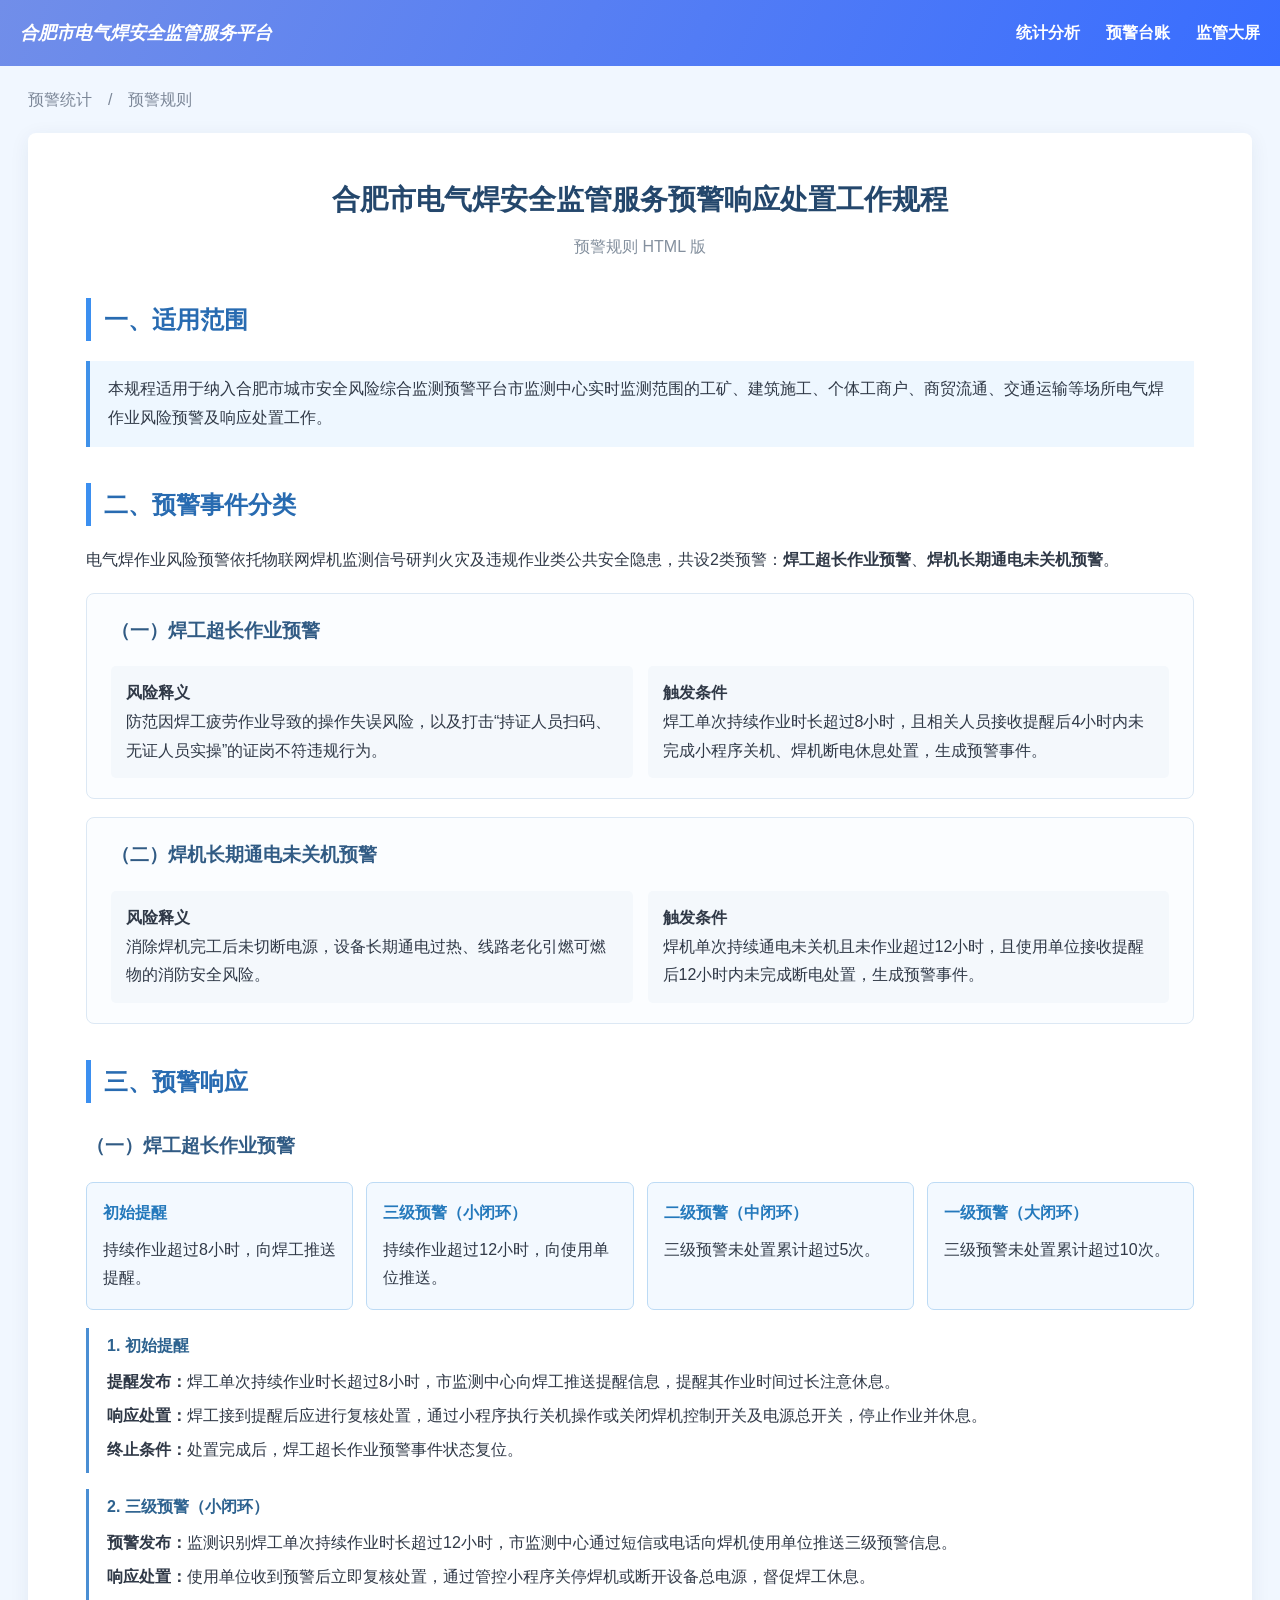
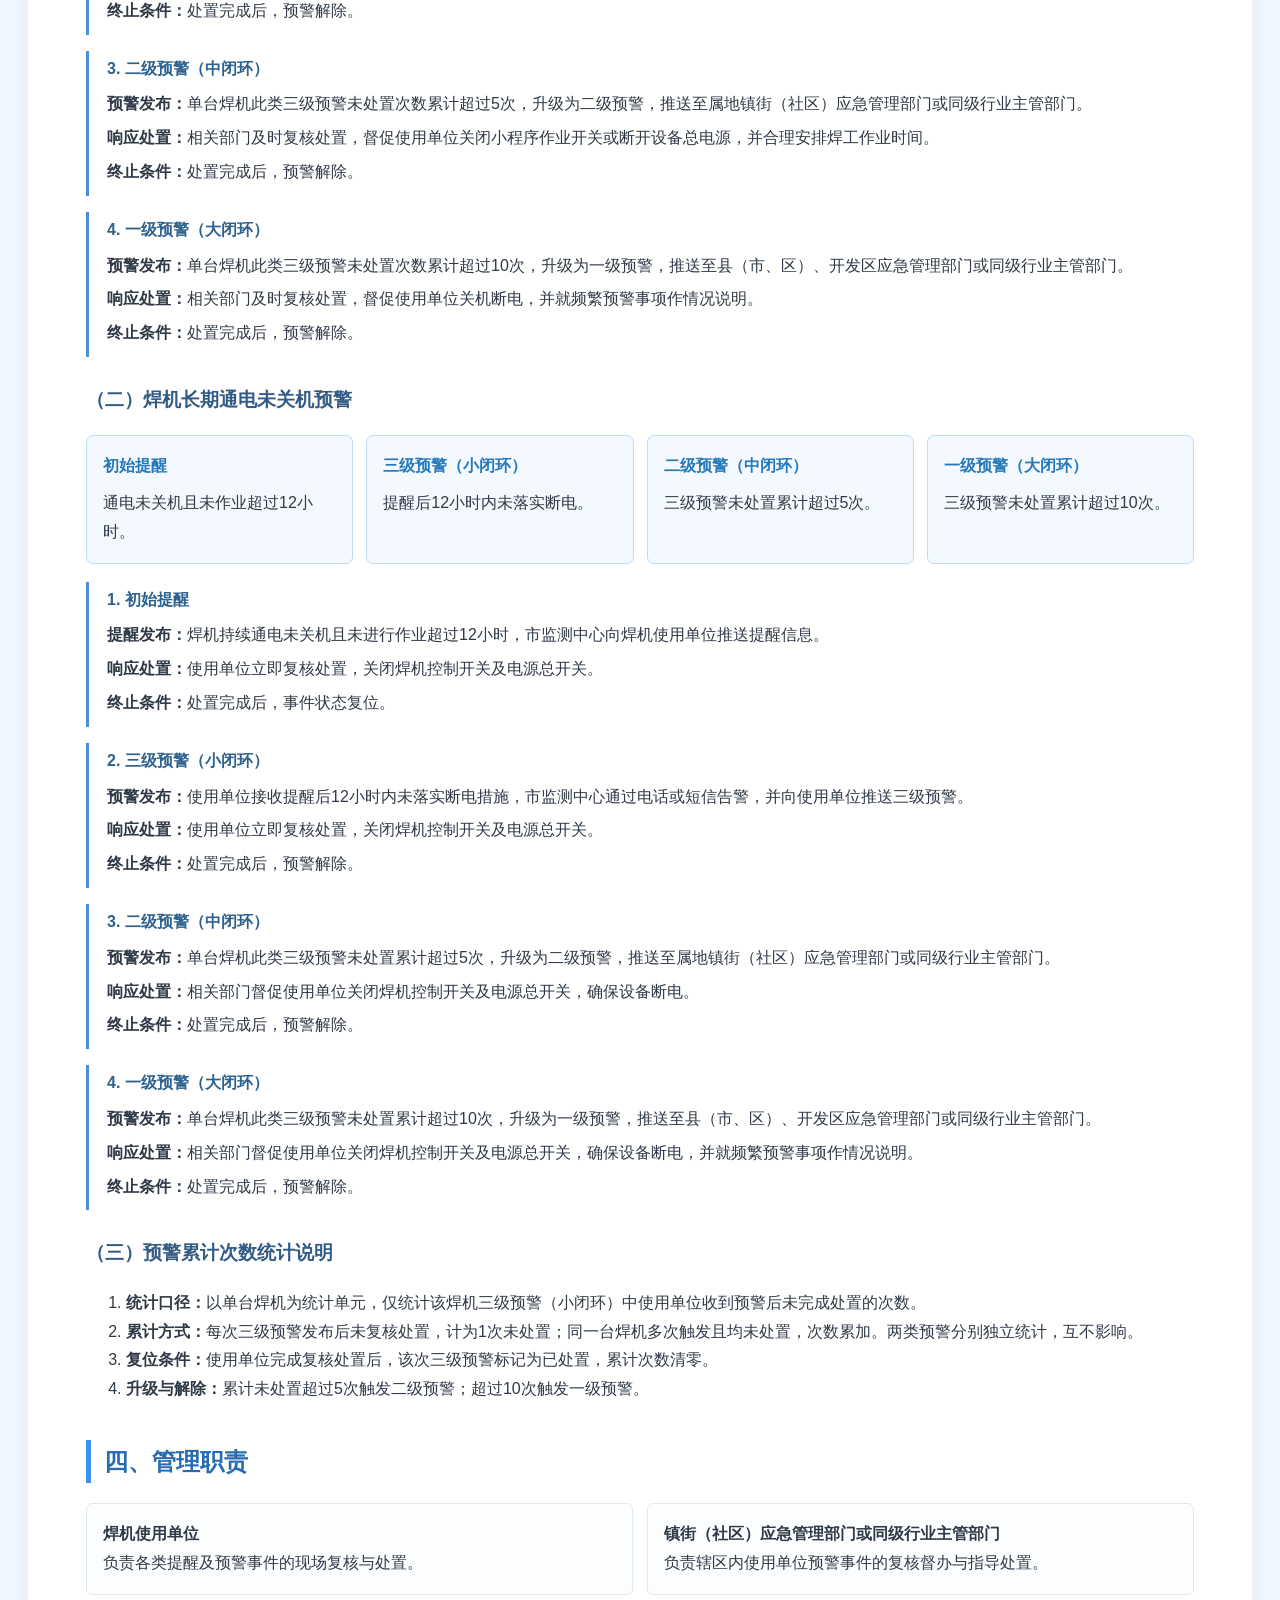
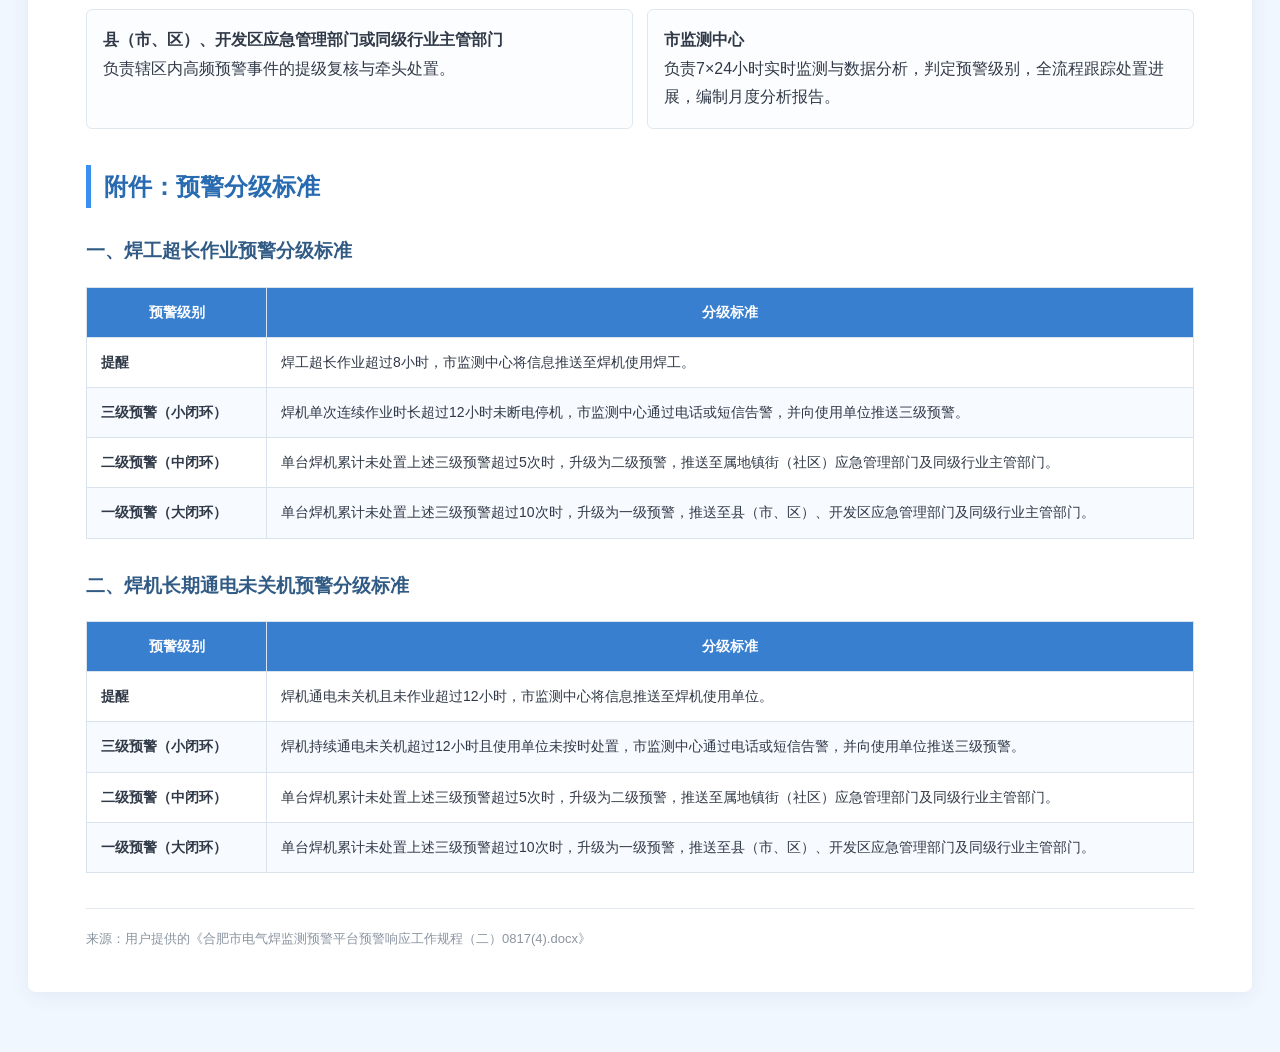
<file: pages/warning-rules.html>
<!doctype html><html lang="zh-CN"><head><meta charset="UTF-8"><meta name="viewport" content="width=device-width,initial-scale=1"><title>预警规则 - 合肥市电气焊安全监管服务平台</title><style>
*{box-sizing:border-box}html{scroll-behavior:smooth}body{margin:0;background:#f1f7ff;color:#303947;font-family:"Microsoft YaHei",Arial,sans-serif;line-height:1.8}.top{height:66px;background:linear-gradient(115deg,#718ee9,#386dff);color:#fff;display:flex;align-items:center;padding:0 20px;font-weight:800;position:sticky;top:0;z-index:10}.brand{font-size:18px;font-style:italic}.topnav{margin-left:auto;display:flex;gap:26px}.topnav a{color:#fff;text-decoration:none}.layout{display:block;min-height:calc(100vh - 66px)}.nav{padding:16px 23px;color:#626b78}.nav span{float:right}.nav.group{color:#477aff}.sub{display:block;padding:16px 52px;text-decoration:none;color:#586273}.sub.active{background:#0b8ff3;color:#fff;font-weight:700}.content{padding:20px 28px 60px;max-width:1350px;width:100%;margin:auto}.crumb{color:#7c8798;margin-bottom:18px}.paper{background:#fff;border-radius:8px;box-shadow:0 4px 20px #17355512;padding:42px 58px}.paper h1{text-align:center;color:#24476c;font-size:28px;margin:0 0 8px}.subtitle{text-align:center;color:#84909e;margin-bottom:35px}.paper h2{margin-top:36px;color:#286bb1;border-left:5px solid #3b8ff0;padding-left:13px}.paper h3{color:#315b84;margin-top:26px}.lead{background:#eef7ff;border-left:4px solid #3f91e9;padding:14px 18px}.warning-type{border:1px solid #dce8f4;border-radius:8px;padding:20px 24px;margin:18px 0;background:#fbfdff}.warning-type h3{margin-top:0}.meta{display:grid;grid-template-columns:1fr 1fr;gap:15px}.meta div{background:#f4f8fc;padding:13px 15px;border-radius:5px}.flow{display:grid;grid-template-columns:repeat(4,1fr);gap:13px;margin:18px 0}.step{border:1px solid #bddbf5;background:#f3f9ff;border-radius:7px;padding:16px}.step b{display:block;color:#2479bc;margin-bottom:8px}.response{border-left:3px solid #4a8ed3;margin:16px 0;padding:4px 0 4px 18px}.response h4{margin:0 0 7px;color:#2d628f}.response p{margin:5px 0}.rule-table{width:100%;border-collapse:collapse;margin:16px 0 30px;font-size:14px}.rule-table th{background:#397fd0;color:#fff}.rule-table th,.rule-table td{border:1px solid #d8e3ed;padding:12px 14px;vertical-align:top}.rule-table th:first-child,.rule-table td:first-child{width:180px;font-weight:700}.rule-table tr:nth-child(even) td{background:#f7faff}.duties{display:grid;grid-template-columns:1fr 1fr;gap:14px}.duty{border:1px solid #e0e8ef;border-radius:6px;padding:16px;background:#fcfdff}.note{background:#fff8e8;border-left:4px solid #f0a51d;padding:14px 18px}.source{margin-top:35px;padding-top:18px;border-top:1px solid #e2e8ee;color:#8b95a1;font-size:13px}@media(max-width:950px){.layout{grid-template-columns:1fr}aside{display:none}.paper{padding:28px 20px}.meta,.duties{grid-template-columns:1fr}.flow{grid-template-columns:1fr 1fr}.content{padding:14px}}
</style></head><body><header class="top"><div class="brand">合肥市电气焊安全监管服务平台</div><nav class="topnav"><a href="analytics.html">统计分析</a><a href="ledger.html">预警台账</a><a href="index.html">监管大屏</a></nav></header><div class="layout"><main class="content"><div class="crumb">预警统计　/　预警规则</div><article class="paper"><h1>合肥市电气焊安全监管服务预警响应处置工作规程</h1><div class="subtitle">预警规则 HTML 版</div><h2>一、适用范围</h2><p class="lead">本规程适用于纳入合肥市城市安全风险综合监测预警平台市监测中心实时监测范围的工矿、建筑施工、个体工商户、商贸流通、交通运输等场所电气焊作业风险预警及响应处置工作。</p><h2>二、预警事件分类</h2><p>电气焊作业风险预警依托物联网焊机监测信号研判火灾及违规作业类公共安全隐患，共设2类预警：<b>焊工超长作业预警</b>、<b>焊机长期通电未关机预警</b>。</p><section class="warning-type"><h3>（一）焊工超长作业预警</h3><div class="meta"><div><b>风险释义</b><br>防范因焊工疲劳作业导致的操作失误风险，以及打击“持证人员扫码、无证人员实操”的证岗不符违规行为。</div><div><b>触发条件</b><br>焊工单次持续作业时长超过8小时，且相关人员接收提醒后4小时内未完成小程序关机、焊机断电休息处置，生成预警事件。</div></div></section><section class="warning-type"><h3>（二）焊机长期通电未关机预警</h3><div class="meta"><div><b>风险释义</b><br>消除焊机完工后未切断电源，设备长期通电过热、线路老化引燃可燃物的消防安全风险。</div><div><b>触发条件</b><br>焊机单次持续通电未关机且未作业超过12小时，且使用单位接收提醒后12小时内未完成断电处置，生成预警事件。</div></div></section><h2>三、预警响应</h2><h3>（一）焊工超长作业预警</h3><div class="flow"><div class="step"><b>初始提醒</b>持续作业超过8小时，向焊工推送提醒。</div><div class="step"><b>三级预警（小闭环）</b>持续作业超过12小时，向使用单位推送。</div><div class="step"><b>二级预警（中闭环）</b>三级预警未处置累计超过5次。</div><div class="step"><b>一级预警（大闭环）</b>三级预警未处置累计超过10次。</div></div><div class="response"><h4>1. 初始提醒</h4><p><b>提醒发布：</b>焊工单次持续作业时长超过8小时，市监测中心向焊工推送提醒信息，提醒其作业时间过长注意休息。</p><p><b>响应处置：</b>焊工接到提醒后应进行复核处置，通过小程序执行关机操作或关闭焊机控制开关及电源总开关，停止作业并休息。</p><p><b>终止条件：</b>处置完成后，焊工超长作业预警事件状态复位。</p></div><div class="response"><h4>2. 三级预警（小闭环）</h4><p><b>预警发布：</b>监测识别焊工单次持续作业时长超过12小时，市监测中心通过短信或电话向焊机使用单位推送三级预警信息。</p><p><b>响应处置：</b>使用单位收到预警后立即复核处置，通过管控小程序关停焊机或断开设备总电源，督促焊工休息。</p><p><b>终止条件：</b>处置完成后，预警解除。</p></div><div class="response"><h4>3. 二级预警（中闭环）</h4><p><b>预警发布：</b>单台焊机此类三级预警未处置次数累计超过5次，升级为二级预警，推送至属地镇街（社区）应急管理部门或同级行业主管部门。</p><p><b>响应处置：</b>相关部门及时复核处置，督促使用单位关闭小程序作业开关或断开设备总电源，并合理安排焊工作业时间。</p><p><b>终止条件：</b>处置完成后，预警解除。</p></div><div class="response"><h4>4. 一级预警（大闭环）</h4><p><b>预警发布：</b>单台焊机此类三级预警未处置次数累计超过10次，升级为一级预警，推送至县（市、区）、开发区应急管理部门或同级行业主管部门。</p><p><b>响应处置：</b>相关部门及时复核处置，督促使用单位关机断电，并就频繁预警事项作情况说明。</p><p><b>终止条件：</b>处置完成后，预警解除。</p></div><h3>（二）焊机长期通电未关机预警</h3><div class="flow"><div class="step"><b>初始提醒</b>通电未关机且未作业超过12小时。</div><div class="step"><b>三级预警（小闭环）</b>提醒后12小时内未落实断电。</div><div class="step"><b>二级预警（中闭环）</b>三级预警未处置累计超过5次。</div><div class="step"><b>一级预警（大闭环）</b>三级预警未处置累计超过10次。</div></div><div class="response"><h4>1. 初始提醒</h4><p><b>提醒发布：</b>焊机持续通电未关机且未进行作业超过12小时，市监测中心向焊机使用单位推送提醒信息。</p><p><b>响应处置：</b>使用单位立即复核处置，关闭焊机控制开关及电源总开关。</p><p><b>终止条件：</b>处置完成后，事件状态复位。</p></div><div class="response"><h4>2. 三级预警（小闭环）</h4><p><b>预警发布：</b>使用单位接收提醒后12小时内未落实断电措施，市监测中心通过电话或短信告警，并向使用单位推送三级预警。</p><p><b>响应处置：</b>使用单位立即复核处置，关闭焊机控制开关及电源总开关。</p><p><b>终止条件：</b>处置完成后，预警解除。</p></div><div class="response"><h4>3. 二级预警（中闭环）</h4><p><b>预警发布：</b>单台焊机此类三级预警未处置累计超过5次，升级为二级预警，推送至属地镇街（社区）应急管理部门或同级行业主管部门。</p><p><b>响应处置：</b>相关部门督促使用单位关闭焊机控制开关及电源总开关，确保设备断电。</p><p><b>终止条件：</b>处置完成后，预警解除。</p></div><div class="response"><h4>4. 一级预警（大闭环）</h4><p><b>预警发布：</b>单台焊机此类三级预警未处置累计超过10次，升级为一级预警，推送至县（市、区）、开发区应急管理部门或同级行业主管部门。</p><p><b>响应处置：</b>相关部门督促使用单位关闭焊机控制开关及电源总开关，确保设备断电，并就频繁预警事项作情况说明。</p><p><b>终止条件：</b>处置完成后，预警解除。</p></div><h3>（三）预警累计次数统计说明</h3><ol><li><b>统计口径：</b>以单台焊机为统计单元，仅统计该焊机三级预警（小闭环）中使用单位收到预警后未完成处置的次数。</li><li><b>累计方式：</b>每次三级预警发布后未复核处置，计为1次未处置；同一台焊机多次触发且均未处置，次数累加。两类预警分别独立统计，互不影响。</li><li><b>复位条件：</b>使用单位完成复核处置后，该次三级预警标记为已处置，累计次数清零。</li><li><b>升级与解除：</b>累计未处置超过5次触发二级预警；超过10次触发一级预警。</li></ol><h2>四、管理职责</h2><div class="duties"><div class="duty"><b>焊机使用单位</b><br>负责各类提醒及预警事件的现场复核与处置。</div><div class="duty"><b>镇街（社区）应急管理部门或同级行业主管部门</b><br>负责辖区内使用单位预警事件的复核督办与指导处置。</div><div class="duty"><b>县（市、区）、开发区应急管理部门或同级行业主管部门</b><br>负责辖区内高频预警事件的提级复核与牵头处置。</div><div class="duty"><b>市监测中心</b><br>负责7×24小时实时监测与数据分析，判定预警级别，全流程跟踪处置进展，编制月度分析报告。</div></div><h2>附件：预警分级标准</h2><h3>一、焊工超长作业预警分级标准</h3><table class="rule-table"><thead><tr><th>预警级别</th><th>分级标准</th></tr></thead><tbody><tr><td>提醒</td><td>焊工超长作业超过8小时，市监测中心将信息推送至焊机使用焊工。</td></tr><tr><td>三级预警（小闭环）</td><td>焊机单次连续作业时长超过12小时未断电停机，市监测中心通过电话或短信告警，并向使用单位推送三级预警。</td></tr><tr><td>二级预警（中闭环）</td><td>单台焊机累计未处置上述三级预警超过5次时，升级为二级预警，推送至属地镇街（社区）应急管理部门及同级行业主管部门。</td></tr><tr><td>一级预警（大闭环）</td><td>单台焊机累计未处置上述三级预警超过10次时，升级为一级预警，推送至县（市、区）、开发区应急管理部门及同级行业主管部门。</td></tr></tbody></table><h3>二、焊机长期通电未关机预警分级标准</h3><table class="rule-table"><thead><tr><th>预警级别</th><th>分级标准</th></tr></thead><tbody><tr><td>提醒</td><td>焊机通电未关机且未作业超过12小时，市监测中心将信息推送至焊机使用单位。</td></tr><tr><td>三级预警（小闭环）</td><td>焊机持续通电未关机超过12小时且使用单位未按时处置，市监测中心通过电话或短信告警，并向使用单位推送三级预警。</td></tr><tr><td>二级预警（中闭环）</td><td>单台焊机累计未处置上述三级预警超过5次时，升级为二级预警，推送至属地镇街（社区）应急管理部门及同级行业主管部门。</td></tr><tr><td>一级预警（大闭环）</td><td>单台焊机累计未处置上述三级预警超过10次时，升级为一级预警，推送至县（市、区）、开发区应急管理部门及同级行业主管部门。</td></tr></tbody></table><div class="source">来源：用户提供的《合肥市电气焊监测预警平台预警响应工作规程（二）0817(4).docx》</div></article></main></div></body></html>
</file>
<file: assets/version-scope.css>
.scope-trigger{display:inline-flex;align-items:center;white-space:nowrap;border:1px solid #ffffff80;border-radius:6px;padding:5px 10px;color:white;background:#ffffff20;font:inherit;cursor:pointer}.scope-dialog{width:min(1450px,96vw);max-width:96vw;max-height:90vh;padding:0;border:0;border-radius:10px;color:#162a3a}.scope-dialog::backdrop{background:#18263899}.scope-head{display:flex;align-items:center;justify-content:space-between;padding:12px 18px;background:white}.scope-head h2{margin:0;font-size:19px}.scope-head button{padding:6px 12px;border:1px solid #bacad8;border-radius:5px;background:white;color:#243a4b;cursor:pointer}.scope-scroll{overflow:auto;max-height:calc(90vh - 55px);padding:0 14px 14px}.scope-dialog table{width:100%;min-width:1170px;border-collapse:collapse;table-layout:auto;font-size:13px}.scope-dialog th,.scope-dialog td{border:1px solid #799b91;padding:7px;white-space:normal;height:auto;text-align:left;line-height:1.5}.scope-dialog th{position:sticky;top:0;background:#a2c3f5;white-space:nowrap;z-index:1}.scope-dialog td{background:#a9dec5;color:#162a3a}.scope-dialog td[rowspan]{background:white;min-width:68px}.scope-dialog td:nth-last-child(4){min-width:425px}.scope-dialog td:nth-last-child(-n+3){background:#f9fcfa;white-space:nowrap}.scope-tag{background:#d0eafa;padding:2px 5px;border-radius:3px;white-space:nowrap}.scope-state{background:#ffd5d4}.scope-common{background:#bcebd4}.scope-dialog strong{color:#a31915}
</file>
<file: assets/station-map/leaflet.css>
/* required styles */

.leaflet-pane,
.leaflet-tile,
.leaflet-marker-icon,
.leaflet-marker-shadow,
.leaflet-tile-container,
.leaflet-pane > svg,
.leaflet-pane > canvas,
.leaflet-zoom-box,
.leaflet-image-layer,
.leaflet-layer {
	position: absolute;
	left: 0;
	top: 0;
	}
.leaflet-container {
	overflow: hidden;
	}
.leaflet-tile,
.leaflet-marker-icon,
.leaflet-marker-shadow {
	-webkit-user-select: none;
	   -moz-user-select: none;
	        user-select: none;
	  -webkit-user-drag: none;
	}
/* Prevents IE11 from highlighting tiles in blue */
.leaflet-tile::selection {
	background: transparent;
}
/* Safari renders non-retina tile on retina better with this, but Chrome is worse */
.leaflet-safari .leaflet-tile {
	image-rendering: -webkit-optimize-contrast;
	}
/* hack that prevents hw layers "stretching" when loading new tiles */
.leaflet-safari .leaflet-tile-container {
	width: 1600px;
	height: 1600px;
	-webkit-transform-origin: 0 0;
	}
.leaflet-marker-icon,
.leaflet-marker-shadow {
	display: block;
	}
/* .leaflet-container svg: reset svg max-width decleration shipped in Joomla! (joomla.org) 3.x */
/* .leaflet-container img: map is broken in FF if you have max-width: 100% on tiles */
.leaflet-container .leaflet-overlay-pane svg {
	max-width: none !important;
	max-height: none !important;
	}
.leaflet-container .leaflet-marker-pane img,
.leaflet-container .leaflet-shadow-pane img,
.leaflet-container .leaflet-tile-pane img,
.leaflet-container img.leaflet-image-layer,
.leaflet-container .leaflet-tile {
	max-width: none !important;
	max-height: none !important;
	width: auto;
	padding: 0;
	}

.leaflet-container img.leaflet-tile {
	/* See: https://bugs.chromium.org/p/chromium/issues/detail?id=600120 */
	mix-blend-mode: plus-lighter;
}

.leaflet-container.leaflet-touch-zoom {
	-ms-touch-action: pan-x pan-y;
	touch-action: pan-x pan-y;
	}
.leaflet-container.leaflet-touch-drag {
	-ms-touch-action: pinch-zoom;
	/* Fallback for FF which doesn't support pinch-zoom */
	touch-action: none;
	touch-action: pinch-zoom;
}
.leaflet-container.leaflet-touch-drag.leaflet-touch-zoom {
	-ms-touch-action: none;
	touch-action: none;
}
.leaflet-container {
	-webkit-tap-highlight-color: transparent;
}
.leaflet-container a {
	-webkit-tap-highlight-color: rgba(51, 181, 229, 0.4);
}
.leaflet-tile {
	filter: inherit;
	visibility: hidden;
	}
.leaflet-tile-loaded {
	visibility: inherit;
	}
.leaflet-zoom-box {
	width: 0;
	height: 0;
	-moz-box-sizing: border-box;
	     box-sizing: border-box;
	z-index: 800;
	}
/* workaround for https://bugzilla.mozilla.org/show_bug.cgi?id=888319 */
.leaflet-overlay-pane svg {
	-moz-user-select: none;
	}

.leaflet-pane         { z-index: 400; }

.leaflet-tile-pane    { z-index: 200; }
.leaflet-overlay-pane { z-index: 400; }
.leaflet-shadow-pane  { z-index: 500; }
.leaflet-marker-pane  { z-index: 600; }
.leaflet-tooltip-pane   { z-index: 650; }
.leaflet-popup-pane   { z-index: 700; }

.leaflet-map-pane canvas { z-index: 100; }
.leaflet-map-pane svg    { z-index: 200; }

.leaflet-vml-shape {
	width: 1px;
	height: 1px;
	}
.lvml {
	behavior: url(#default#VML);
	display: inline-block;
	position: absolute;
	}


/* control positioning */

.leaflet-control {
	position: relative;
	z-index: 800;
	pointer-events: visiblePainted; /* IE 9-10 doesn't have auto */
	pointer-events: auto;
	}
.leaflet-top,
.leaflet-bottom {
	position: absolute;
	z-index: 1000;
	pointer-events: none;
	}
.leaflet-top {
	top: 0;
	}
.leaflet-right {
	right: 0;
	}
.leaflet-bottom {
	bottom: 0;
	}
.leaflet-left {
	left: 0;
	}
.leaflet-control {
	float: left;
	clear: both;
	}
.leaflet-right .leaflet-control {
	float: right;
	}
.leaflet-top .leaflet-control {
	margin-top: 10px;
	}
.leaflet-bottom .leaflet-control {
	margin-bottom: 10px;
	}
.leaflet-left .leaflet-control {
	margin-left: 10px;
	}
.leaflet-right .leaflet-control {
	margin-right: 10px;
	}


/* zoom and fade animations */

.leaflet-fade-anim .leaflet-popup {
	opacity: 0;
	-webkit-transition: opacity 0.2s linear;
	   -moz-transition: opacity 0.2s linear;
	        transition: opacity 0.2s linear;
	}
.leaflet-fade-anim .leaflet-map-pane .leaflet-popup {
	opacity: 1;
	}
.leaflet-zoom-animated {
	-webkit-transform-origin: 0 0;
	    -ms-transform-origin: 0 0;
	        transform-origin: 0 0;
	}
svg.leaflet-zoom-animated {
	will-change: transform;
}

.leaflet-zoom-anim .leaflet-zoom-animated {
	-webkit-transition: -webkit-transform 0.25s cubic-bezier(0,0,0.25,1);
	   -moz-transition:    -moz-transform 0.25s cubic-bezier(0,0,0.25,1);
	        transition:         transform 0.25s cubic-bezier(0,0,0.25,1);
	}
.leaflet-zoom-anim .leaflet-tile,
.leaflet-pan-anim .leaflet-tile {
	-webkit-transition: none;
	   -moz-transition: none;
	        transition: none;
	}

.leaflet-zoom-anim .leaflet-zoom-hide {
	visibility: hidden;
	}


/* cursors */

.leaflet-interactive {
	cursor: pointer;
	}
.leaflet-grab {
	cursor: -webkit-grab;
	cursor:    -moz-grab;
	cursor:         grab;
	}
.leaflet-crosshair,
.leaflet-crosshair .leaflet-interactive {
	cursor: crosshair;
	}
.leaflet-popup-pane,
.leaflet-control {
	cursor: auto;
	}
.leaflet-dragging .leaflet-grab,
.leaflet-dragging .leaflet-grab .leaflet-interactive,
.leaflet-dragging .leaflet-marker-draggable {
	cursor: move;
	cursor: -webkit-grabbing;
	cursor:    -moz-grabbing;
	cursor:         grabbing;
	}

/* marker & overlays interactivity */
.leaflet-marker-icon,
.leaflet-marker-shadow,
.leaflet-image-layer,
.leaflet-pane > svg path,
.leaflet-tile-container {
	pointer-events: none;
	}

.leaflet-marker-icon.leaflet-interactive,
.leaflet-image-layer.leaflet-interactive,
.leaflet-pane > svg path.leaflet-interactive,
svg.leaflet-image-layer.leaflet-interactive path {
	pointer-events: visiblePainted; /* IE 9-10 doesn't have auto */
	pointer-events: auto;
	}

/* visual tweaks */

.leaflet-container {
	background: #ddd;
	outline-offset: 1px;
	}
.leaflet-container a {
	color: #0078A8;
	}
.leaflet-zoom-box {
	border: 2px dotted #38f;
	background: rgba(255,255,255,0.5);
	}


/* general typography */
.leaflet-container {
	font-family: "Helvetica Neue", Arial, Helvetica, sans-serif;
	font-size: 12px;
	font-size: 0.75rem;
	line-height: 1.5;
	}


/* general toolbar styles */

.leaflet-bar {
	box-shadow: 0 1px 5px rgba(0,0,0,0.65);
	border-radius: 4px;
	}
.leaflet-bar a {
	background-color: #fff;
	border-bottom: 1px solid #ccc;
	width: 26px;
	height: 26px;
	line-height: 26px;
	display: block;
	text-align: center;
	text-decoration: none;
	color: black;
	}
.leaflet-bar a,
.leaflet-control-layers-toggle {
	background-position: 50% 50%;
	background-repeat: no-repeat;
	display: block;
	}
.leaflet-bar a:hover,
.leaflet-bar a:focus {
	background-color: #f4f4f4;
	}
.leaflet-bar a:first-child {
	border-top-left-radius: 4px;
	border-top-right-radius: 4px;
	}
.leaflet-bar a:last-child {
	border-bottom-left-radius: 4px;
	border-bottom-right-radius: 4px;
	border-bottom: none;
	}
.leaflet-bar a.leaflet-disabled {
	cursor: default;
	background-color: #f4f4f4;
	color: #bbb;
	}

.leaflet-touch .leaflet-bar a {
	width: 30px;
	height: 30px;
	line-height: 30px;
	}
.leaflet-touch .leaflet-bar a:first-child {
	border-top-left-radius: 2px;
	border-top-right-radius: 2px;
	}
.leaflet-touch .leaflet-bar a:last-child {
	border-bottom-left-radius: 2px;
	border-bottom-right-radius: 2px;
	}

/* zoom control */

.leaflet-control-zoom-in,
.leaflet-control-zoom-out {
	font: bold 18px 'Lucida Console', Monaco, monospace;
	text-indent: 1px;
	}

.leaflet-touch .leaflet-control-zoom-in, .leaflet-touch .leaflet-control-zoom-out  {
	font-size: 22px;
	}


/* layers control */

.leaflet-control-layers {
	box-shadow: 0 1px 5px rgba(0,0,0,0.4);
	background: #fff;
	border-radius: 5px;
	}
.leaflet-control-layers-toggle {
	background-image: url(images/layers.png);
	width: 36px;
	height: 36px;
	}
.leaflet-retina .leaflet-control-layers-toggle {
	background-image: url(images/layers-2x.png);
	background-size: 26px 26px;
	}
.leaflet-touch .leaflet-control-layers-toggle {
	width: 44px;
	height: 44px;
	}
.leaflet-control-layers .leaflet-control-layers-list,
.leaflet-control-layers-expanded .leaflet-control-layers-toggle {
	display: none;
	}
.leaflet-control-layers-expanded .leaflet-control-layers-list {
	display: block;
	position: relative;
	}
.leaflet-control-layers-expanded {
	padding: 6px 10px 6px 6px;
	color: #333;
	background: #fff;
	}
.leaflet-control-layers-scrollbar {
	overflow-y: scroll;
	overflow-x: hidden;
	padding-right: 5px;
	}
.leaflet-control-layers-selector {
	margin-top: 2px;
	position: relative;
	top: 1px;
	}
.leaflet-control-layers label {
	display: block;
	font-size: 13px;
	font-size: 1.08333em;
	}
.leaflet-control-layers-separator {
	height: 0;
	border-top: 1px solid #ddd;
	margin: 5px -10px 5px -6px;
	}

/* Default icon URLs */
.leaflet-default-icon-path { /* used only in path-guessing heuristic, see L.Icon.Default */
	background-image: url(images/marker-icon.png);
	}


/* attribution and scale controls */

.leaflet-container .leaflet-control-attribution {
	background: #fff;
	background: rgba(255, 255, 255, 0.8);
	margin: 0;
	}
.leaflet-control-attribution,
.leaflet-control-scale-line {
	padding: 0 5px;
	color: #333;
	line-height: 1.4;
	}
.leaflet-control-attribution a {
	text-decoration: none;
	}
.leaflet-control-attribution a:hover,
.leaflet-control-attribution a:focus {
	text-decoration: underline;
	}
.leaflet-attribution-flag {
	display: inline !important;
	vertical-align: baseline !important;
	width: 1em;
	height: 0.6669em;
	}
.leaflet-left .leaflet-control-scale {
	margin-left: 5px;
	}
.leaflet-bottom .leaflet-control-scale {
	margin-bottom: 5px;
	}
.leaflet-control-scale-line {
	border: 2px solid #777;
	border-top: none;
	line-height: 1.1;
	padding: 2px 5px 1px;
	white-space: nowrap;
	-moz-box-sizing: border-box;
	     box-sizing: border-box;
	background: rgba(255, 255, 255, 0.8);
	text-shadow: 1px 1px #fff;
	}
.leaflet-control-scale-line:not(:first-child) {
	border-top: 2px solid #777;
	border-bottom: none;
	margin-top: -2px;
	}
.leaflet-control-scale-line:not(:first-child):not(:last-child) {
	border-bottom: 2px solid #777;
	}

.leaflet-touch .leaflet-control-attribution,
.leaflet-touch .leaflet-control-layers,
.leaflet-touch .leaflet-bar {
	box-shadow: none;
	}
.leaflet-touch .leaflet-control-layers,
.leaflet-touch .leaflet-bar {
	border: 2px solid rgba(0,0,0,0.2);
	background-clip: padding-box;
	}


/* popup */

.leaflet-popup {
	position: absolute;
	text-align: center;
	margin-bottom: 20px;
	}
.leaflet-popup-content-wrapper {
	padding: 1px;
	text-align: left;
	border-radius: 12px;
	}
.leaflet-popup-content {
	margin: 13px 24px 13px 20px;
	line-height: 1.3;
	font-size: 13px;
	font-size: 1.08333em;
	min-height: 1px;
	}
.leaflet-popup-content p {
	margin: 17px 0;
	margin: 1.3em 0;
	}
.leaflet-popup-tip-container {
	width: 40px;
	height: 20px;
	position: absolute;
	left: 50%;
	margin-top: -1px;
	margin-left: -20px;
	overflow: hidden;
	pointer-events: none;
	}
.leaflet-popup-tip {
	width: 17px;
	height: 17px;
	padding: 1px;

	margin: -10px auto 0;
	pointer-events: auto;

	-webkit-transform: rotate(45deg);
	   -moz-transform: rotate(45deg);
	    -ms-transform: rotate(45deg);
	        transform: rotate(45deg);
	}
.leaflet-popup-content-wrapper,
.leaflet-popup-tip {
	background: white;
	color: #333;
	box-shadow: 0 3px 14px rgba(0,0,0,0.4);
	}
.leaflet-container a.leaflet-popup-close-button {
	position: absolute;
	top: 0;
	right: 0;
	border: none;
	text-align: center;
	width: 24px;
	height: 24px;
	font: 16px/24px Tahoma, Verdana, sans-serif;
	color: #757575;
	text-decoration: none;
	background: transparent;
	}
.leaflet-container a.leaflet-popup-close-button:hover,
.leaflet-container a.leaflet-popup-close-button:focus {
	color: #585858;
	}
.leaflet-popup-scrolled {
	overflow: auto;
	}

.leaflet-oldie .leaflet-popup-content-wrapper {
	-ms-zoom: 1;
	}
.leaflet-oldie .leaflet-popup-tip {
	width: 24px;
	margin: 0 auto;

	-ms-filter: "progid:DXImageTransform.Microsoft.Matrix(M11=0.70710678, M12=0.70710678, M21=-0.70710678, M22=0.70710678)";
	filter: progid:DXImageTransform.Microsoft.Matrix(M11=0.70710678, M12=0.70710678, M21=-0.70710678, M22=0.70710678);
	}

.leaflet-oldie .leaflet-control-zoom,
.leaflet-oldie .leaflet-control-layers,
.leaflet-oldie .leaflet-popup-content-wrapper,
.leaflet-oldie .leaflet-popup-tip {
	border: 1px solid #999;
	}


/* div icon */

.leaflet-div-icon {
	background: #fff;
	border: 1px solid #666;
	}


/* Tooltip */
/* Base styles for the element that has a tooltip */
.leaflet-tooltip {
	position: absolute;
	padding: 6px;
	background-color: #fff;
	border: 1px solid #fff;
	border-radius: 3px;
	color: #222;
	white-space: nowrap;
	-webkit-user-select: none;
	-moz-user-select: none;
	-ms-user-select: none;
	user-select: none;
	pointer-events: none;
	box-shadow: 0 1px 3px rgba(0,0,0,0.4);
	}
.leaflet-tooltip.leaflet-interactive {
	cursor: pointer;
	pointer-events: auto;
	}
.leaflet-tooltip-top:before,
.leaflet-tooltip-bottom:before,
.leaflet-tooltip-left:before,
.leaflet-tooltip-right:before {
	position: absolute;
	pointer-events: none;
	border: 6px solid transparent;
	background: transparent;
	content: "";
	}

/* Directions */

.leaflet-tooltip-bottom {
	margin-top: 6px;
}
.leaflet-tooltip-top {
	margin-top: -6px;
}
.leaflet-tooltip-bottom:before,
.leaflet-tooltip-top:before {
	left: 50%;
	margin-left: -6px;
	}
.leaflet-tooltip-top:before {
	bottom: 0;
	margin-bottom: -12px;
	border-top-color: #fff;
	}
.leaflet-tooltip-bottom:before {
	top: 0;
	margin-top: -12px;
	margin-left: -6px;
	border-bottom-color: #fff;
	}
.leaflet-tooltip-left {
	margin-left: -6px;
}
.leaflet-tooltip-right {
	margin-left: 6px;
}
.leaflet-tooltip-left:before,
.leaflet-tooltip-right:before {
	top: 50%;
	margin-top: -6px;
	}
.leaflet-tooltip-left:before {
	right: 0;
	margin-right: -12px;
	border-left-color: #fff;
	}
.leaflet-tooltip-right:before {
	left: 0;
	margin-left: -12px;
	border-right-color: #fff;
	}

/* Printing */

@media print {
	/* Prevent printers from removing background-images of controls. */
	.leaflet-control {
		-webkit-print-color-adjust: exact;
		print-color-adjust: exact;
		}
	}
</file>
